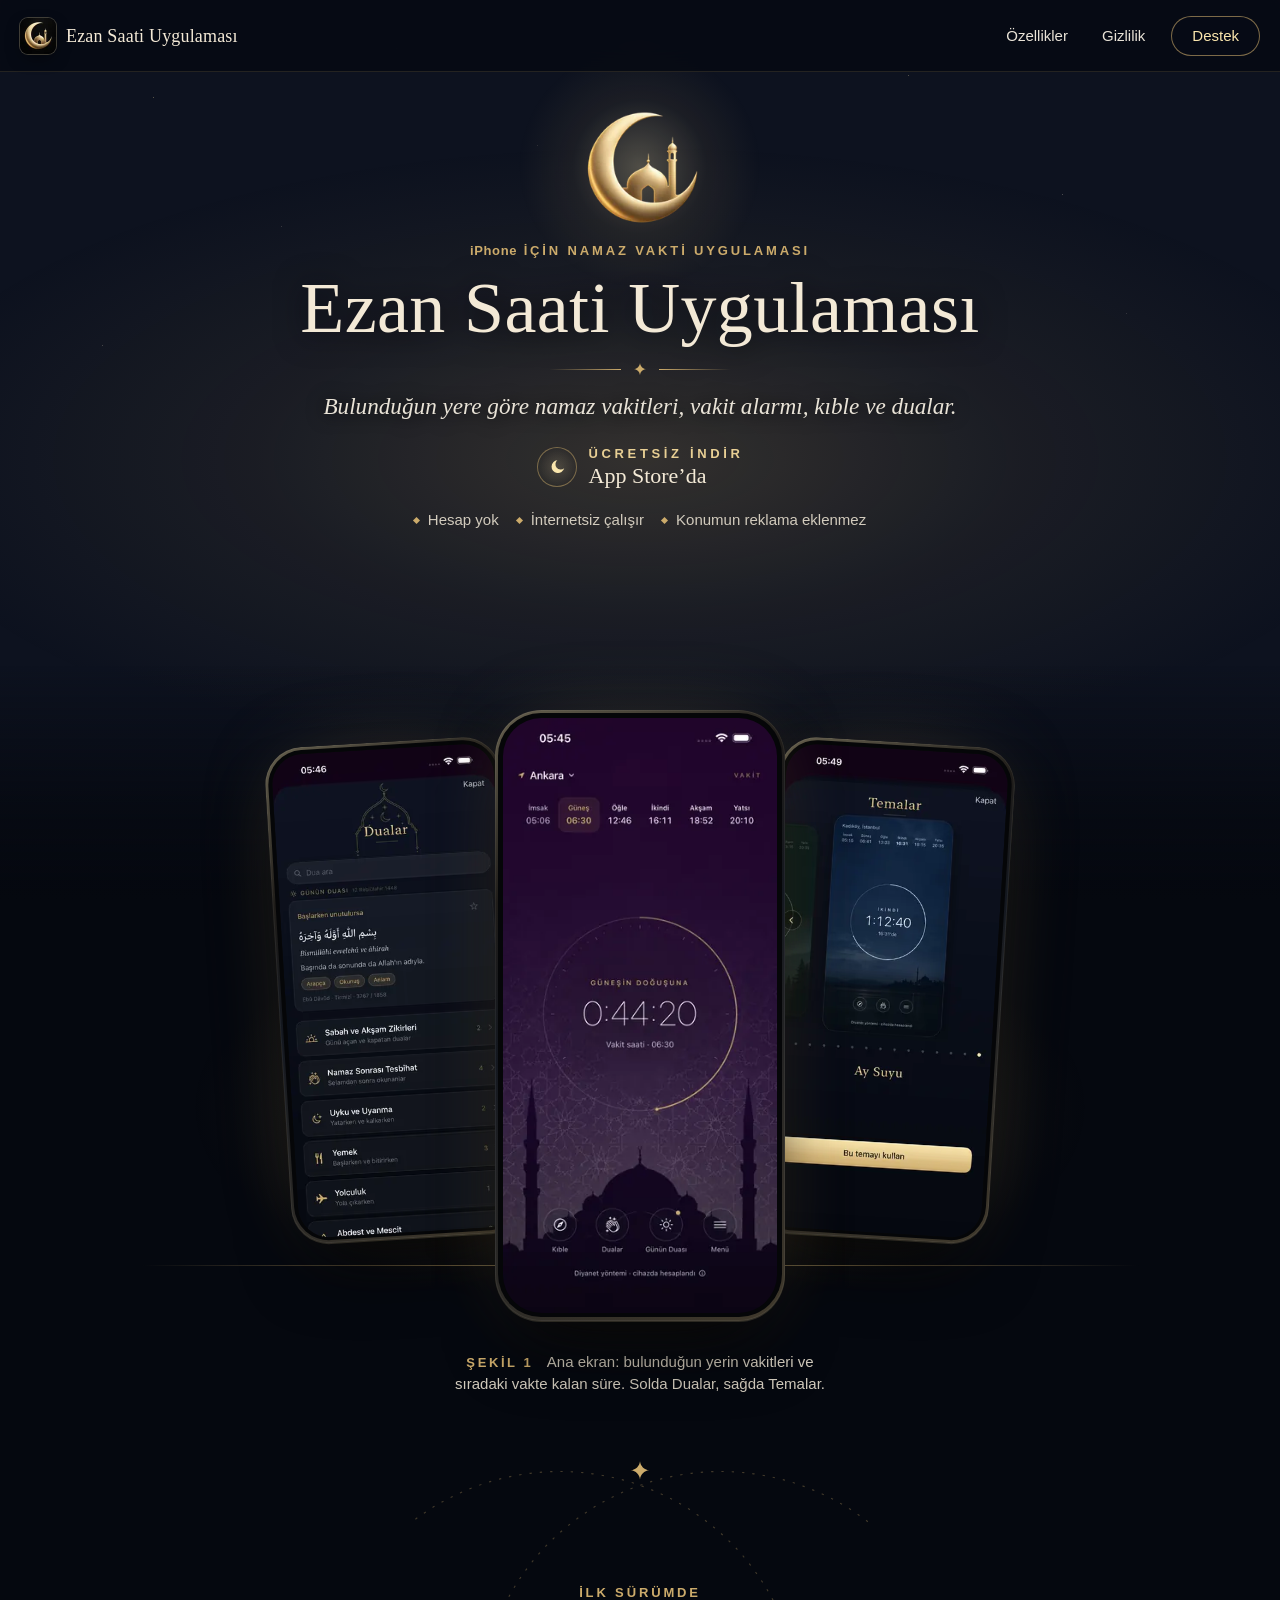
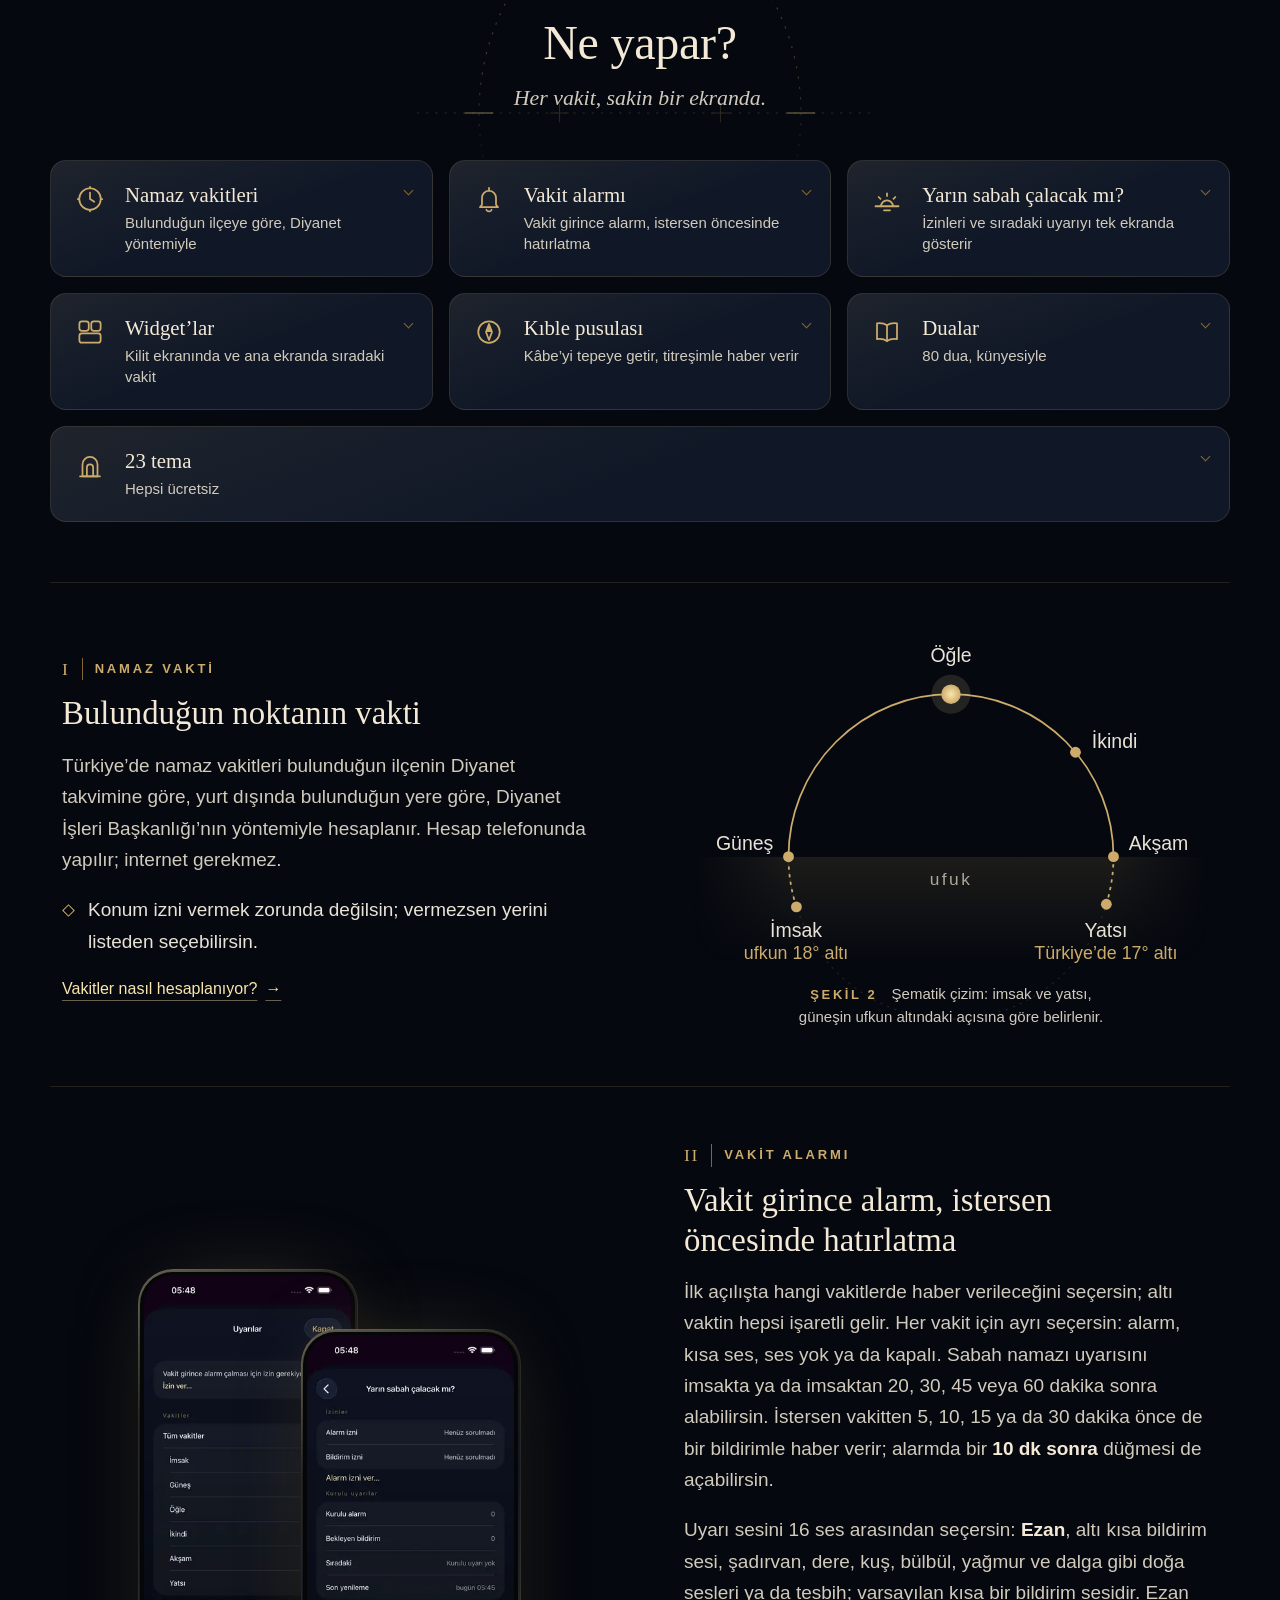
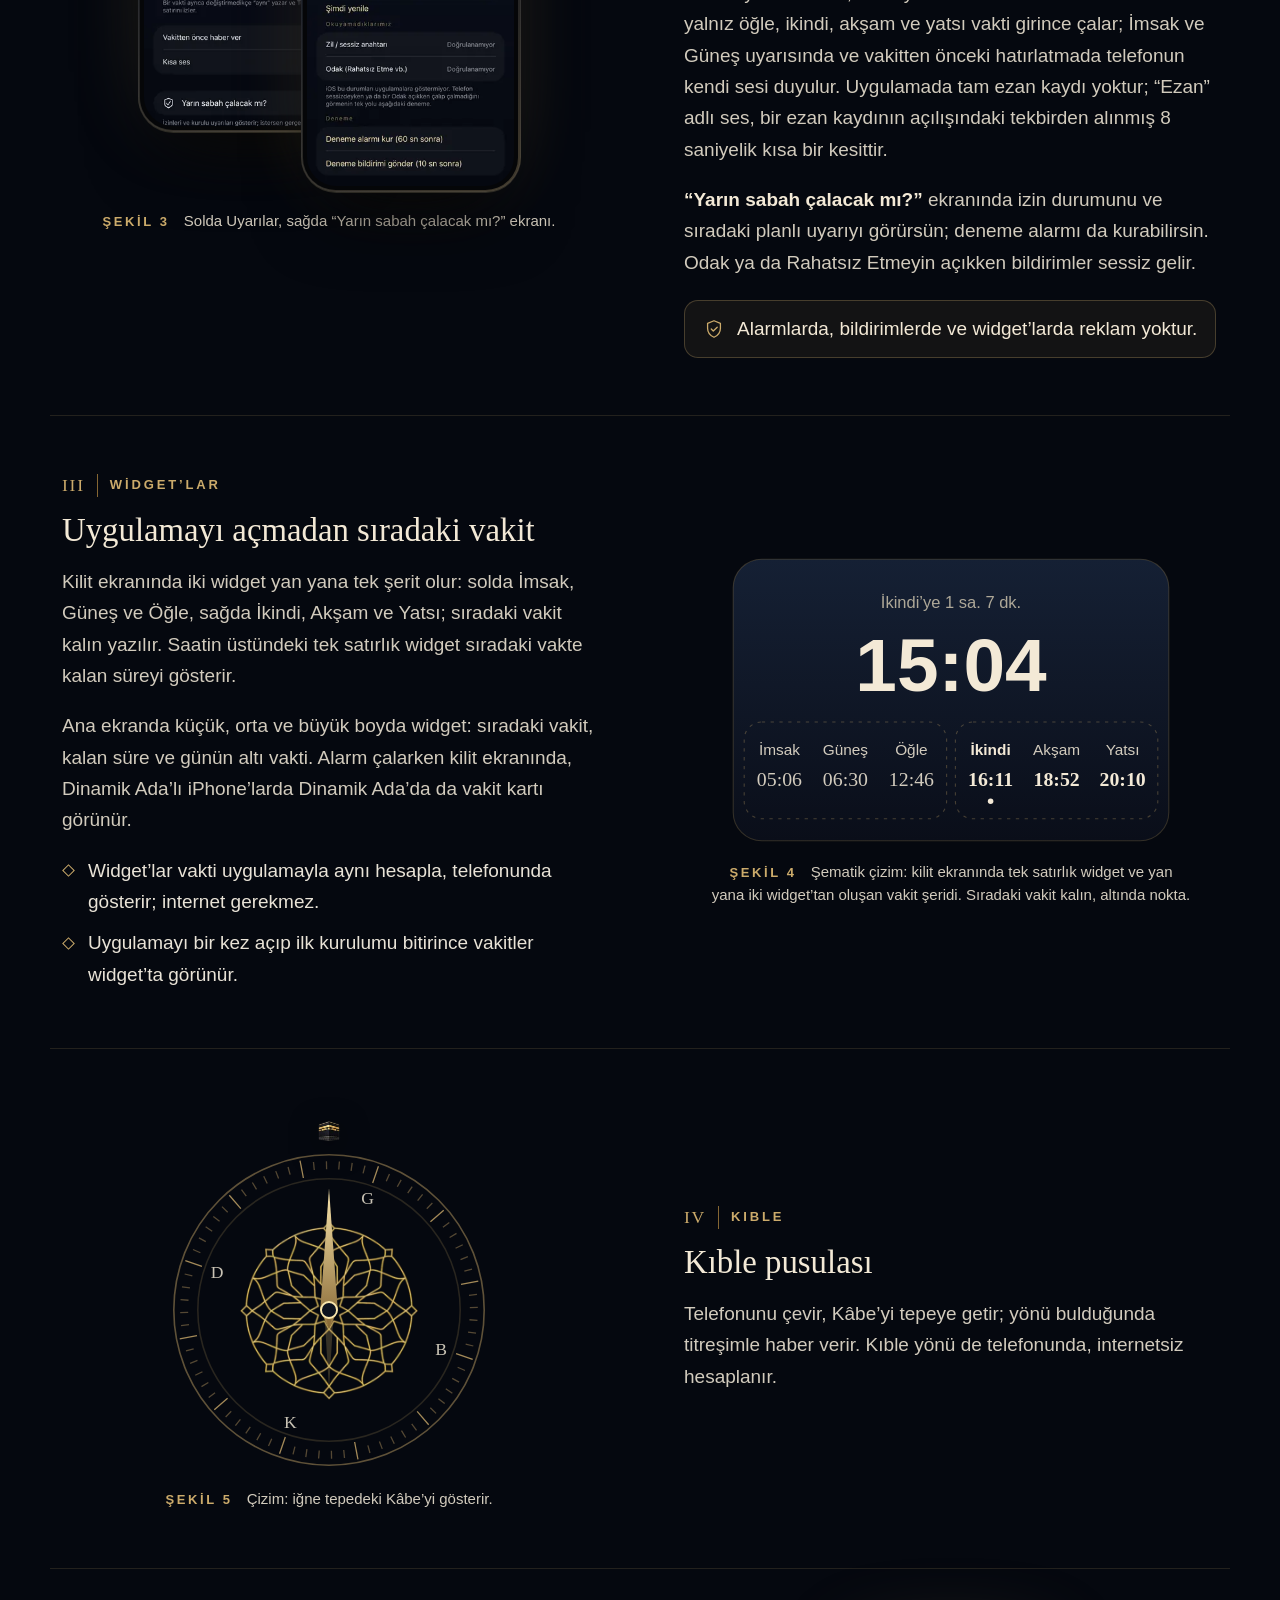
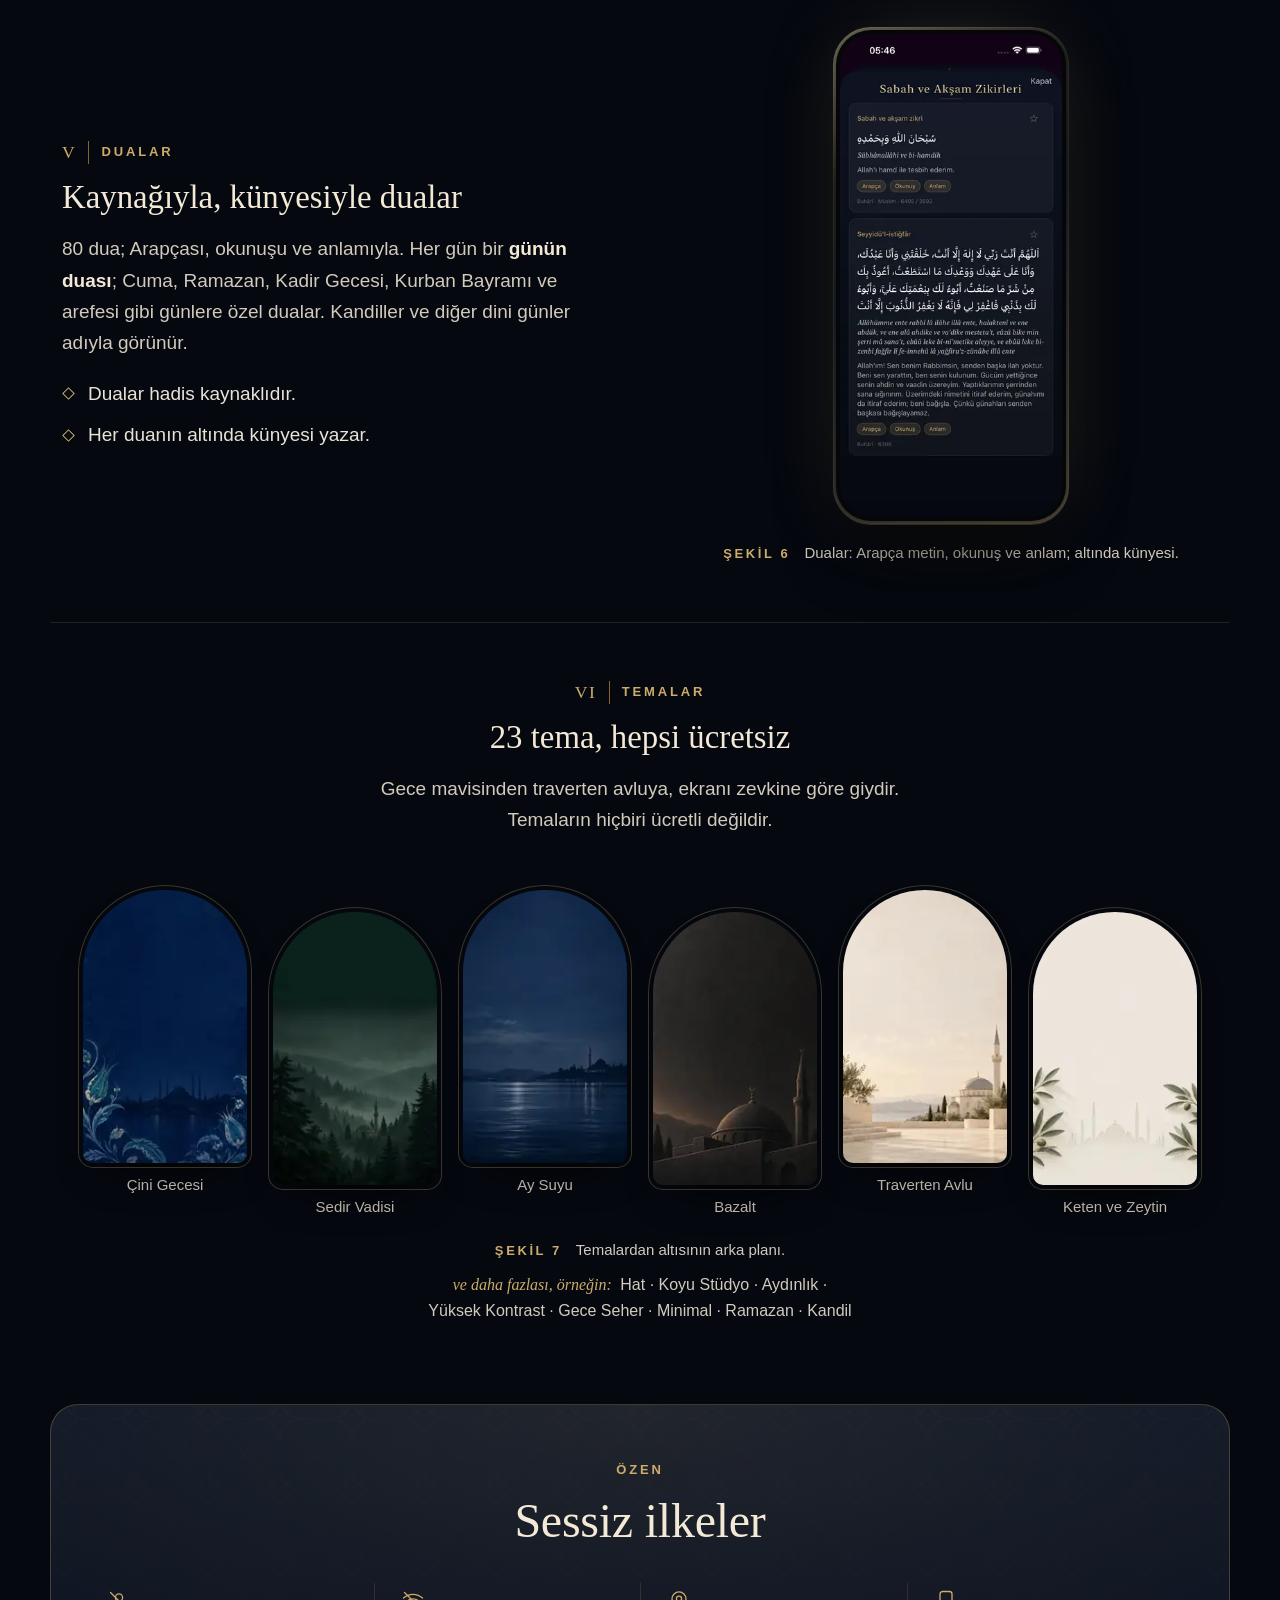
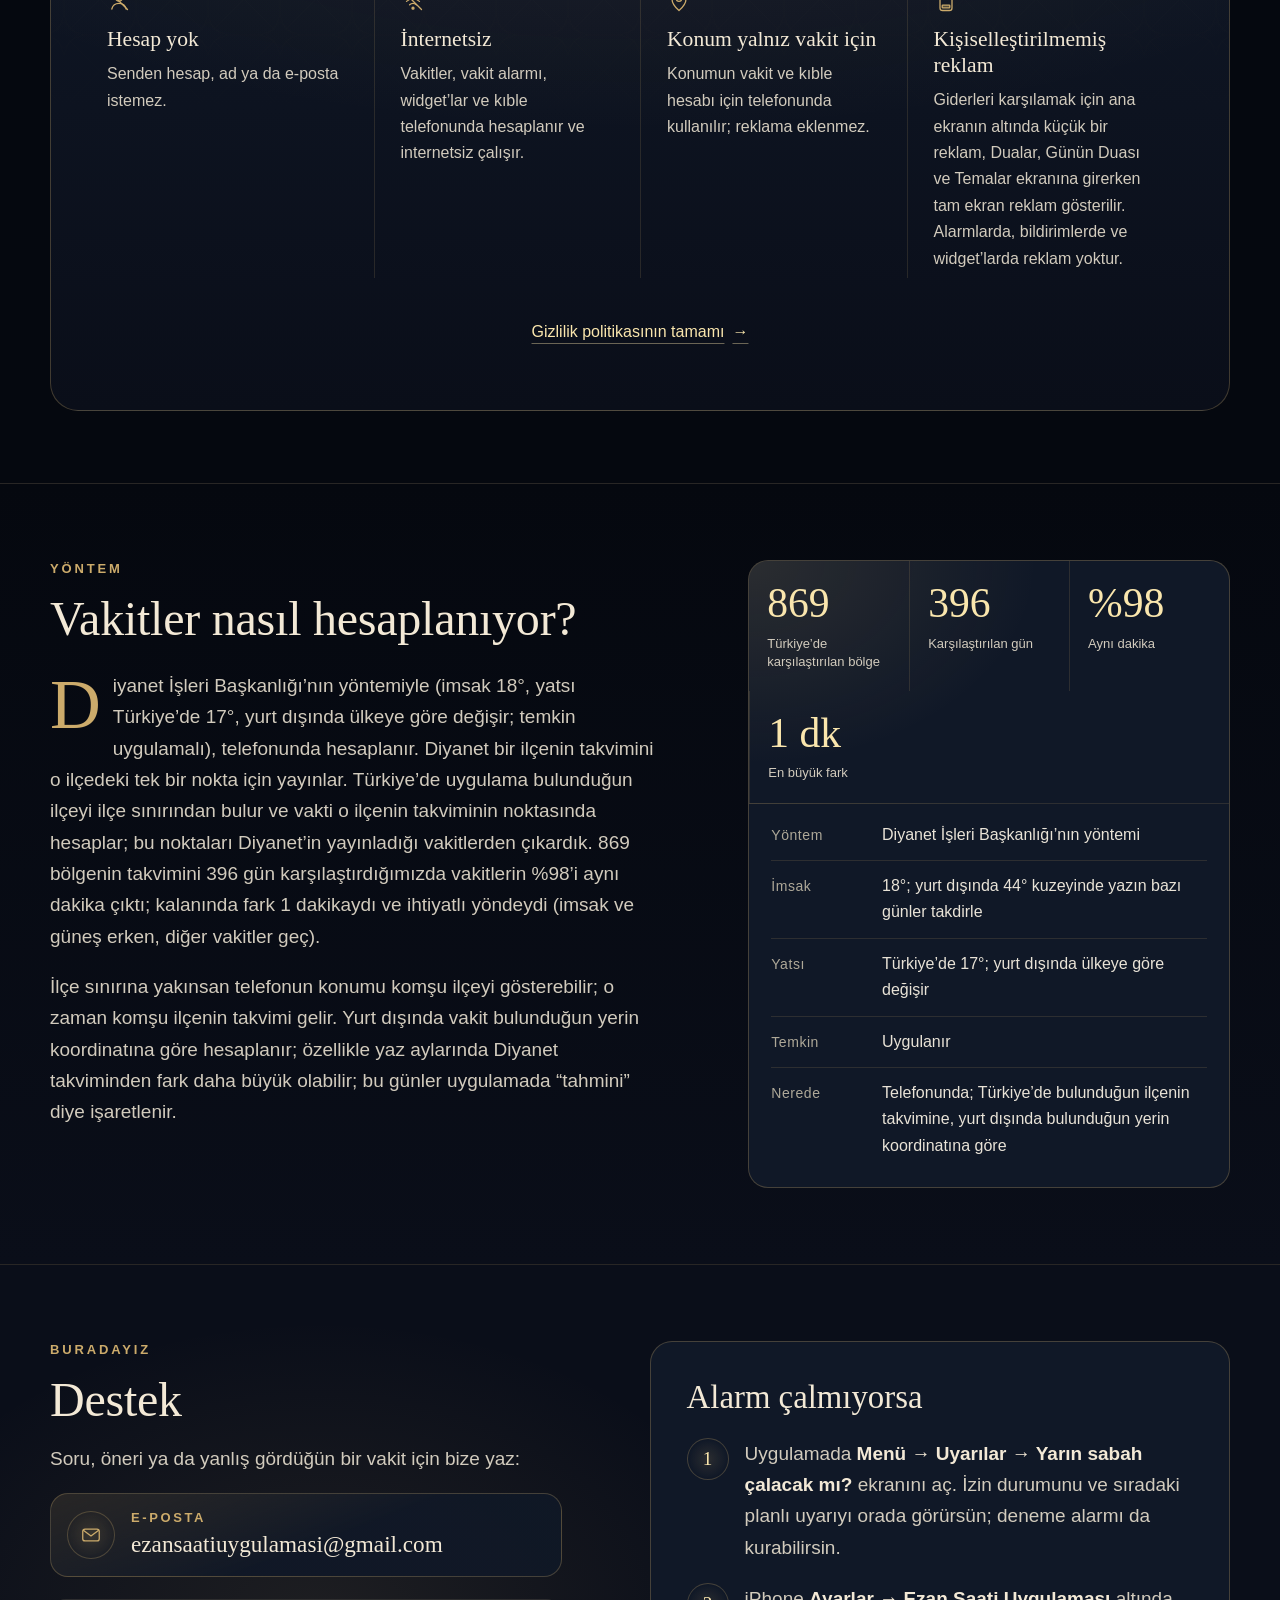
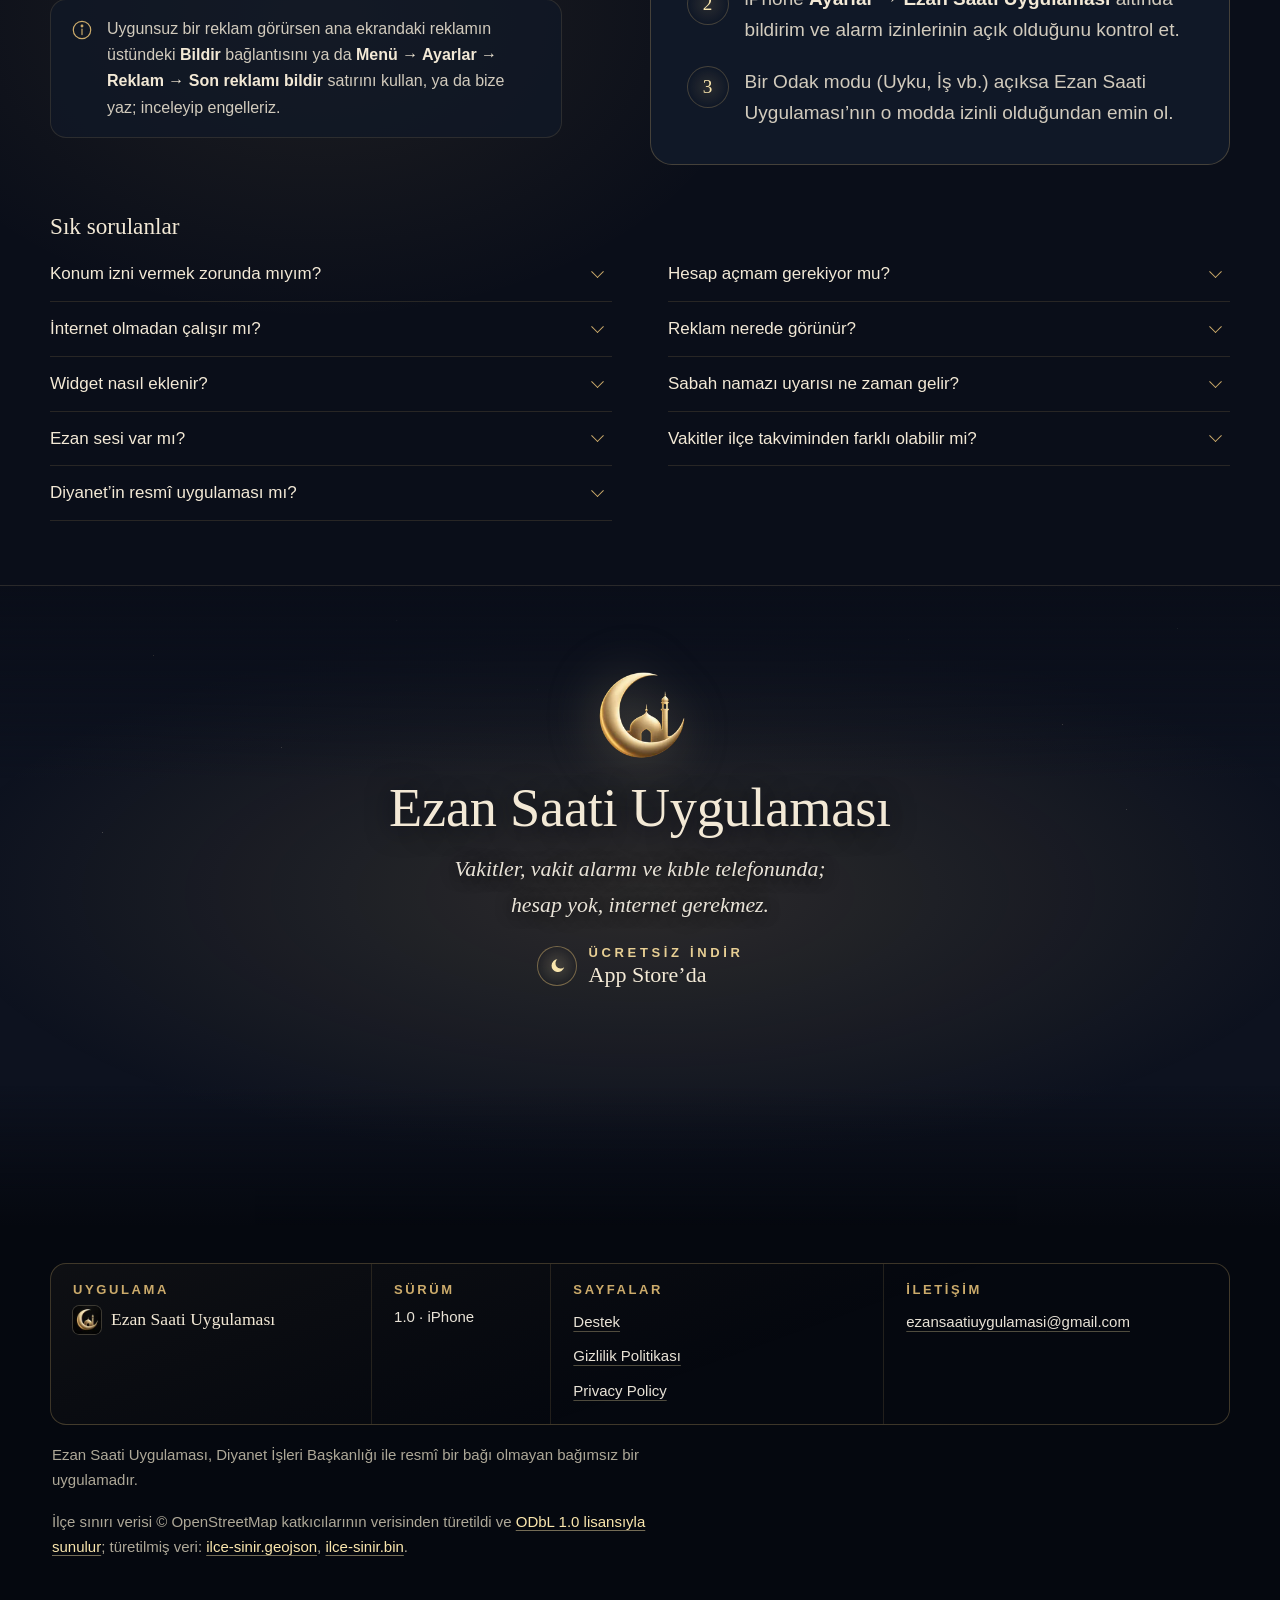
<file: index.html>
<!doctype html>
<html lang="tr">
<head>
<meta charset="utf-8">
<meta name="viewport" content="width=device-width,initial-scale=1,viewport-fit=cover">
<title>Ezan Saati Uygulaması — Namaz vakitleri, vakit alarmı, kıble ve dualar</title>
<meta name="description" content="Ezan Saati Uygulaması — bulunduğun yere göre namaz vakitleri, vakit alarmı, kilit ekranı ve ana ekran widget’ları, kıble ve dualar. Hesap gerektirmez; vakitler, alarm ve kıble internetsiz çalışır.">
<meta name="theme-color" content="#0D121F">
<meta name="color-scheme" content="dark">
<link rel="canonical" href="https://ezansaatiuygulamasi.github.io/">
<link rel="icon" href="favicon.ico" sizes="48x48">
<link rel="icon" type="image/png" sizes="96x96" href="favicon.png">
<link rel="apple-touch-icon" href="apple-touch-icon.png">
<meta property="og:type" content="website">
<meta property="og:locale" content="tr_TR">
<meta property="og:site_name" content="Ezan Saati Uygulaması">
<meta property="og:title" content="Ezan Saati Uygulaması">
<meta property="og:description" content="Bulunduğun yere göre namaz vakitleri, vakit alarmı, widget’lar, kıble ve dualar. Hesap yok; vakitler, alarm ve kıble internetsiz çalışır.">
<meta property="og:url" content="https://ezansaatiuygulamasi.github.io/">
<meta property="og:image" content="https://ezansaatiuygulamasi.github.io/og-gorsel.jpg">
<meta property="og:image:type" content="image/jpeg">
<meta property="og:image:width" content="1200">
<meta property="og:image:height" content="630">
<meta property="og:image:alt" content="Altın hilal ve cami logosu, altında Ezan Saati Uygulaması yazısı">
<meta name="twitter:card" content="summary_large_image">
<link rel="preload" as="image" href="varliklar/sahne/cami-dikey.webp" media="(max-width: 759px)">
<link rel="preload" as="image" href="varliklar/sahne/cami-genis.webp" media="(min-width: 760px)">
<link rel="stylesheet" href="css/site.css">
</head>
<body>
<a class="atla" href="#icerik">İçeriğe geç</a>

<svg width="0" height="0" style="position:absolute" aria-hidden="true" focusable="false">
  <symbol id="yildiz" viewBox="0 0 24 24"><path fill="currentColor" d="M12 1.5c.6 5.6 4.9 9.9 10.5 10.5-5.6.6-9.9 4.9-10.5 10.5C11.4 16.9 7.1 12.6 1.5 12 7.1 11.4 11.4 7.1 12 1.5z"/></symbol>
  <symbol id="i-hilal" viewBox="0 0 24 24"><path fill="currentColor" d="M15.6 3.6a8.6 8.6 0 1 0 4.8 13.4A7 7 0 0 1 15.6 3.6z"/></symbol>
  <symbol id="i-vakit" viewBox="0 0 24 24"><g fill="none" stroke="currentColor" stroke-width="1.4" stroke-linecap="round" stroke-linejoin="round"><circle cx="12" cy="12" r="8.6"/><path d="M12 6.8V12l3.4 2.2"/><path d="M12 2.2v1.2M12 20.6v1.2M2.2 12h1.2M20.6 12h1.2"/></g></symbol>
  <symbol id="i-alarm" viewBox="0 0 24 24"><g fill="none" stroke="currentColor" stroke-width="1.4" stroke-linecap="round" stroke-linejoin="round"><path d="M6.4 16.6V11a5.6 5.6 0 0 1 11.2 0v5.6l1.6 1.9H4.8z"/><path d="M9.9 20.6a2.3 2.3 0 0 0 4.2 0"/><path d="M12 3v2.4"/></g></symbol>
  <symbol id="i-widget" viewBox="0 0 24 24"><g fill="none" stroke="currentColor" stroke-width="1.4" stroke-linejoin="round"><rect x="3.5" y="3.5" width="7.5" height="7.5" rx="2"/><rect x="13" y="3.5" width="7.5" height="7.5" rx="2"/><rect x="3.5" y="13" width="17" height="7.5" rx="2"/></g></symbol>
  <symbol id="i-yarin" viewBox="0 0 24 24"><g fill="none" stroke="currentColor" stroke-width="1.4" stroke-linecap="round" stroke-linejoin="round"><path d="M2.8 17.8h18.4"/><path d="M7.2 17.8a4.8 4.8 0 0 1 9.6 0"/><path d="M12 7.4v2.2M5.3 10.4l1.5 1.5M18.7 10.4l-1.5 1.5"/><path d="M9.6 21h4.8"/></g></symbol>
  <symbol id="i-kible" viewBox="0 0 24 24"><g fill="none" stroke="currentColor" stroke-width="1.4" stroke-linecap="round" stroke-linejoin="round"><circle cx="12" cy="12" r="8.6"/><path d="M12 5.6l2.4 6.4-2.4 6.4-2.4-6.4z"/><path d="M12 5.6l2.4 6.4H9.6z" fill="currentColor" stroke="none"/></g></symbol>
  <symbol id="i-dua" viewBox="0 0 24 24"><g fill="none" stroke="currentColor" stroke-width="1.4" stroke-linecap="round" stroke-linejoin="round"><path d="M12 6.6C10 5.2 7.2 4.7 4 5.1v12.6c3.2-.4 6 .1 8 1.5 2-1.4 4.8-1.9 8-1.5V5.1c-3.2-.4-6 .1-8 1.5z"/><path d="M12 6.6v12.6"/></g></symbol>
  <symbol id="i-tema" viewBox="0 0 24 24"><g fill="none" stroke="currentColor" stroke-width="1.4" stroke-linejoin="round"><path d="M6 21V11.5a6 6 0 0 1 12 0V21z"/><path d="M9.5 21v-7a2.5 2.5 0 0 1 5 0v7"/><path d="M4 21h16" stroke-linecap="round"/></g></symbol>
  <symbol id="i-hesap" viewBox="0 0 24 24"><g fill="none" stroke="currentColor" stroke-width="1.3" stroke-linecap="round"><circle cx="12" cy="8.5" r="3.6"/><path d="M4.8 20c.9-3.6 3.8-5.6 7.2-5.6s6.3 2 7.2 5.6"/><path d="M3.5 3.5l17 17"/></g></symbol>
  <symbol id="i-cevrimdisi" viewBox="0 0 24 24"><g fill="none" stroke="currentColor" stroke-width="1.3" stroke-linecap="round"><path d="M2.5 9a14 14 0 0 1 19 0M5.5 12.4a9.5 9.5 0 0 1 13 0M8.6 15.8a5 5 0 0 1 6.8 0"/><circle cx="12" cy="19.2" r="1" fill="currentColor"/><path d="M3.5 3.5l17 17"/></g></symbol>
  <symbol id="i-konum" viewBox="0 0 24 24"><g fill="none" stroke="currentColor" stroke-width="1.3" stroke-linejoin="round"><path d="M12 21.5s-7-6.1-7-11.6a7 7 0 0 1 14 0c0 5.5-7 11.6-7 11.6z"/><circle cx="12" cy="9.8" r="2.6"/></g></symbol>
  <symbol id="i-reklam" viewBox="0 0 24 24"><g fill="none" stroke="currentColor" stroke-width="1.3" stroke-linejoin="round"><rect x="6" y="2.5" width="12" height="19" rx="2.6"/><rect x="8.2" y="16.2" width="7.6" height="2.6" rx=".6" fill="currentColor" fill-opacity=".35"/></g></symbol>
  <symbol id="i-bilgi" viewBox="0 0 24 24"><g fill="none" stroke="currentColor" stroke-width="1.3" stroke-linecap="round"><circle cx="12" cy="12" r="9.5"/><path d="M12 11v6"/><circle cx="12" cy="7.6" r=".9" fill="currentColor"/></g></symbol>
  <symbol id="i-zarf" viewBox="0 0 24 24"><g fill="none" stroke="currentColor" stroke-width="1.4" stroke-linecap="round" stroke-linejoin="round"><rect x="3" y="5.5" width="18" height="13" rx="2.5"/><path d="m4 7 8 6 8-6"/></g></symbol>
  <symbol id="i-kalkan" viewBox="0 0 24 24"><g fill="none" stroke="currentColor" stroke-width="1.4" stroke-linecap="round" stroke-linejoin="round"><path d="M12 3 5 5.8v5.4c0 4.6 3 8.1 7 9.8 4-1.7 7-5.2 7-9.8V5.8z"/><path d="m9 12 2.2 2.2L15.5 10"/></g></symbol>
</svg>

<header class="ust">
  <div class="ust__ic">
    <a class="marka" href="./" aria-label="Ezan Saati Uygulaması, ana sayfa">
      <img class="marka__simge" src="varliklar/marka/simge-72.webp" srcset="varliklar/marka/simge-72.webp 2x, varliklar/marka/simge-108.webp 3x" width="36" height="36" alt="">
      <span class="marka__ad">Ezan Saati <span>Uygulaması</span></span>
    </a>
    <nav class="ust__nav" aria-label="Site">
      <a href="#ozellikler">Özellikler</a>
      <a href="gizlilik.html">Gizlilik</a>
      <a class="ust__destek" href="#destek">Destek</a>
    </nav>
  </div>
</header>

<main id="icerik">

  <!-- ============ KAHRAMAN ============ -->
  <section class="kahraman" aria-labelledby="baslik">
    <div class="kahraman__sahne" aria-hidden="true">
      <picture>
        <source media="(min-width: 760px)" srcset="varliklar/sahne/cami-genis.webp" width="1400" height="1630">
        <img src="varliklar/sahne/cami-dikey.webp" alt="" width="900" height="1609" fetchpriority="high" decoding="async">
      </picture>
    </div>
    <div class="kahraman__icerik">
      <div class="amblem">
        <img src="varliklar/marka/amblem-160.webp" srcset="varliklar/marka/amblem-160.webp 1x, varliklar/marka/amblem-320.webp 2x, varliklar/marka/amblem-480.webp 3x" alt="Ezan Saati Uygulaması logosu: altın hilalin içinde kubbeli, minareli bir cami" width="160" height="160" fetchpriority="high">
      </div>
      <p class="ust-yazi"><span class="ust-yazi__marka">iPhone</span> için namaz vakti uygulaması</p>
      <h1 id="baslik">Ezan Saati Uygulaması</h1>
      <div class="sus" aria-hidden="true"><svg><use href="#yildiz"/></svg></div>
      <p class="vaat">Bulunduğun yere göre namaz vakitleri, vakit alarmı, kıble ve dualar.</p>
      <a class="yakinda" href="https://apps.apple.com/app/id6815903553" rel="noopener">
        <span class="yakinda__muhur" aria-hidden="true"><svg><use href="#i-hilal"/></svg></span>
        <span class="yakinda__metin"><span class="yakinda__ust">Ücretsiz indir</span> <span class="yakinda__alt">App Store’da</span></span>
      </a>
      <ul class="guven">
        <li>Hesap yok</li>
        <li>İnternetsiz çalışır</li>
        <li>Konumun reklama eklenmez</li>
      </ul>
    </div>
  </section>

  <!-- ============ VİTRİN: ilk ekranda yükselen üç ekran ============ -->
  <figure class="vitrin">
    <div class="telefonlar">
      <div class="telefon telefon--yan telefon--sol">
        <img src="varliklar/ekranlar/dualar-320.webp" srcset="varliklar/ekranlar/dualar-320.webp 320w, varliklar/ekranlar/dualar-640.webp 640w" sizes="(min-width: 760px) 224px, 118px" alt="Dualar ekranı: en üstte arama kutusu ve günün duası kartı, altında Sabah ve Akşam Zikirleri, Namaz Sonrası Tesbihat, Uyku ve Uyanma, Yemek gibi dua bölümleri" width="320" height="695" decoding="async">
      </div>
      <div class="telefon telefon--orta">
        <img src="varliklar/ekranlar/ana-ekran-320.webp" srcset="varliklar/ekranlar/ana-ekran-320.webp 320w, varliklar/ekranlar/ana-ekran-640.webp 640w" sizes="(min-width: 760px) 274px, 186px" alt="Ana ekran: üstte Ankara için İmsak 05.06, Güneş 06.30, Öğle 12.46, İkindi 16.11, Akşam 18.52, Yatsı 20.10; ortada güneşin doğuşuna kalan süre 0.44.20; altta cami silüeti ile Kıble, Dualar, Günün Duası ve Menü düğmeleri" width="320" height="695" decoding="async" fetchpriority="high">
      </div>
      <div class="telefon telefon--yan telefon--sag">
        <img src="varliklar/ekranlar/temalar-320.webp" srcset="varliklar/ekranlar/temalar-320.webp 320w, varliklar/ekranlar/temalar-640.webp 640w" sizes="(min-width: 760px) 224px, 118px" alt="Temalar ekranı: Ay Suyu temasının önizlemesi, gece denizi ve kıyıda cami silüeti; altında Bu temayı kullan düğmesi" width="320" height="695" decoding="async">
      </div>
    </div>
    <figcaption class="sekil"><span class="sekil__no">Şekil 1</span> Ana ekran: bulunduğun yerin vakitleri ve sıradaki vakte kalan süre. Solda Dualar, sağda Temalar.</figcaption>
  </figure>

  <!-- ============ NE YAPAR? dizin + bölümler ============ -->
  <section class="ozellikler" id="ozellikler" aria-labelledby="ozellik-baslik">
    <div class="kap">
      <header class="bolum-bas bolum-bas--kemer">
        <svg class="kemer-cizim" viewBox="0 0 400 300" aria-hidden="true" focusable="false">
          <g class="kemer-cizim__insa" fill="none" stroke="currentColor" stroke-width="1">
            <path d="M-10 220H410" stroke-dasharray="2 6"/>
            <circle cx="270" cy="220" r="210" stroke-dasharray="2 7"/>
            <circle cx="130" cy="220" r="210" stroke-dasharray="2 7"/>
            <path d="M262 220h16M270 212v16M122 220h16M130 212v16"/>
          </g>
          <g fill="none" stroke="currentColor" stroke-linecap="round">
            <path class="ciz" pathLength="1" stroke-width="1.6" d="M60 300V220A210 210 0 0 1 200 22 210 210 0 0 1 340 220V300"/>
            <path class="ciz ciz--gec" pathLength="1" stroke-width="1" d="M72 300V220A198 198 0 0 1 200 34.8 198 198 0 0 1 328 220V300"/>
            <path d="M48 220h24M328 220h24" stroke-width="1"/>
          </g>
          <use href="#yildiz" x="191" y="0" width="18" height="18" fill="currentColor" class="kemer-cizim__yildiz"/>
        </svg>
        <p class="ust-yazi">İlk sürümde</p>
        <h2 id="ozellik-baslik">Ne yapar?</h2>
        <p class="bolum-bas__alt">Her vakit, sakin bir ekranda.</p>
      </header>

      <ol class="dizin" role="list">
        <li><a href="#vakit"><svg aria-hidden="true"><use href="#i-vakit"/></svg><span class="dizin__ad">Namaz vakitleri</span><span class="dizin__alt">Bulunduğun ilçeye göre, Diyanet yöntemiyle</span></a></li>
        <li><a href="#alarm"><svg aria-hidden="true"><use href="#i-alarm"/></svg><span class="dizin__ad">Vakit alarmı</span><span class="dizin__alt">Vakit girince alarm, istersen öncesinde hatırlatma</span></a></li>
        <li><a href="#yarin-sabah"><svg aria-hidden="true"><use href="#i-yarin"/></svg><span class="dizin__ad">Yarın sabah çalacak mı?</span><span class="dizin__alt">İzinleri ve sıradaki uyarıyı tek ekranda gösterir</span></a></li>
        <li><a href="#widgetlar"><svg aria-hidden="true"><use href="#i-widget"/></svg><span class="dizin__ad">Widget’lar</span><span class="dizin__alt">Kilit ekranında ve ana ekranda sıradaki vakit</span></a></li>
        <li><a href="#kible"><svg aria-hidden="true"><use href="#i-kible"/></svg><span class="dizin__ad">Kıble pusulası</span><span class="dizin__alt">Kâbe’yi tepeye getir, titreşimle haber verir</span></a></li>
        <li><a href="#dualar"><svg aria-hidden="true"><use href="#i-dua"/></svg><span class="dizin__ad">Dualar</span><span class="dizin__alt">80 dua, künyesiyle</span></a></li>
        <li><a href="#temalar"><svg aria-hidden="true"><use href="#i-tema"/></svg><span class="dizin__ad">23 tema</span><span class="dizin__alt">Hepsi ücretsiz</span></a></li>
      </ol>

      <!-- I · Vakit -->
      <article class="bolum" id="vakit" aria-labelledby="b1">
        <div class="bolum__metin belir">
          <p class="bolum__no"><span aria-hidden="true">I</span>Namaz vakti</p>
          <h3 id="b1">Bulunduğun noktanın vakti</h3>
          <p>Türkiye’de namaz vakitleri bulunduğun ilçenin Diyanet takvimine göre, yurt dışında bulunduğun yere göre, Diyanet İşleri Başkanlığı’nın yöntemiyle hesaplanır. Hesap telefonunda yapılır; internet gerekmez.</p>
          <ul class="imler">
            <li>Konum izni vermek zorunda değilsin; vermezsen yerini listeden seçebilirsin.</li>
          </ul>
          <a class="bag" href="#hesap">Vakitler nasıl hesaplanıyor? <span aria-hidden="true">→</span></a>
        </div>
        <figure class="bolum__gorsel yay-kap belir">
          <svg class="yay" viewBox="0 0 480 300" role="img" aria-labelledby="yay-t">
            <title id="yay-t">Güneşin gün içindeki yolu: imsakta ufkun 18° altında, güneş vaktinde ufukta, öğlede en yüksekte, akşamda yine ufukta, yatsıda Türkiye’de ufkun 17° altında.</title>
            <defs>
              <linearGradient id="yay-gece" x1="0" y1="0" x2="0" y2="1"><stop offset="0" stop-color="#ccab6b" stop-opacity=".12"/><stop offset="1" stop-color="#ccab6b" stop-opacity="0"/></linearGradient>
              <linearGradient id="yay-yatay"><stop offset="0" stop-color="#fff" stop-opacity="0"/><stop offset=".2" stop-color="#fff"/><stop offset=".8" stop-color="#fff"/><stop offset="1" stop-color="#fff" stop-opacity="0"/></linearGradient>
              <linearGradient id="yay-ufuk"><stop offset="0" stop-color="#ccab6b" stop-opacity="0"/><stop offset=".15" stop-color="#ccab6b" stop-opacity=".7"/><stop offset=".85" stop-color="#ccab6b" stop-opacity=".7"/><stop offset="1" stop-color="#ccab6b" stop-opacity="0"/></linearGradient>
              <mask id="yay-maske"><rect x="0" y="200" width="480" height="100" fill="url(#yay-yatay)"/></mask>
              <radialGradient id="yay-gunes"><stop offset="0" stop-color="#fae6ad"/><stop offset="1" stop-color="#ccab6b"/></radialGradient>
            </defs>
            <rect x="0" y="200" width="480" height="100" fill="url(#yay-gece)" mask="url(#yay-maske)"/>
            <circle cx="240" cy="200" r="150" fill="none" stroke="#ccab6b" stroke-opacity=".16" stroke-dasharray="2 5"/>
            <path d="M90 200A150 150 0 0 1 390 200" fill="none" stroke="#ccab6b" stroke-width="1.6"/>
            <path d="M97.3 246.4A150 150 0 0 1 90 200" fill="none" stroke="#ccab6b" stroke-width="1.6" stroke-dasharray="3 4"/>
            <path d="M390 200A150 150 0 0 1 383.4 243.9" fill="none" stroke="#ccab6b" stroke-width="1.6" stroke-dasharray="3 4"/>
            <line x1="10" y1="200" x2="470" y2="200" stroke="url(#yay-ufuk)"/>
            <text class="yay__soluk" x="240" y="226" text-anchor="middle">ufuk</text>
            <g fill="#ccab6b">
              <circle cx="97.3" cy="246.4" r="5"/><circle cx="90" cy="200" r="5"/>
              <circle cx="354.9" cy="103.6" r="5"/><circle cx="390" cy="200" r="5"/><circle cx="383.4" cy="243.9" r="5"/>
            </g>
            <circle cx="240" cy="50" r="18" fill="#fae6ad" fill-opacity=".12"/>
            <circle cx="240" cy="50" r="9" fill="url(#yay-gunes)"/>
            <text x="240" y="20" text-anchor="middle">Öğle</text>
            <text x="370" y="100">İkindi</text>
            <text x="76" y="194" text-anchor="end">Güneş</text>
            <text x="404" y="194">Akşam</text>
            <text x="97" y="274" text-anchor="middle">İmsak</text><text class="yay__derece" x="97" y="294" text-anchor="middle">ufkun 18° altı</text>
            <text x="383" y="274" text-anchor="middle">Yatsı</text><text class="yay__derece" x="383" y="294" text-anchor="middle">Türkiye’de 17° altı</text>
          </svg>
          <figcaption class="sekil"><span class="sekil__no">Şekil 2</span> Şematik çizim: imsak ve yatsı, güneşin ufkun altındaki açısına göre belirlenir.</figcaption>
        </figure>
      </article>

      <!-- II · Alarm -->
      <article class="bolum bolum--ters" id="alarm" aria-labelledby="b2">
        <div class="bolum__metin belir">
          <p class="bolum__no"><span aria-hidden="true">II</span>Vakit alarmı</p>
          <h3 id="b2">Vakit girince alarm, istersen öncesinde hatırlatma</h3>
          <p>İlk açılışta hangi vakitlerde haber verileceğini seçersin; altı vaktin hepsi işaretli gelir. Her vakit için ayrı seçersin: alarm, kısa ses, ses yok ya da kapalı. Sabah namazı uyarısını imsakta ya da imsaktan 20, 30, 45 veya 60 dakika sonra alabilirsin. İstersen vakitten 5, 10, 15 ya da 30 dakika önce de bir bildirimle haber verir; alarmda bir <strong>10 dk sonra</strong> düğmesi de açabilirsin.</p>
          <p>Uyarı sesini 16 ses arasından seçersin: <strong>Ezan</strong>, altı kısa bildirim sesi, şadırvan, dere, kuş, bülbül, yağmur ve dalga gibi doğa sesleri ya da tesbih; varsayılan kısa bir bildirim sesidir. Ezan yalnız öğle, ikindi, akşam ve yatsı vakti girince çalar; İmsak ve Güneş uyarısında ve vakitten önceki hatırlatmada telefonun kendi sesi duyulur. Uygulamada tam ezan kaydı yoktur; “Ezan” adlı ses, bir ezan kaydının açılışındaki tekbirden alınmış 8 saniyelik kısa bir kesittir.</p>
          <p id="yarin-sabah"><strong>“Yarın sabah çalacak mı?”</strong> ekranında izin durumunu ve sıradaki planlı uyarıyı görürsün; deneme alarmı da kurabilirsin. Odak ya da Rahatsız Etmeyin açıkken bildirimler sessiz gelir.</p>
          <p class="guvence"><svg aria-hidden="true"><use href="#i-kalkan"/></svg>Alarmlarda, bildirimlerde ve widget’larda reklam yoktur.</p>
        </div>
        <figure class="bolum__gorsel belir">
          <div class="ikili">
            <div class="telefon">
              <img src="varliklar/ekranlar/uyarilar-320.webp" srcset="varliklar/ekranlar/uyarilar-320.webp 320w, varliklar/ekranlar/uyarilar-640.webp 640w" sizes="(min-width: 900px) 219px, 159px" alt="Uyarılar ekranı: Tüm vakitler Alarm; altında her vakit için ayrı satır (Güneş kapalı, diğerleri tüm vakitlerle aynı) ve Vakitten önce haber ver satırı" width="320" height="695" loading="lazy" decoding="async">
            </div>
            <div class="telefon">
              <img src="varliklar/ekranlar/yarin-sabah-320.webp" srcset="varliklar/ekranlar/yarin-sabah-320.webp 320w, varliklar/ekranlar/yarin-sabah-640.webp 640w" sizes="(min-width: 900px) 219px, 159px" alt="Yarın sabah çalacak mı ekranı: alarm ve bildirim izninin durumu, kurulu alarm ve bekleyen bildirim sayısı, sıradaki uyarı ve Deneme alarmı kur düğmesi" width="320" height="695" loading="lazy" decoding="async">
            </div>
          </div>
          <figcaption class="sekil"><span class="sekil__no">Şekil 3</span> Solda Uyarılar, sağda “Yarın sabah çalacak mı?” ekranı.</figcaption>
        </figure>
      </article>

      <!-- III · Widget'lar -->
      <article class="bolum" id="widgetlar" aria-labelledby="bw">
        <div class="bolum__metin belir">
          <p class="bolum__no"><span aria-hidden="true">III</span>Widget’lar</p>
          <h3 id="bw">Uygulamayı açmadan sıradaki vakit</h3>
          <p>Kilit ekranında iki widget yan yana tek şerit olur: solda İmsak, Güneş ve Öğle, sağda İkindi, Akşam ve Yatsı; sıradaki vakit kalın yazılır. Saatin üstündeki tek satırlık widget sıradaki vakte kalan süreyi gösterir.</p>
          <p>Ana ekranda küçük, orta ve büyük boyda widget: sıradaki vakit, kalan süre ve günün altı vakti. Alarm çalarken kilit ekranında, Dinamik Ada’lı iPhone’larda Dinamik Ada’da da vakit kartı görünür.</p>
          <ul class="imler">
            <li>Widget’lar vakti uygulamayla aynı hesapla, telefonunda gösterir; internet gerekmez.</li>
            <li>Uygulamayı bir kez açıp ilk kurulumu bitirince vakitler widget’ta görünür.</li>
          </ul>
        </div>
        <figure class="bolum__gorsel kilit-kap belir">
          <svg class="kilit" viewBox="0 0 400 260" role="img" aria-labelledby="kilit-t">
            <title id="kilit-t">Kilit ekranı çizimi: saatin üstünde “İkindi’ye 1 sa. 7 dk.” yazan tek satırlık widget; saatin altında yan yana iki widget, solda İmsak 05:06, Güneş 06:30, Öğle 12:46, sağda İkindi 16:11 (sıradaki vakit, kalın ve altında nokta), Akşam 18:52, Yatsı 20:10.</title>
            <defs>
              <linearGradient id="kilit-zemin" x1="0" y1="0" x2="0" y2="1"><stop offset="0" stop-color="#152034"/><stop offset="1" stop-color="#0a0e19"/></linearGradient>
            </defs>
            <rect x="2" y="2" width="396" height="256" rx="26" fill="url(#kilit-zemin)" stroke="#ccab6b" stroke-opacity=".22"/>
            <text class="kilit__satir" x="200" y="46" text-anchor="middle">İkindi’ye 1 sa. 7 dk.</text>
            <text class="kilit__saat" x="200" y="122" text-anchor="middle">15:04</text>
            <g fill="none" stroke="#ccab6b" stroke-opacity=".3" stroke-dasharray="3 5">
              <rect x="12" y="150" width="184" height="88" rx="16"/>
              <rect x="204" y="150" width="184" height="88" rx="16"/>
            </g>
            <g text-anchor="middle">
              <text class="kilit__ad" x="44" y="180">İmsak</text><text class="kilit__vakit kilit__gecmis" x="44" y="208">05:06</text>
              <text class="kilit__ad" x="104" y="180">Güneş</text><text class="kilit__vakit kilit__gecmis" x="104" y="208">06:30</text>
              <text class="kilit__ad" x="164" y="180">Öğle</text><text class="kilit__vakit kilit__gecmis" x="164" y="208">12:46</text>
              <text class="kilit__ad kilit__siradaki" x="236" y="180">İkindi</text><text class="kilit__vakit kilit__siradaki" x="236" y="208">16:11</text>
              <text class="kilit__ad" x="296" y="180">Akşam</text><text class="kilit__vakit kilit__gelecek" x="296" y="208">18:52</text>
              <text class="kilit__ad" x="356" y="180">Yatsı</text><text class="kilit__vakit kilit__gelecek" x="356" y="208">20:10</text>
            </g>
            <circle cx="236" cy="222" r="2.5" fill="#f3e9d6"/>
          </svg>
          <figcaption class="sekil"><span class="sekil__no">Şekil 4</span> Şematik çizim: kilit ekranında tek satırlık widget ve yan yana iki widget’tan oluşan vakit şeridi. Sıradaki vakit kalın, altında nokta.</figcaption>
        </figure>
      </article>

      <!-- IV · Kıble -->
      <article class="bolum bolum--ters" id="kible" aria-labelledby="b3">
        <div class="bolum__metin belir">
          <p class="bolum__no"><span aria-hidden="true">IV</span>Kıble</p>
          <h3 id="b3">Kıble pusulası</h3>
          <p>Telefonunu çevir, Kâbe’yi tepeye getir; yönü bulduğunda titreşimle haber verir. Kıble yönü de telefonunda, internetsiz hesaplanır.</p>
        </div>
        <figure class="bolum__gorsel pusula-kap belir">
          <div class="pusula" role="img" aria-label="Kıble pusulası çizimi: ortada altın bir gül motifi, iğne tepedeki Kâbe’yi gösteriyor">
            <svg class="pusula__halka" viewBox="0 0 200 200" aria-hidden="true">
              <circle cx="100" cy="100" r="97" fill="none" stroke="currentColor" stroke-opacity=".45"/>
              <circle cx="100" cy="100" r="82" fill="none" stroke="currentColor" stroke-opacity=".18"/>
              <g stroke="currentColor" stroke-width=".8"><line x1="72.7" y1="179.4" x2="69.1" y2="189.8" stroke-opacity="0.8"/><line x1="64.2" y1="180.4" x2="62.2" y2="185.0" stroke-opacity="0.4"/><line x1="57.3" y1="177.0" x2="54.9" y2="181.3" stroke-opacity="0.4"/><line x1="50.8" y1="173.0" x2="48.0" y2="177.1" stroke-opacity="0.4"/><line x1="44.6" y1="168.4" x2="41.5" y2="172.3" stroke-opacity="0.4"/><line x1="38.9" y1="163.3" x2="35.4" y2="166.9" stroke-opacity="0.4"/><line x1="36.6" y1="155.1" x2="28.3" y2="162.3" stroke-opacity="0.8"/><line x1="28.8" y1="151.7" x2="24.8" y2="154.7" stroke-opacity="0.4"/><line x1="24.6" y1="145.3" x2="20.3" y2="147.9" stroke-opacity="0.4"/><line x1="20.9" y1="138.6" x2="16.4" y2="140.8" stroke-opacity="0.4"/><line x1="17.8" y1="131.5" x2="13.2" y2="133.3" stroke-opacity="0.4"/><line x1="15.4" y1="124.3" x2="10.6" y2="125.6" stroke-opacity="0.4"/><line x1="17.5" y1="116.0" x2="6.7" y2="118.1" stroke-opacity="0.8"/><line x1="12.5" y1="109.2" x2="7.5" y2="109.7" stroke-opacity="0.4"/><line x1="12.0" y1="101.5" x2="7.0" y2="101.6" stroke-opacity="0.4"/><line x1="12.2" y1="93.9" x2="7.2" y2="93.5" stroke-opacity="0.4"/><line x1="13.1" y1="86.2" x2="8.1" y2="85.5" stroke-opacity="0.4"/><line x1="14.6" y1="78.7" x2="9.8" y2="77.5" stroke-opacity="0.4"/><line x1="20.6" y1="72.7" x2="10.2" y2="69.1" stroke-opacity="0.8"/><line x1="19.6" y1="64.2" x2="15.0" y2="62.2" stroke-opacity="0.4"/><line x1="23.0" y1="57.3" x2="18.7" y2="54.9" stroke-opacity="0.4"/><line x1="27.0" y1="50.8" x2="22.9" y2="48.0" stroke-opacity="0.4"/><line x1="31.6" y1="44.6" x2="27.7" y2="41.5" stroke-opacity="0.4"/><line x1="36.7" y1="38.9" x2="33.1" y2="35.4" stroke-opacity="0.4"/><line x1="44.9" y1="36.6" x2="37.7" y2="28.3" stroke-opacity="0.8"/><line x1="48.3" y1="28.8" x2="45.3" y2="24.8" stroke-opacity="0.4"/><line x1="54.7" y1="24.6" x2="52.1" y2="20.3" stroke-opacity="0.4"/><line x1="61.4" y1="20.9" x2="59.2" y2="16.4" stroke-opacity="0.4"/><line x1="68.5" y1="17.8" x2="66.7" y2="13.2" stroke-opacity="0.4"/><line x1="75.7" y1="15.4" x2="74.4" y2="10.6" stroke-opacity="0.4"/><line x1="84.0" y1="17.5" x2="81.9" y2="6.7" stroke-opacity="0.8"/><line x1="90.8" y1="12.5" x2="90.3" y2="7.5" stroke-opacity="0.4"/><line x1="98.5" y1="12.0" x2="98.4" y2="7.0" stroke-opacity="0.4"/><line x1="106.1" y1="12.2" x2="106.5" y2="7.2" stroke-opacity="0.4"/><line x1="113.8" y1="13.1" x2="114.5" y2="8.1" stroke-opacity="0.4"/><line x1="121.3" y1="14.6" x2="122.5" y2="9.8" stroke-opacity="0.4"/><line x1="127.3" y1="20.6" x2="130.9" y2="10.2" stroke-opacity="0.8"/><line x1="135.8" y1="19.6" x2="137.8" y2="15.0" stroke-opacity="0.4"/><line x1="142.7" y1="23.0" x2="145.1" y2="18.7" stroke-opacity="0.4"/><line x1="149.2" y1="27.0" x2="152.0" y2="22.9" stroke-opacity="0.4"/><line x1="155.4" y1="31.6" x2="158.5" y2="27.7" stroke-opacity="0.4"/><line x1="161.1" y1="36.7" x2="164.6" y2="33.1" stroke-opacity="0.4"/><line x1="163.4" y1="44.9" x2="171.7" y2="37.7" stroke-opacity="0.8"/><line x1="171.2" y1="48.3" x2="175.2" y2="45.3" stroke-opacity="0.4"/><line x1="175.4" y1="54.7" x2="179.7" y2="52.1" stroke-opacity="0.4"/><line x1="179.1" y1="61.4" x2="183.6" y2="59.2" stroke-opacity="0.4"/><line x1="182.2" y1="68.5" x2="186.8" y2="66.7" stroke-opacity="0.4"/><line x1="184.6" y1="75.7" x2="189.4" y2="74.4" stroke-opacity="0.4"/><line x1="182.5" y1="84.0" x2="193.3" y2="81.9" stroke-opacity="0.8"/><line x1="187.5" y1="90.8" x2="192.5" y2="90.3" stroke-opacity="0.4"/><line x1="188.0" y1="98.5" x2="193.0" y2="98.4" stroke-opacity="0.4"/><line x1="187.8" y1="106.1" x2="192.8" y2="106.5" stroke-opacity="0.4"/><line x1="186.9" y1="113.8" x2="191.9" y2="114.5" stroke-opacity="0.4"/><line x1="185.4" y1="121.3" x2="190.2" y2="122.5" stroke-opacity="0.4"/><line x1="179.4" y1="127.3" x2="189.8" y2="130.9" stroke-opacity="0.8"/><line x1="180.4" y1="135.8" x2="185.0" y2="137.8" stroke-opacity="0.4"/><line x1="177.0" y1="142.7" x2="181.3" y2="145.1" stroke-opacity="0.4"/><line x1="173.0" y1="149.2" x2="177.1" y2="152.0" stroke-opacity="0.4"/><line x1="168.4" y1="155.4" x2="172.3" y2="158.5" stroke-opacity="0.4"/><line x1="163.3" y1="161.1" x2="166.9" y2="164.6" stroke-opacity="0.4"/><line x1="155.1" y1="163.4" x2="162.3" y2="171.7" stroke-opacity="0.8"/><line x1="151.7" y1="171.2" x2="154.7" y2="175.2" stroke-opacity="0.4"/><line x1="145.3" y1="175.4" x2="147.9" y2="179.7" stroke-opacity="0.4"/><line x1="138.6" y1="179.1" x2="140.8" y2="183.6" stroke-opacity="0.4"/><line x1="131.5" y1="182.2" x2="133.3" y2="186.8" stroke-opacity="0.4"/><line x1="124.3" y1="184.6" x2="125.6" y2="189.4" stroke-opacity="0.4"/><line x1="116.0" y1="182.5" x2="118.1" y2="193.3" stroke-opacity="0.8"/><line x1="109.2" y1="187.5" x2="109.7" y2="192.5" stroke-opacity="0.4"/><line x1="101.5" y1="188.0" x2="101.6" y2="193.0" stroke-opacity="0.4"/><line x1="93.9" y1="187.8" x2="93.5" y2="192.8" stroke-opacity="0.4"/><line x1="86.2" y1="186.9" x2="85.5" y2="191.9" stroke-opacity="0.4"/><line x1="78.7" y1="185.4" x2="77.5" y2="190.2" stroke-opacity="0.4"/></g>
              <g fill="#c9c3b5" font-family="Georgia, serif" font-size="11"><text x="75.9" y="174.0" text-anchor="middle">K</text><text x="30.0" y="79.9" text-anchor="middle">D</text><text x="124.1" y="34.0" text-anchor="middle">G</text><text x="170.0" y="128.1" text-anchor="middle">B</text></g>
            </svg>
            <img class="pusula__gul" src="varliklar/sahne/kible-gul.webp" alt="" width="400" height="402" loading="lazy" decoding="async">
            <svg class="pusula__halka" viewBox="0 0 200 200" aria-hidden="true">
              <defs><linearGradient id="igne" x1="0" y1="0" x2="0" y2="1"><stop offset="0" stop-color="#fae6ad"/><stop offset="1" stop-color="#856633"/></linearGradient></defs>
              <path d="M100 24 L105.5 100 L100 112 L94.5 100 Z" fill="url(#igne)"/>
              <path d="M100 112 L103 100 L100 150 L97 100 Z" fill="#ccab6b" fill-opacity=".25"/>
              <circle cx="100" cy="100" r="5" fill="#0d121f" stroke="#fae6ad" stroke-width="1.2"/>
            </svg>
            <img class="pusula__kabe" src="varliklar/sahne/kabe.webp" alt="" width="96" height="103" loading="lazy" decoding="async">
          </div>
          <figcaption class="sekil"><span class="sekil__no">Şekil 5</span> Çizim: iğne tepedeki Kâbe’yi gösterir.</figcaption>
        </figure>
      </article>

      <!-- V · Dualar -->
      <article class="bolum" id="dualar" aria-labelledby="b4">
        <div class="bolum__metin belir">
          <p class="bolum__no"><span aria-hidden="true">V</span>Dualar</p>
          <h3 id="b4">Kaynağıyla, künyesiyle dualar</h3>
          <p>80 dua; Arapçası, okunuşu ve anlamıyla. Her gün bir <strong>günün duası</strong>; Cuma, Ramazan, Kadir Gecesi, Kurban Bayramı ve arefesi gibi günlere özel dualar. Kandiller ve diğer dini günler adıyla görünür.</p>
          <ul class="imler">
            <li>Dualar hadis kaynaklıdır.</li>
            <li>Her duanın altında künyesi yazar.</li>
          </ul>
        </div>
        <figure class="bolum__gorsel telefon-sekil belir">
          <div class="telefon telefon--tek">
            <img src="varliklar/ekranlar/dua-detay-320.webp" srcset="varliklar/ekranlar/dua-detay-320.webp 320w, varliklar/ekranlar/dua-detay-640.webp 640w" sizes="(min-width: 900px) 236px, 206px" alt="Sabah ve Akşam Zikirleri ekranı: Sübhânallâhi ve bi-hamdih ile Seyyidü’l-istiğfâr dualarının Arapçası, okunuşu ve Türkçe anlamı; altlarında Buhârî ve Müslim künyeleri" width="320" height="695" loading="lazy" decoding="async">
          </div>
          <figcaption class="sekil"><span class="sekil__no">Şekil 6</span> Dualar: Arapça metin, okunuş ve anlam; altında künyesi.</figcaption>
        </figure>
      </article>

    </div>

    <!-- VI · Temalar: ritmi kıran tam genişlik şerit -->
    <article class="bolum-serit" id="temalar" aria-labelledby="b5">
      <div class="kap">
        <div class="bolum__metin bolum__metin--orta belir">
          <p class="bolum__no"><span aria-hidden="true">VI</span>Temalar</p>
          <h3 id="b5">23 tema, hepsi ücretsiz</h3>
          <p>Gece mavisinden traverten avluya, ekranı zevkine göre giydir. Temaların hiçbiri ücretli değildir.</p>
        </div>
      </div>
      <figure class="temalar" aria-labelledby="temalar-t">
        <div class="serit" role="region" aria-label="Tema örnekleri, yana kaydırılabilir" tabindex="0">
          <ul class="serit__ray">
            <li><span class="kemerli"><img src="varliklar/temalar/cini-gecesi-180.webp" srcset="varliklar/temalar/cini-gecesi-180.webp 180w, varliklar/temalar/cini-gecesi-360.webp 360w" sizes="(min-width: 900px) 164px, 136px" alt="" width="180" height="391" loading="lazy" decoding="async"></span><span class="serit__ad">Çini Gecesi</span></li>
            <li><span class="kemerli"><img src="varliklar/temalar/sedir-vadisi-180.webp" srcset="varliklar/temalar/sedir-vadisi-180.webp 180w, varliklar/temalar/sedir-vadisi-360.webp 360w" sizes="(min-width: 900px) 164px, 136px" alt="" width="180" height="391" loading="lazy" decoding="async"></span><span class="serit__ad">Sedir Vadisi</span></li>
            <li><span class="kemerli"><img src="varliklar/temalar/ay-suyu-180.webp" srcset="varliklar/temalar/ay-suyu-180.webp 180w, varliklar/temalar/ay-suyu-360.webp 360w" sizes="(min-width: 900px) 164px, 136px" alt="" width="180" height="390" loading="lazy" decoding="async"></span><span class="serit__ad">Ay Suyu</span></li>
            <li><span class="kemerli"><img src="varliklar/temalar/bazalt-180.webp" srcset="varliklar/temalar/bazalt-180.webp 180w, varliklar/temalar/bazalt-360.webp 360w" sizes="(min-width: 900px) 164px, 136px" alt="" width="180" height="390" loading="lazy" decoding="async"></span><span class="serit__ad">Bazalt</span></li>
            <li><span class="kemerli"><img src="varliklar/temalar/traverten-avlu-180.webp" srcset="varliklar/temalar/traverten-avlu-180.webp 180w, varliklar/temalar/traverten-avlu-360.webp 360w" sizes="(min-width: 900px) 164px, 136px" alt="" width="180" height="391" loading="lazy" decoding="async"></span><span class="serit__ad">Traverten Avlu</span></li>
            <li><span class="kemerli"><img src="varliklar/temalar/keten-zeytin-180.webp" srcset="varliklar/temalar/keten-zeytin-180.webp 180w, varliklar/temalar/keten-zeytin-360.webp 360w" sizes="(min-width: 900px) 164px, 136px" alt="" width="180" height="389" loading="lazy" decoding="async"></span><span class="serit__ad">Keten ve Zeytin</span></li>
          </ul>
        </div>
        <figcaption class="kap temalar__alt">
          <span class="sekil" id="temalar-t"><span class="sekil__no">Şekil 7</span> Temalardan altısının arka planı.</span>
          <span class="temalar__diger"><span>ve daha fazlası, örneğin:</span> Hat&nbsp;· Koyu&nbsp;Stüdyo&nbsp;· Aydınlık&nbsp;· Yüksek&nbsp;Kontrast&nbsp;· Gece&nbsp;Seher&nbsp;· Minimal&nbsp;· Ramazan&nbsp;· Kandil</span>
        </figcaption>
      </figure>
    </article>
  </section>

  <!-- ============ İLKELER ============ -->
  <section class="ilkeler" aria-labelledby="ilke-baslik">
    <div class="kap">
      <div class="ilke-cerceve belir">
        <header class="bolum-bas">
          <p class="ust-yazi">Özen</p>
          <h2 id="ilke-baslik">Sessiz ilkeler</h2>
        </header>
        <ul class="ilke-listesi">
          <li>
            <h3><svg aria-hidden="true"><use href="#i-hesap"/></svg>Hesap yok</h3>
            <p>Senden hesap, ad ya da e-posta istemez.</p>
          </li>
          <li>
            <h3><svg aria-hidden="true"><use href="#i-cevrimdisi"/></svg>İnternetsiz</h3>
            <p>Vakitler, vakit alarmı, widget’lar ve kıble telefonunda hesaplanır ve internetsiz çalışır.</p>
          </li>
          <li>
            <h3><svg aria-hidden="true"><use href="#i-konum"/></svg>Konum yalnız vakit için</h3>
            <p>Konumun vakit ve kıble hesabı için telefonunda kullanılır; reklama eklenmez.</p>
          </li>
          <li>
            <h3><svg aria-hidden="true"><use href="#i-reklam"/></svg>Kişiselleştirilmemiş reklam</h3>
            <p>Giderleri karşılamak için ana ekranın altında küçük bir reklam, Dualar, Günün Duası ve Temalar ekranına girerken tam ekran reklam gösterilir. Alarmlarda, bildirimlerde ve widget’larda reklam yoktur.</p>
          </li>
        </ul>
        <p class="ilke-alt"><a class="bag" href="gizlilik.html">Gizlilik politikasının tamamı <span aria-hidden="true">→</span></a></p>
      </div>
    </div>
  </section>

  <!-- ============ HESAP ============ -->
  <section class="hesap" id="hesap" aria-labelledby="hesap-baslik">
    <div class="kap hesap__izgara">
      <div class="hesap__metin belir">
        <p class="ust-yazi">Yöntem</p>
        <h2 id="hesap-baslik">Vakitler nasıl hesaplanıyor?</h2>
        <p class="bas-harf">Diyanet İşleri Başkanlığı’nın yöntemiyle (imsak 18°, yatsı Türkiye’de 17°, yurt dışında ülkeye göre değişir; temkin uygulamalı), telefonunda hesaplanır. Diyanet bir ilçenin takvimini o ilçedeki tek bir nokta için yayınlar. Türkiye’de uygulama bulunduğun ilçeyi ilçe sınırından bulur ve vakti o ilçenin takviminin noktasında hesaplar; bu noktaları Diyanet’in yayınladığı vakitlerden çıkardık. 869 bölgenin takvimini 396 gün karşılaştırdığımızda vakitlerin %98’i aynı dakika çıktı; kalanında fark 1 dakikaydı ve ihtiyatlı yöndeydi (imsak ve güneş erken, diğer vakitler geç).</p>
        <p>İlçe sınırına yakınsan telefonun konumu komşu ilçeyi gösterebilir; o zaman komşu ilçenin takvimi gelir. Yurt dışında vakit bulunduğun yerin koordinatına göre hesaplanır; özellikle yaz aylarında Diyanet takviminden fark daha büyük olabilir; bu günler uygulamada “tahmini” diye işaretlenir.</p>
      </div>
      <aside class="defter belir" aria-labelledby="defter-t">
        <h3 class="gorunmez" id="defter-t">Hesap yönteminin özeti</h3>
        <dl class="defter__sayilar">
          <div><dt>Türkiye’de karşılaştırılan bölge</dt><dd>869</dd></div>
          <div><dt>Karşılaştırılan gün</dt><dd>396</dd></div>
          <div><dt>Aynı dakika</dt><dd>%98</dd></div>
          <div><dt>En büyük fark</dt><dd>1 dk</dd></div>
        </dl>
        <dl class="defter__tablo">
          <div><dt>Yöntem</dt><dd>Diyanet İşleri Başkanlığı’nın yöntemi</dd></div>
          <div><dt>İmsak</dt><dd>18°; yurt dışında 44° kuzeyinde yazın bazı günler takdirle</dd></div>
          <div><dt>Yatsı</dt><dd>Türkiye’de 17°; yurt dışında ülkeye göre değişir</dd></div>
          <div><dt>Temkin</dt><dd>Uygulanır</dd></div>
          <div><dt>Nerede</dt><dd>Telefonunda; Türkiye’de bulunduğun ilçenin takvimine, yurt dışında bulunduğun yerin koordinatına göre</dd></div>
        </dl>
      </aside>
    </div>
  </section>

  <!-- ============ DESTEK ============ -->
  <section class="destek" id="destek" aria-labelledby="destek-baslik">
    <div class="kap destek__izgara">
      <div class="destek__giris belir">
        <p class="ust-yazi">Buradayız</p>
        <h2 id="destek-baslik">Destek</h2>
        <p>Soru, öneri ya da yanlış gördüğün bir vakit için bize yaz:</p>
        <a class="eposta" href="mailto:ezansaatiuygulamasi@gmail.com">
          <span class="eposta__simge" aria-hidden="true"><svg><use href="#i-zarf"/></svg></span>
          <span class="eposta__metin"><span class="eposta__etiket">E-posta</span><span class="eposta__adres">ezansaatiuygulamasi<wbr>@gmail.com</span></span>
        </a>
        <div class="not-kart">
          <svg aria-hidden="true"><use href="#i-bilgi"/></svg>
          <p>Uygunsuz bir reklam görürsen ana ekrandaki reklamın üstündeki <strong>Bildir</strong> bağlantısını ya da <strong class="yol">Menü → Ayarlar → Reklam → Son reklamı bildir</strong> satırını kullan, ya da bize yaz; inceleyip engelleriz.</p>
        </div>
      </div>

      <div class="adimlar-kart belir">
        <h3>Alarm çalmıyorsa</h3>
        <ol class="adimlar" role="list">
          <li><span>Uygulamada <strong class="yol">Menü → Uyarılar → Yarın sabah çalacak mı?</strong> ekranını aç. İzin durumunu ve sıradaki planlı uyarıyı orada görürsün; deneme alarmı da kurabilirsin.</span></li>
          <li><span>iPhone <strong class="yol">Ayarlar → Ezan Saati Uygulaması</strong> altında bildirim ve alarm izinlerinin açık olduğunu kontrol et.</span></li>
          <li><span>Bir Odak modu (Uyku, İş vb.) açıksa Ezan Saati Uygulaması’nın o modda izinli olduğundan emin ol.</span></li>
        </ol>
      </div>

      <div class="sss belir">
        <h3>Sık sorulanlar</h3>
        <div class="sss__liste">
          <details>
            <summary>Konum izni vermek zorunda mıyım?</summary>
            <p>Hayır. Konum izni vermek zorunda değilsin; vermezsen yerini listeden seçebilirsin. Vakit ve kıble hesabı telefonunda yapılır; konumun reklama eklenmez.</p>
          </details>
          <details>
            <summary>Hesap açmam gerekiyor mu?</summary>
            <p>Hayır. Ezan Saati Uygulaması senden hesap, ad ya da e-posta istemez.</p>
          </details>
          <details>
            <summary>İnternet olmadan çalışır mı?</summary>
            <p>Evet. Vakitler, vakit alarmı ve kıble telefonunda hesaplanır ve internetsiz çalışır.</p>
          </details>
          <details>
            <summary>Reklam nerede görünür?</summary>
            <p>Giderleri karşılamak için iki yerde kişiselleştirilmemiş reklam gösterilir: ana ekranın altında küçük bir banner ve Dualar, Günün Duası ya da Temalar ekranına girerken tam ekran reklam. Reklam o an hazır değilse ekran beklemeden açılır. Uygulama açılırken, Kıble’de, tema seçip onayladığında ve uygulamayı alarmdan ya da bildirimden açtığında tam ekran reklam çıkmaz. Alarmlarda, bildirimlerde ve widget’larda reklam yoktur. Reklamlar için takip izni istenmez. Uygunsuz bir reklam görürsen ana ekrandaki reklamın üstündeki <strong>Bildir</strong> bağlantısını ya da <strong>Menü → Ayarlar → Reklam → Son reklamı bildir</strong> satırını kullan, ya da bize yaz.</p>
          </details>
          <details>
            <summary>Widget nasıl eklenir?</summary>
            <p>Kilit ekranı için kilit ekranını basılı tut, <strong>Özelleştir</strong>’e dokun, saatin altındaki alana Ezan Saati Uygulaması’nın “Sabah vakitleri” ve “Akşam vakitleri” widget’larını yan yana ekle; saatin üstündeki satıra “Sıradaki vakit”i koyabilirsin. Ana ekran için boş bir yeri basılı tut, <strong>Düzenle → Widget Ekle</strong>’ye dokun ve “Namaz vakitleri”ni seç. Widget’ta “Vakitler için uygulamayı aç” yazıyorsa uygulamayı bir kez açıp ilk kurulumu bitir; telefon yeniden başladıysa kilidi bir kez açınca vakitler gelir.</p>
          </details>
          <details>
            <summary>Sabah namazı uyarısı ne zaman gelir?</summary>
            <p>Sabah namazının vakti imsakla girer; uyarı varsayılan olarak imsakta gelir. <strong>Menü → Uyarılar</strong>’daki İmsak satırından imsaktan 20, 30, 45 ya da 60 dakika sonrasını seçebilirsin. Diyanet ayrı bir “sabah ezanı saati” yayınlamadığı için uygulama böyle bir saat göstermez; dakikayı sen seçersin.</p>
          </details>
          <details>
            <summary>Ezan sesi var mı?</summary>
            <p>Tam ezan kaydı yoktur. Uyarı sesleri arasındaki “Ezan”, bir ezan kaydının açılışındaki tekbirden alınmış 8 saniyelik kısa bir kesittir. Ezan yalnız öğle, ikindi, akşam ve yatsı vakti girince çalar; İmsak ve Güneş uyarısında ve vakitten önceki hatırlatmada telefonun kendi sesi duyulur. Varsayılan uyarı sesi kısa bir bildirim sesidir; istersen Ezan’ı, öteki bildirim seslerinden birini, doğa seslerinden birini ya da tesbih sesini seçebilirsin.</p>
          </details>
          <details>
            <summary>Vakitler ilçe takviminden farklı olabilir mi?</summary>
            <p>Türkiye’de vakit bulunduğun ilçenin Diyanet takvimine göre hesaplanır; karşılaştırdığımız günlerde vakitlerin %98’i aynı dakika çıktı, kalanında fark 1 dakikaydı (imsak ve güneş erken, diğer vakitler geç). İlçe sınırına yakınsan telefonun konumu komşu ilçeyi gösterebilir; o zaman komşu ilçenin takvimi gelir. <a href="#hesap">Yöntemin ayrıntısı</a></p>
          </details>
          <details>
            <summary>Diyanet’in resmî uygulaması mı?</summary>
            <p>Hayır. Ezan Saati Uygulaması, Diyanet İşleri Başkanlığı ile resmî bir bağı olmayan bağımsız bir uygulamadır. Vakitler Diyanet İşleri Başkanlığı’nın yöntemiyle hesaplanır.</p>
          </details>
        </div>
      </div>
    </div>
  </section>

  <!-- ============ KAPANIŞ BANDI: kahramanın yankısı ============ -->
  <section class="kapanis" aria-labelledby="kapanis-baslik">
    <div class="kapanis__sahne" aria-hidden="true">
      <picture>
        <source media="(min-width: 760px)" srcset="varliklar/sahne/cami-genis.webp" width="1400" height="1630">
        <img src="varliklar/sahne/cami-dikey.webp" alt="" width="900" height="1609" loading="lazy" decoding="async">
      </picture>
    </div>
    <div class="kapanis__icerik belir">
      <img class="kapanis__amblem" src="varliklar/marka/amblem-160.webp" srcset="varliklar/marka/amblem-160.webp 1x, varliklar/marka/amblem-320.webp 2x" alt="" width="160" height="160" loading="lazy" decoding="async">
      <h2 id="kapanis-baslik">Ezan Saati Uygulaması</h2>
      <p>Vakitler, vakit alarmı ve kıble telefonunda; hesap yok, internet gerekmez.</p>
      <a class="yakinda yakinda--kucuk" href="https://apps.apple.com/app/id6815903553" rel="noopener">
        <span class="yakinda__muhur" aria-hidden="true"><svg><use href="#i-hilal"/></svg></span>
        <span class="yakinda__metin"><span class="yakinda__ust">Ücretsiz indir</span> <span class="yakinda__alt">App Store’da</span></span>
      </a>
    </div>
  </section>

</main>

<footer class="alt">
  <div class="kap">
    <dl class="antet">
      <div class="antet__uygulama"><dt>Uygulama</dt><dd><img src="varliklar/marka/simge-72.webp" width="28" height="28" alt="" loading="lazy">Ezan Saati Uygulaması</dd></div>
      <div class="antet__surum"><dt>Sürüm</dt><dd>1.0 · iPhone</dd></div>
      <div class="antet__sayfalar"><dt>Sayfalar</dt><dd><a href="#destek">Destek</a><a href="gizlilik.html">Gizlilik Politikası</a><a href="gizlilik.html#en" hreflang="en" lang="en">Privacy Policy</a></dd></div>
      <div class="antet__iletisim"><dt>İletişim</dt><dd><a href="mailto:ezansaatiuygulamasi@gmail.com">ezansaatiuygulamasi<wbr>@gmail.com</a></dd></div>
    </dl>
    <p class="alt__not">Ezan Saati Uygulaması, Diyanet İşleri Başkanlığı ile resmî bir bağı olmayan bağımsız bir uygulamadır.</p>
    <p class="alt__not">İlçe sınırı verisi © OpenStreetMap katkıcılarının verisinden türetildi ve <a href="veri/LISANS.txt">ODbL 1.0 lisansıyla sunulur</a>; türetilmiş veri: <a href="veri/ilce-sinir.geojson">ilce-sinir.geojson</a>, <a href="veri/ilce-sinir.bin">ilce-sinir.bin</a>.</p>
  </div>
</footer>
</body>
</html>
</file>
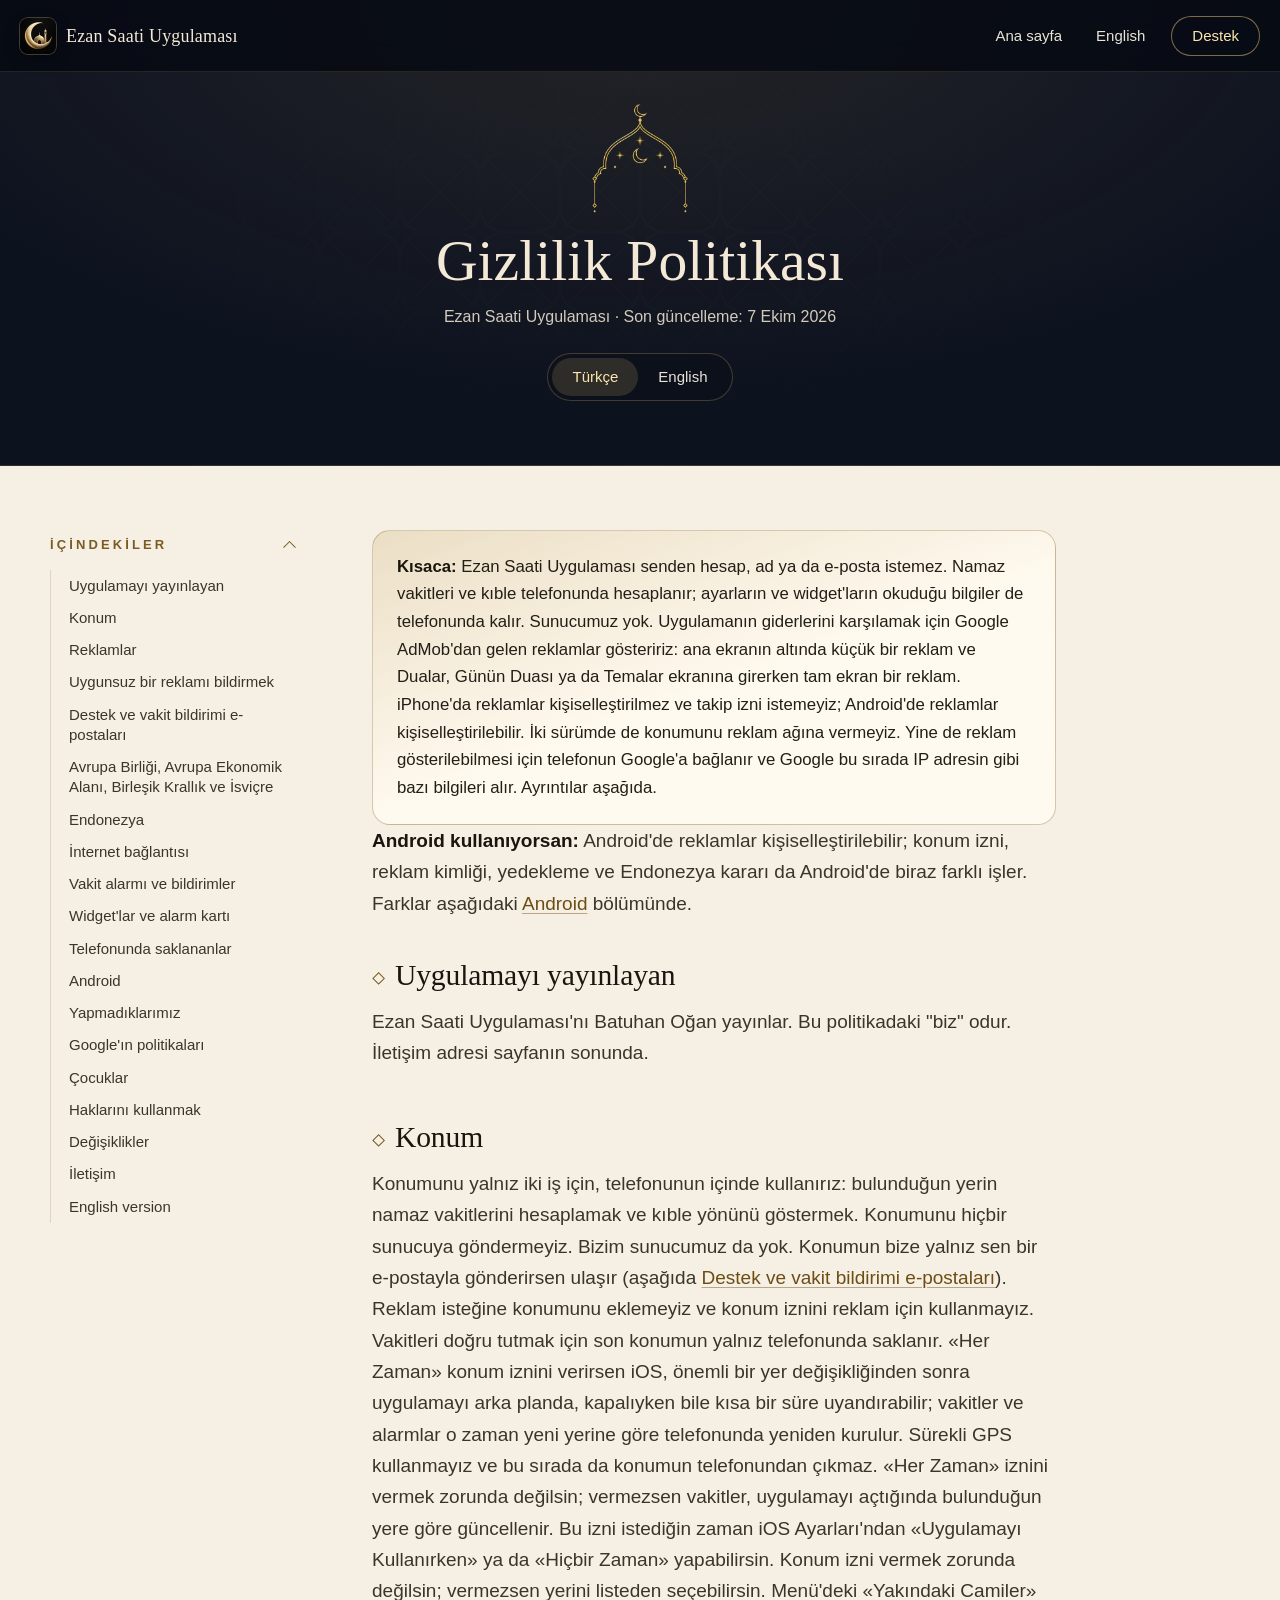
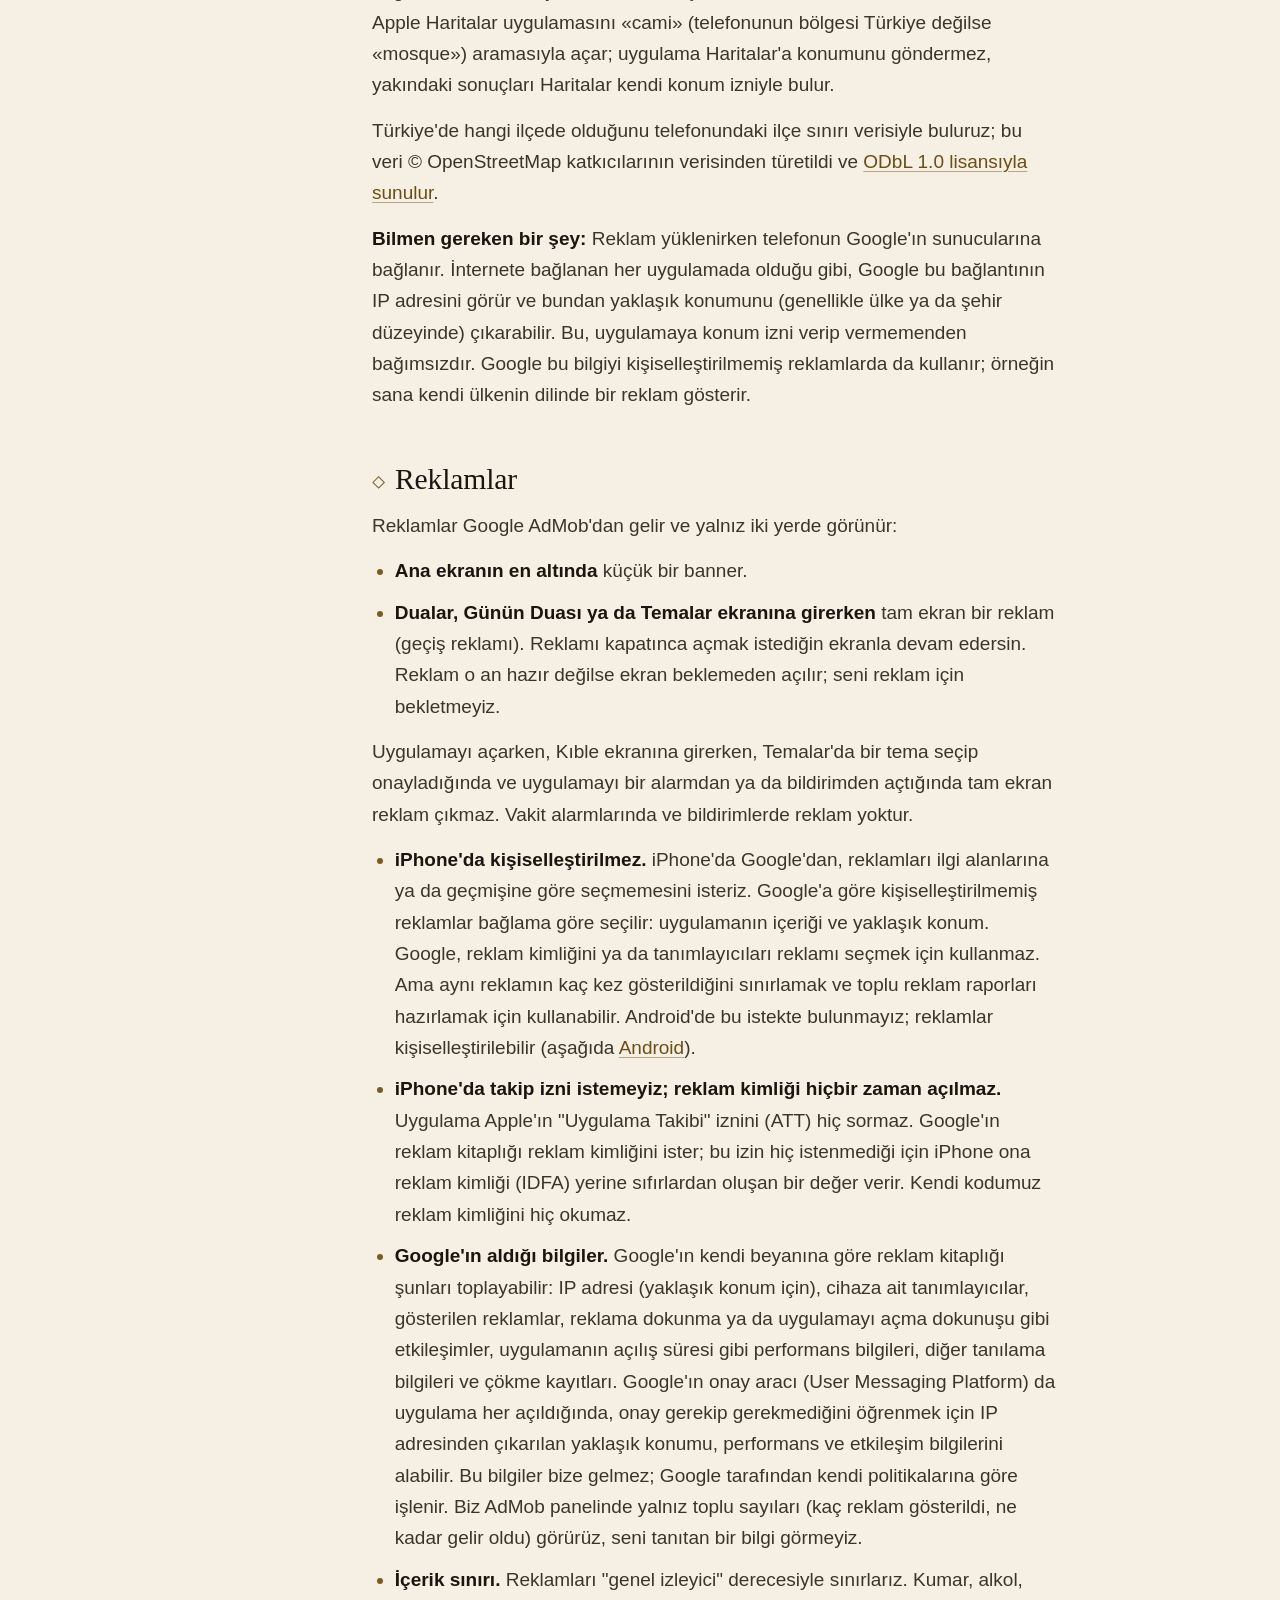
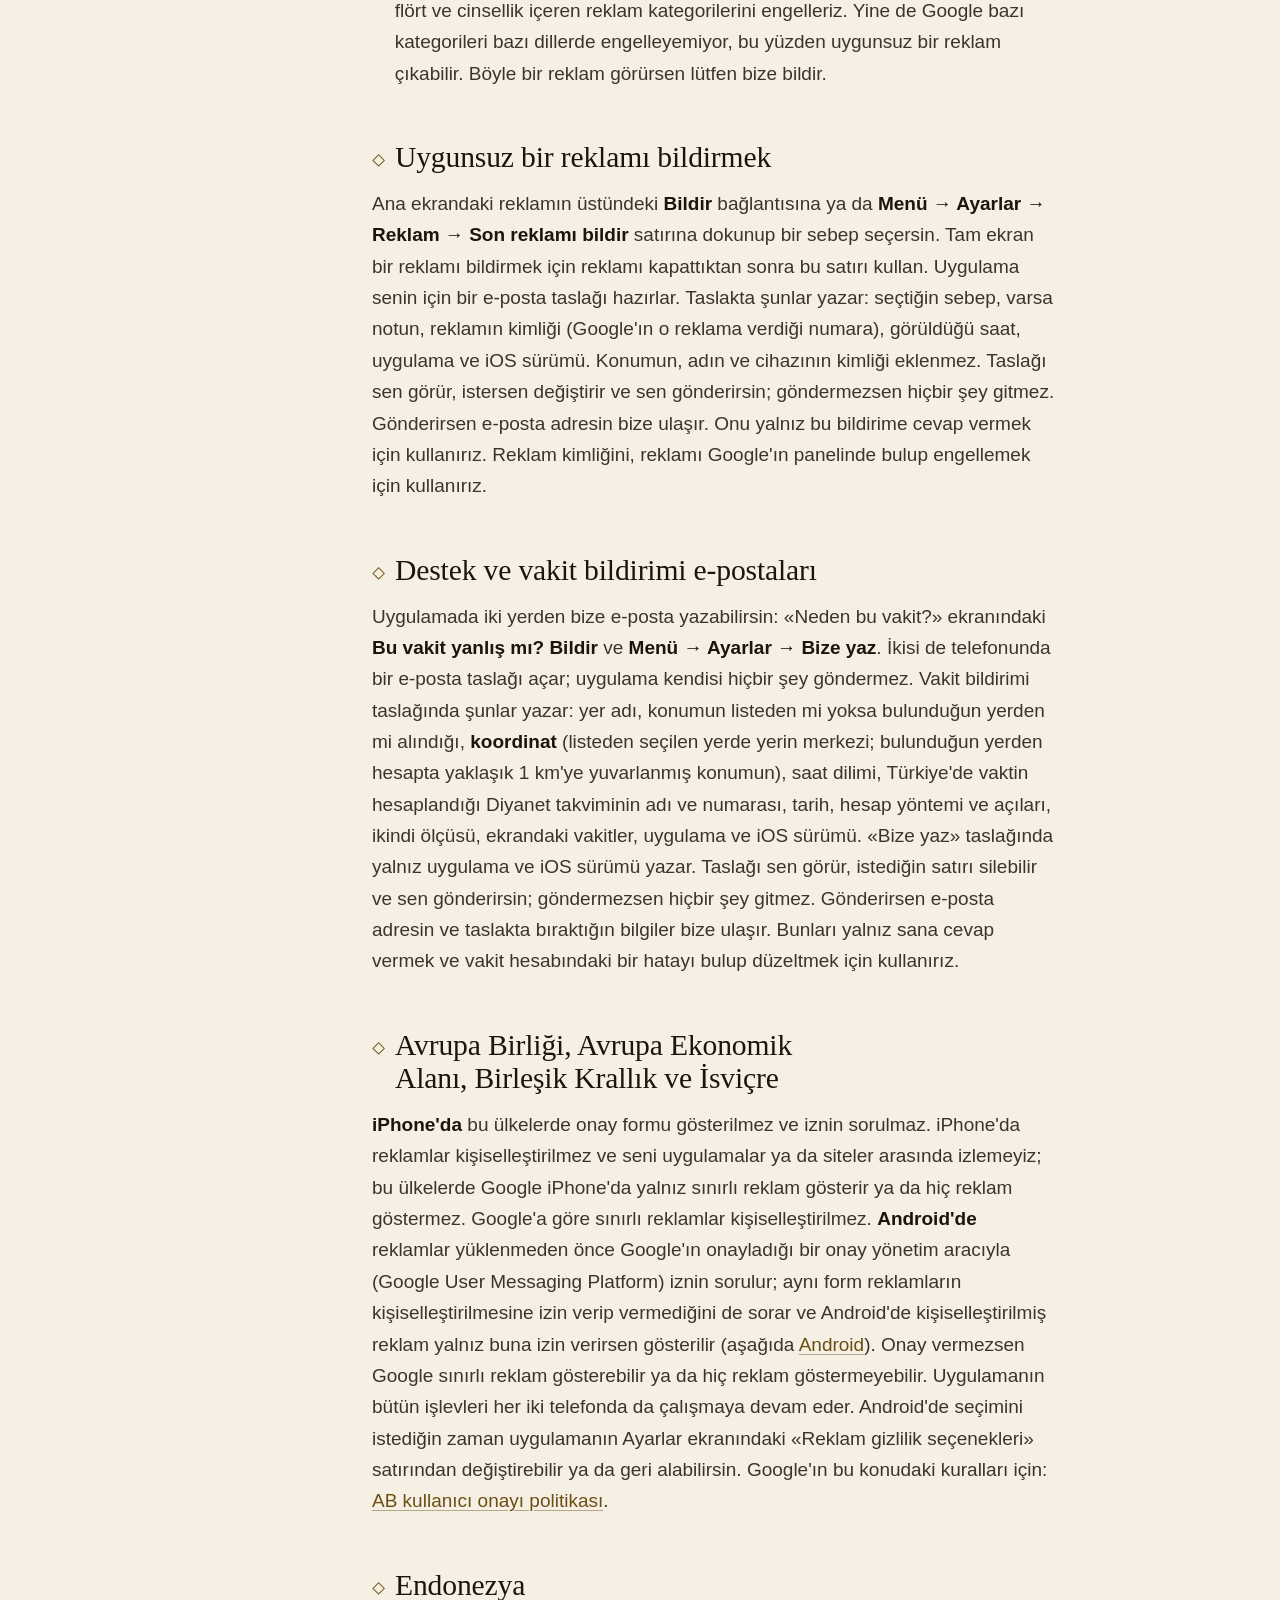
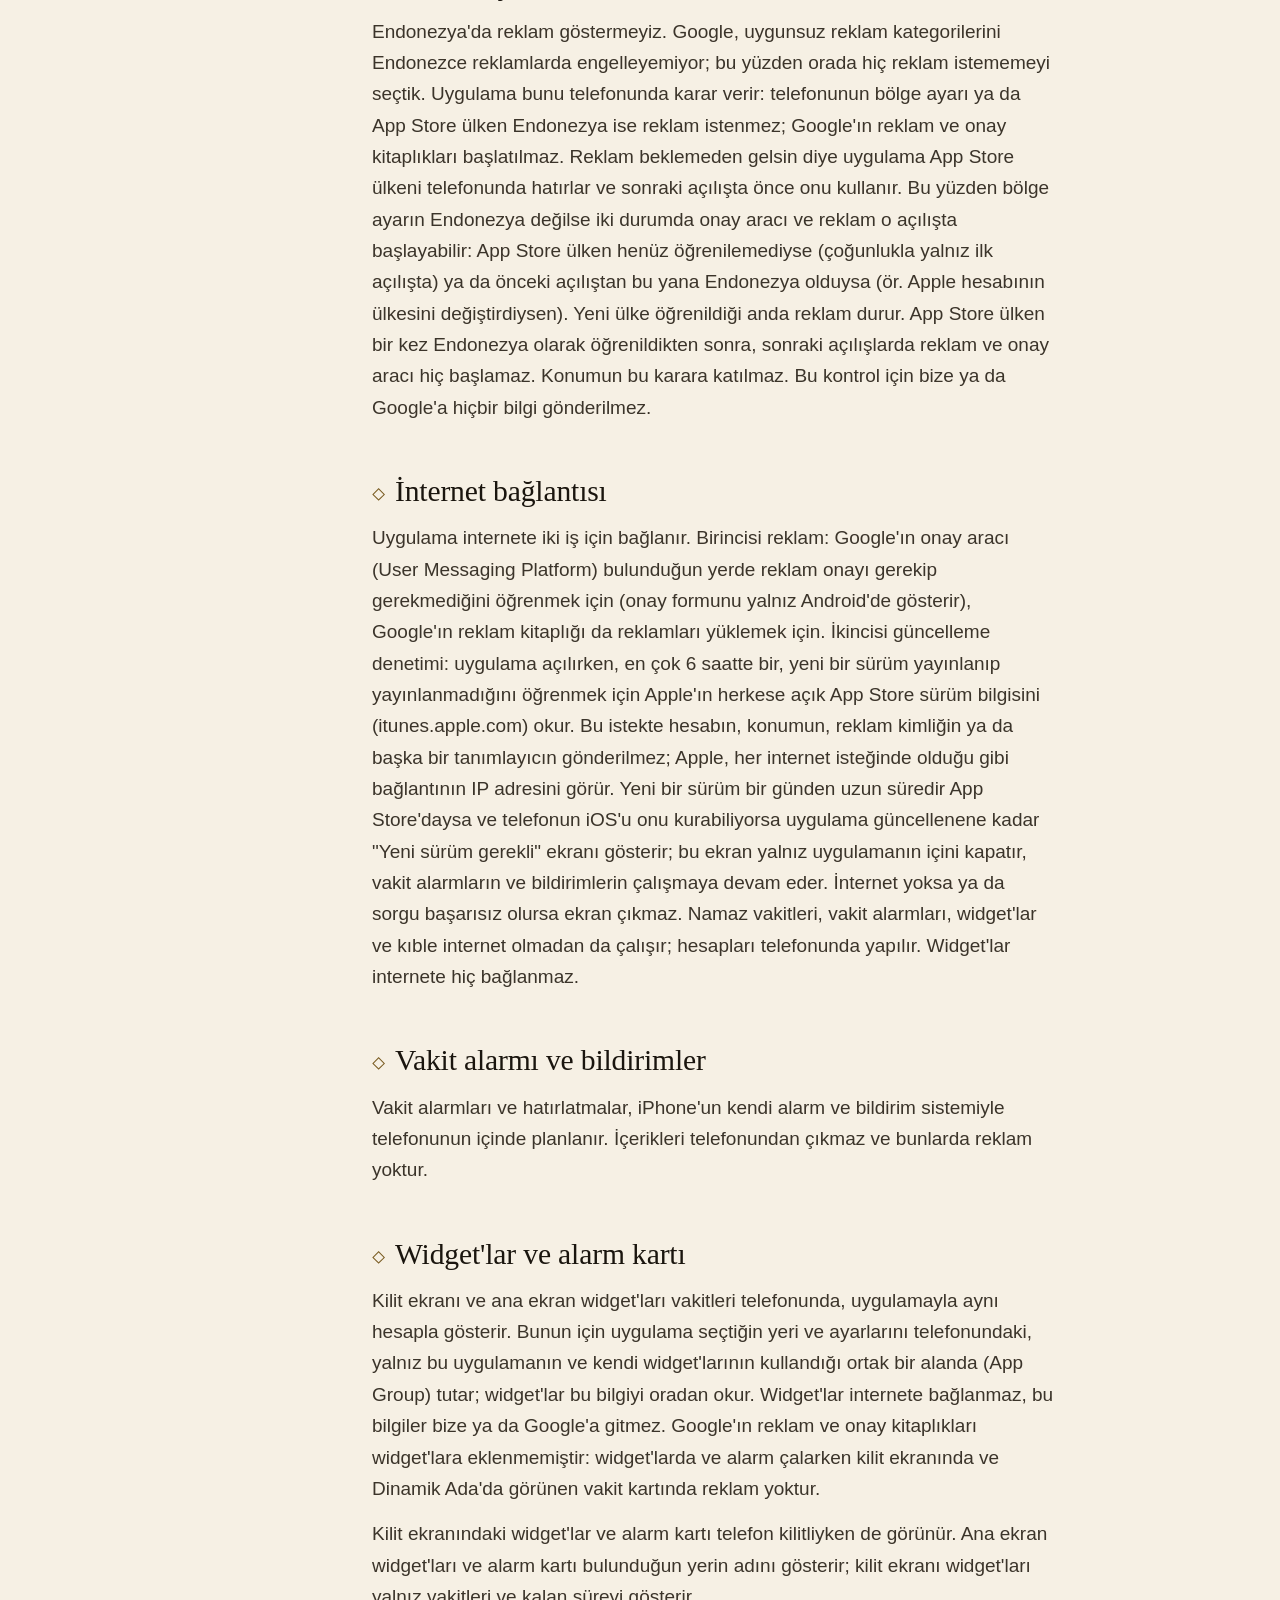
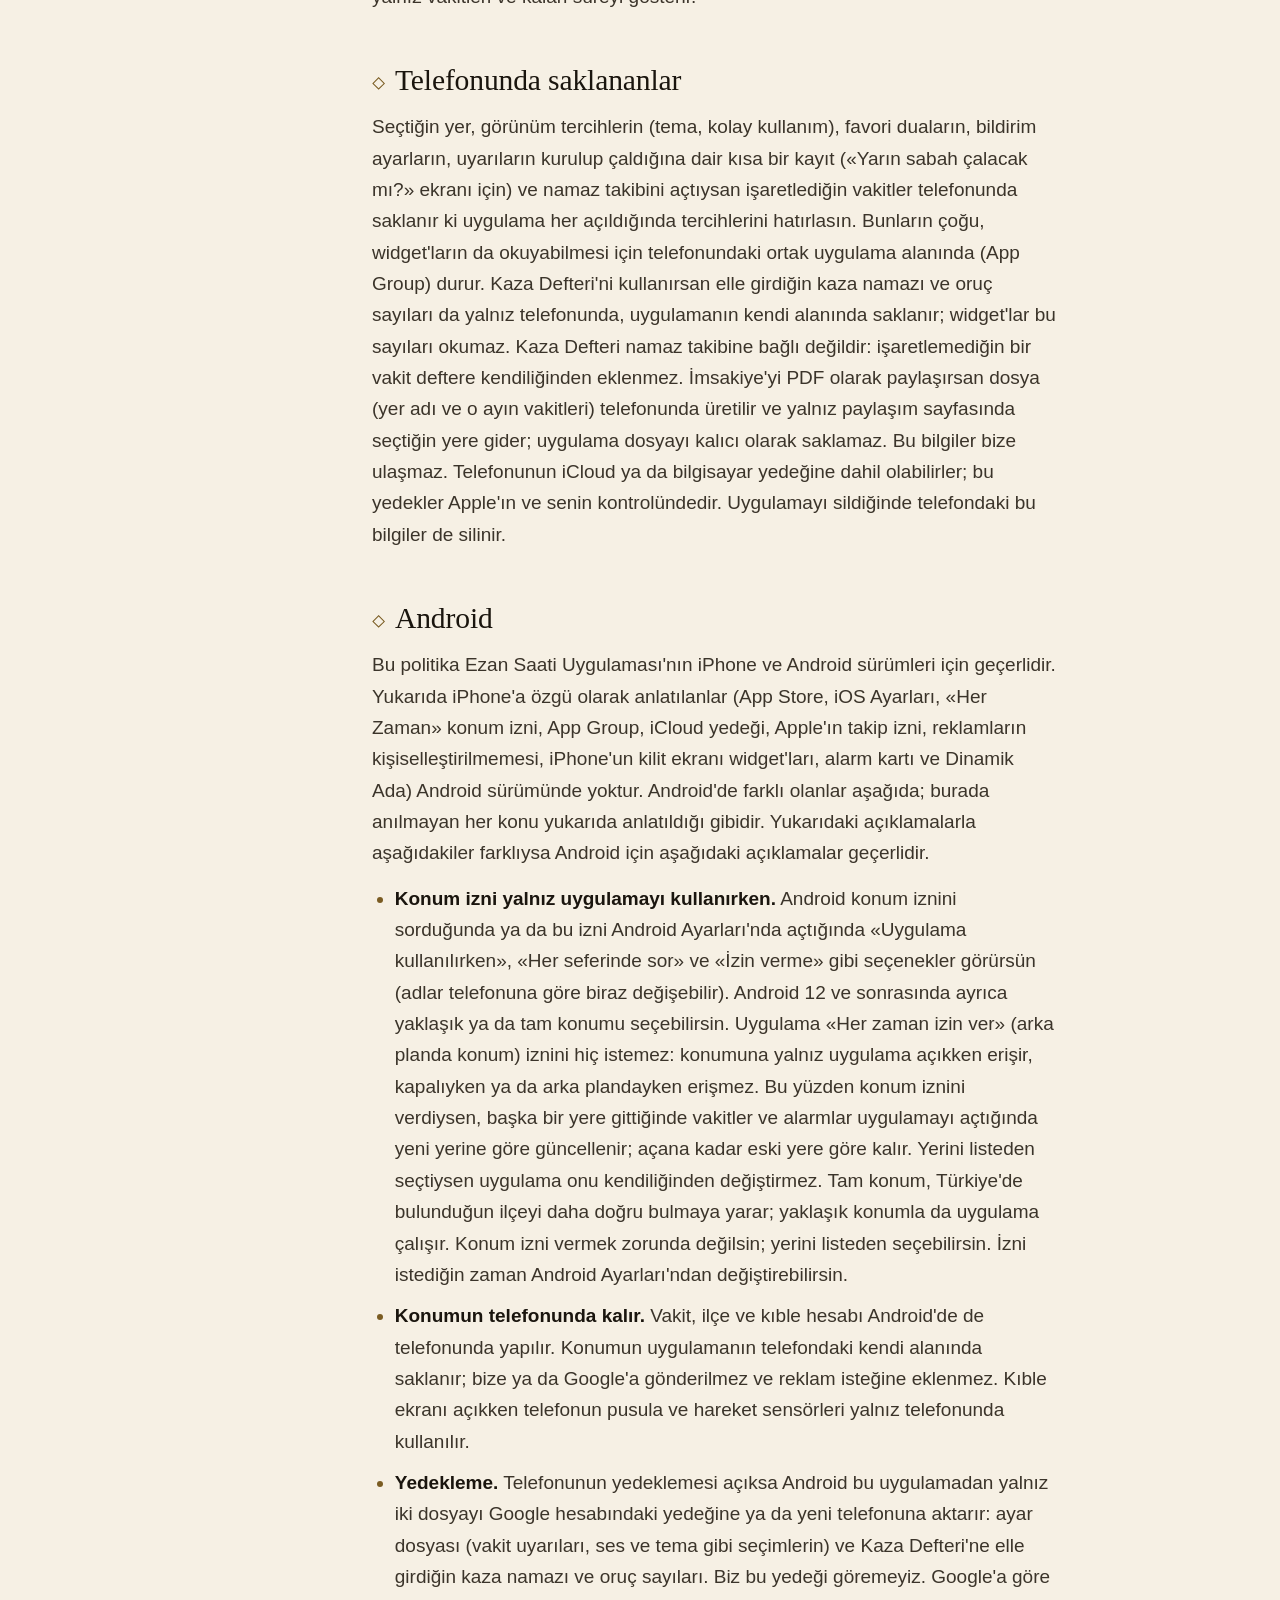
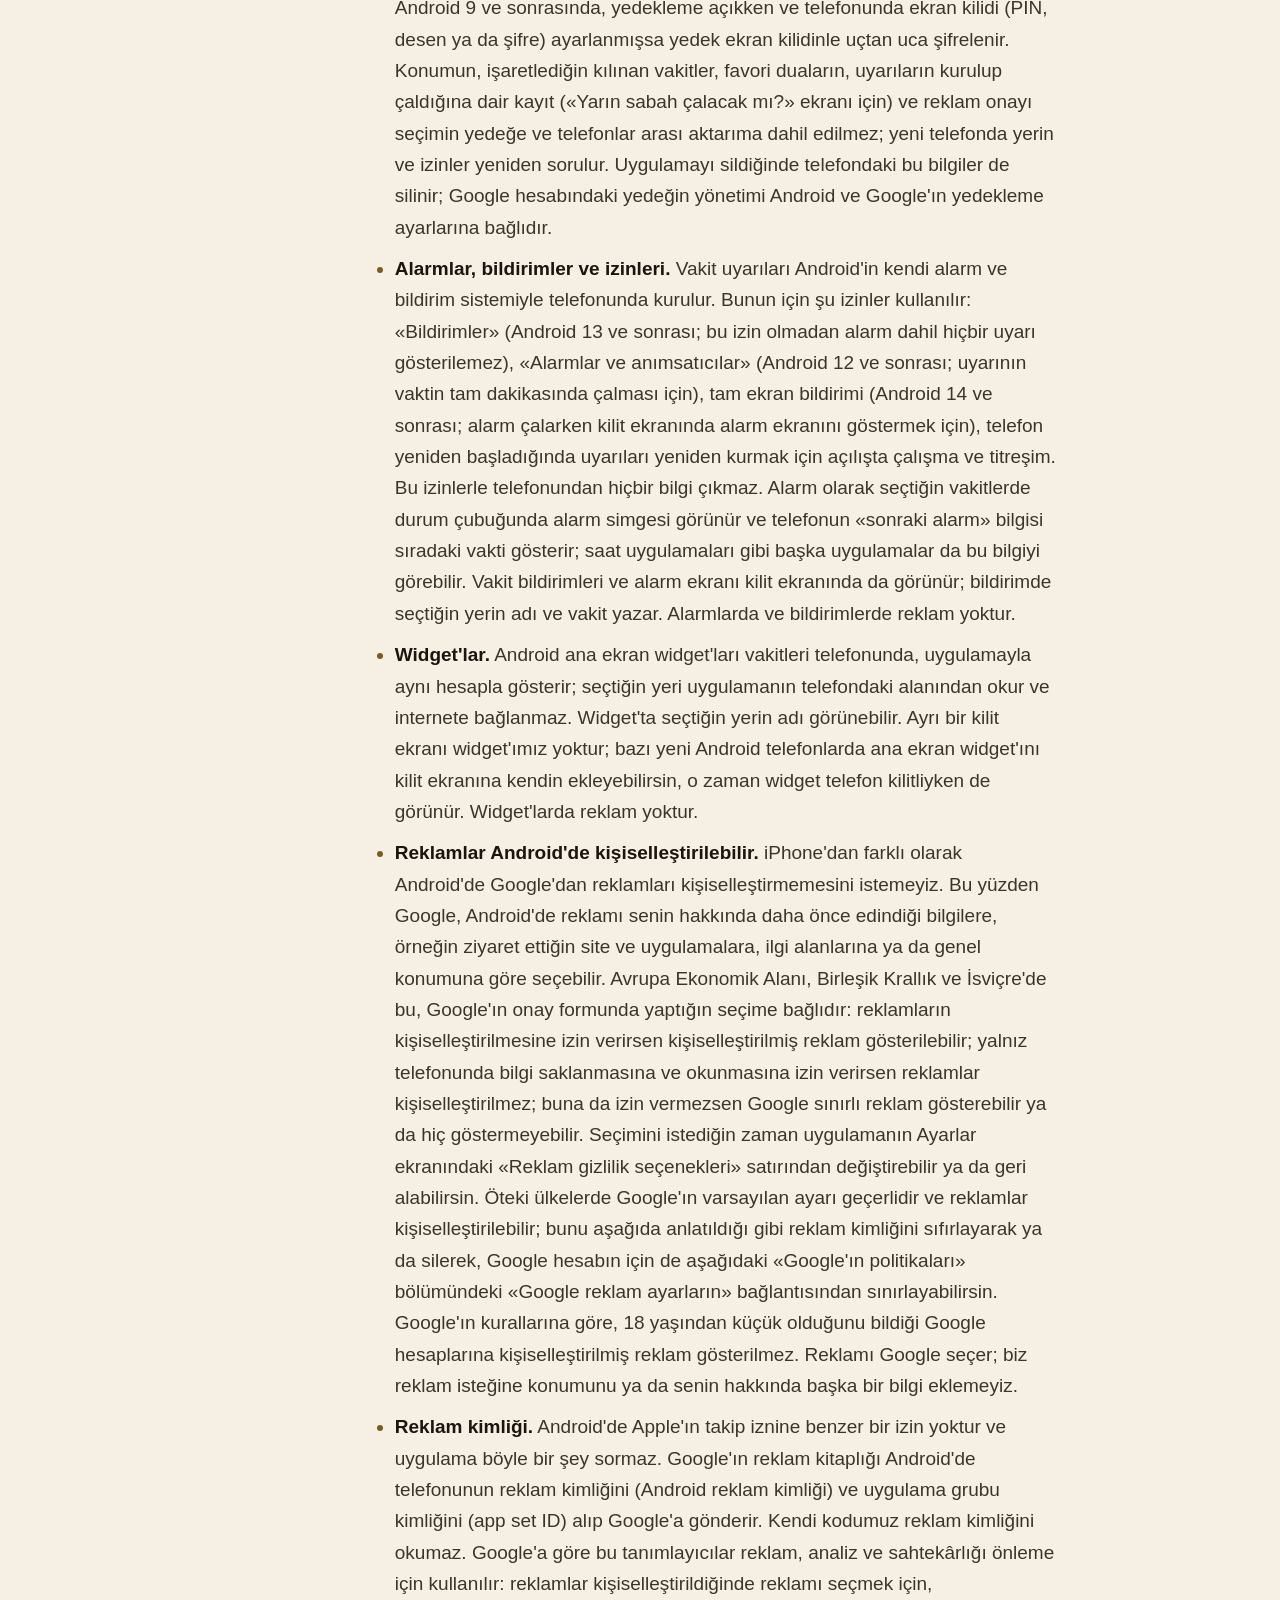
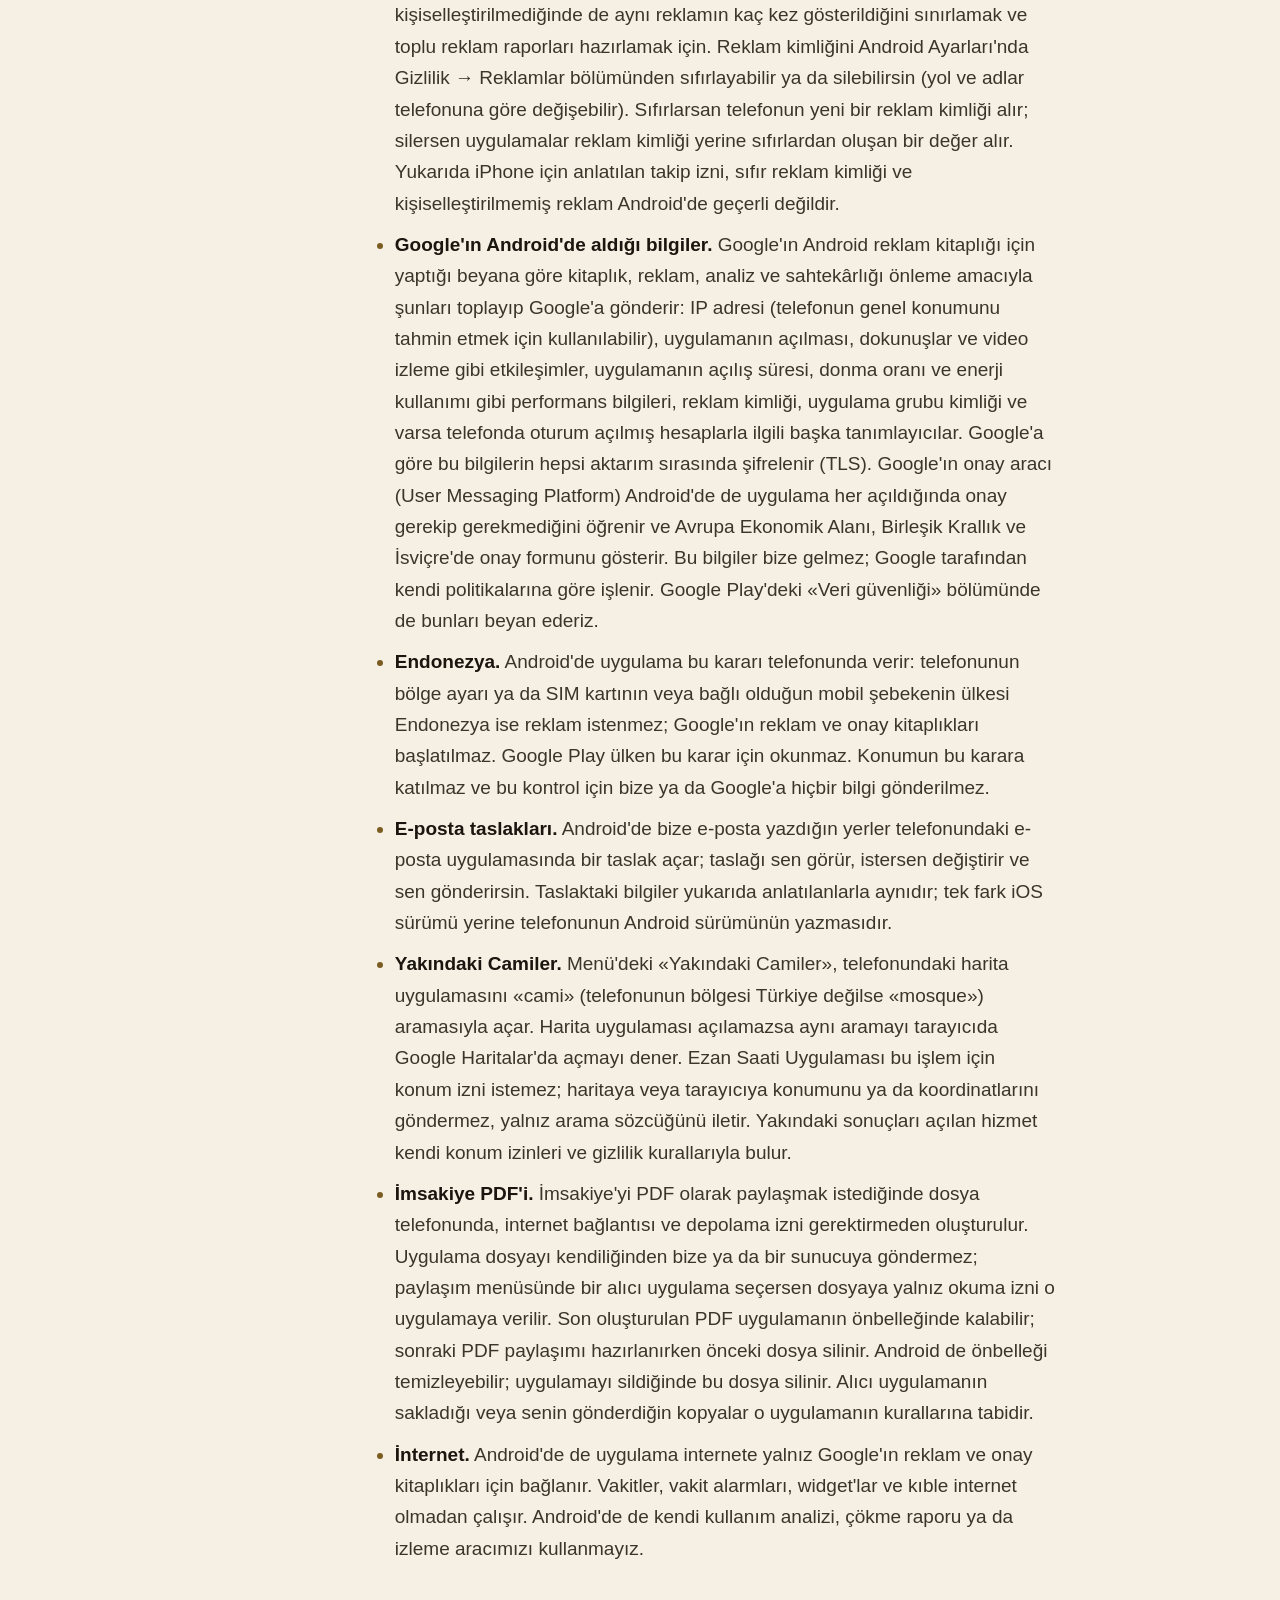
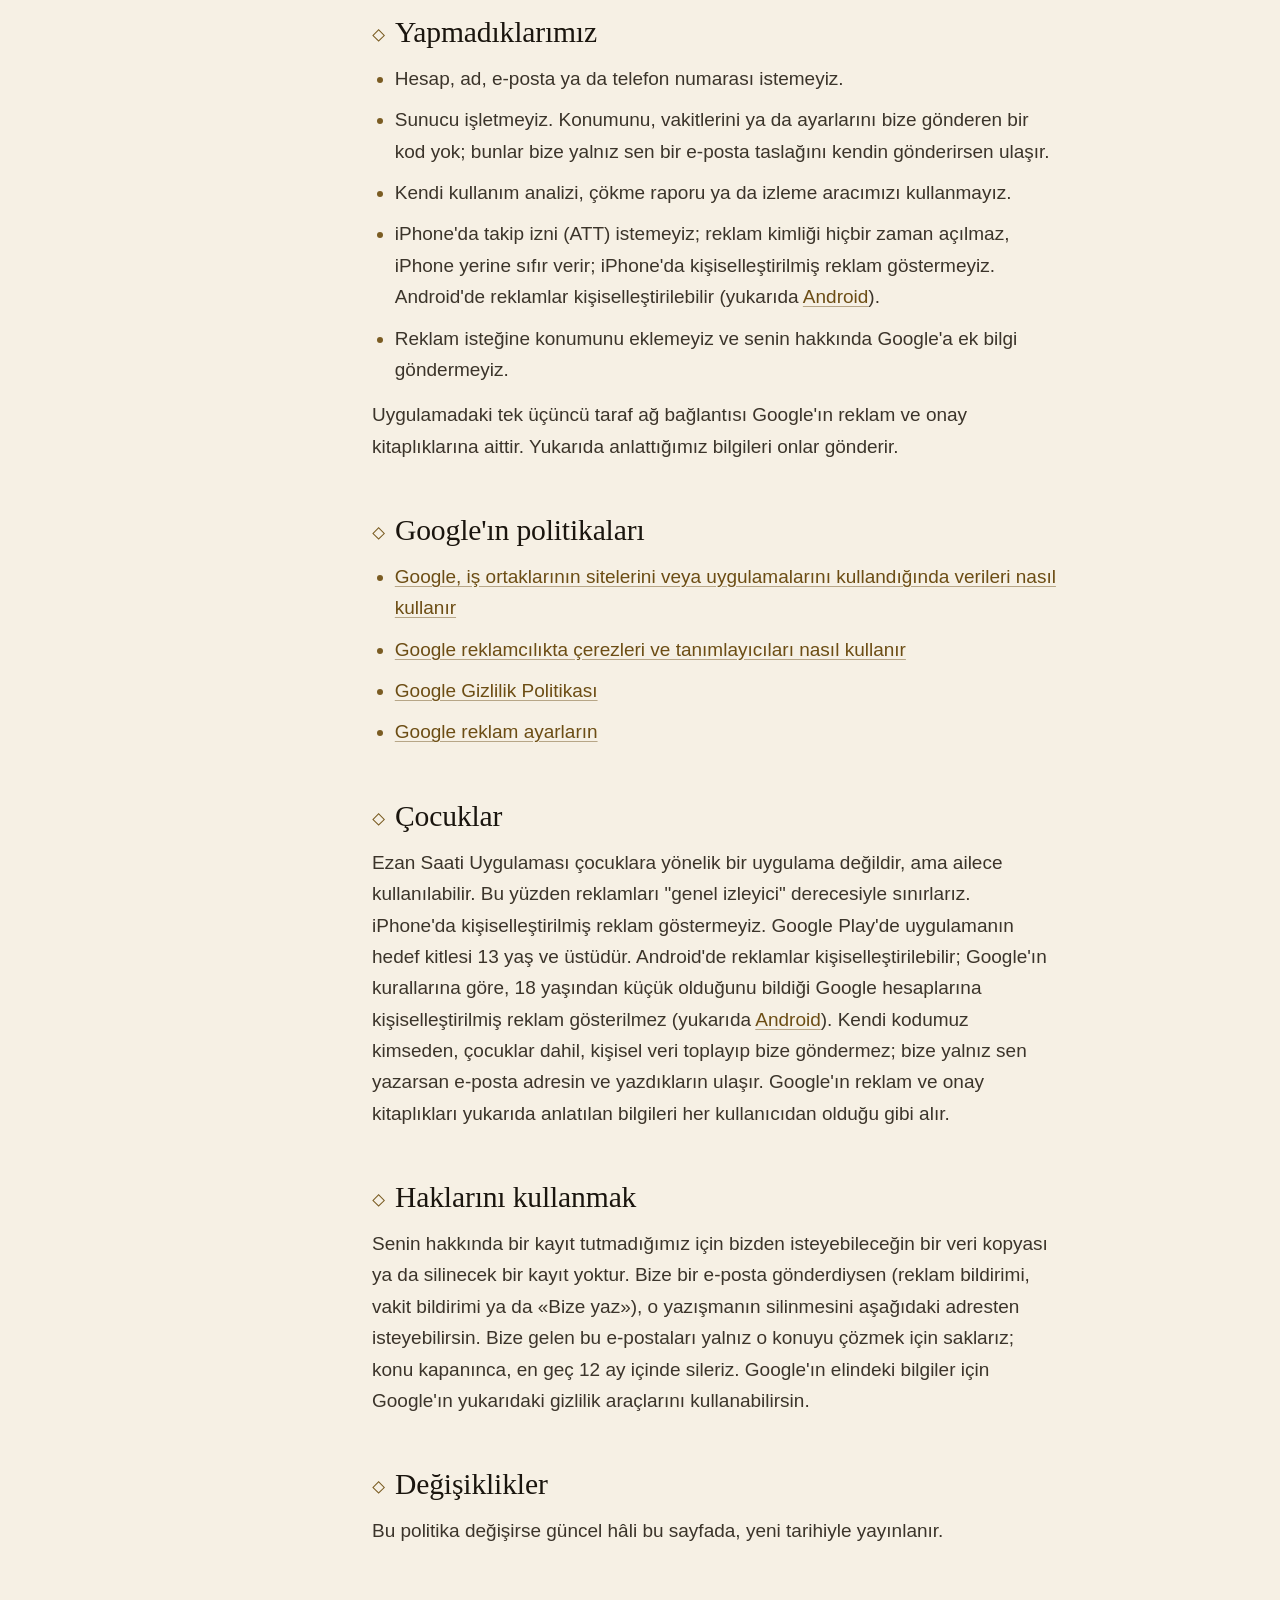
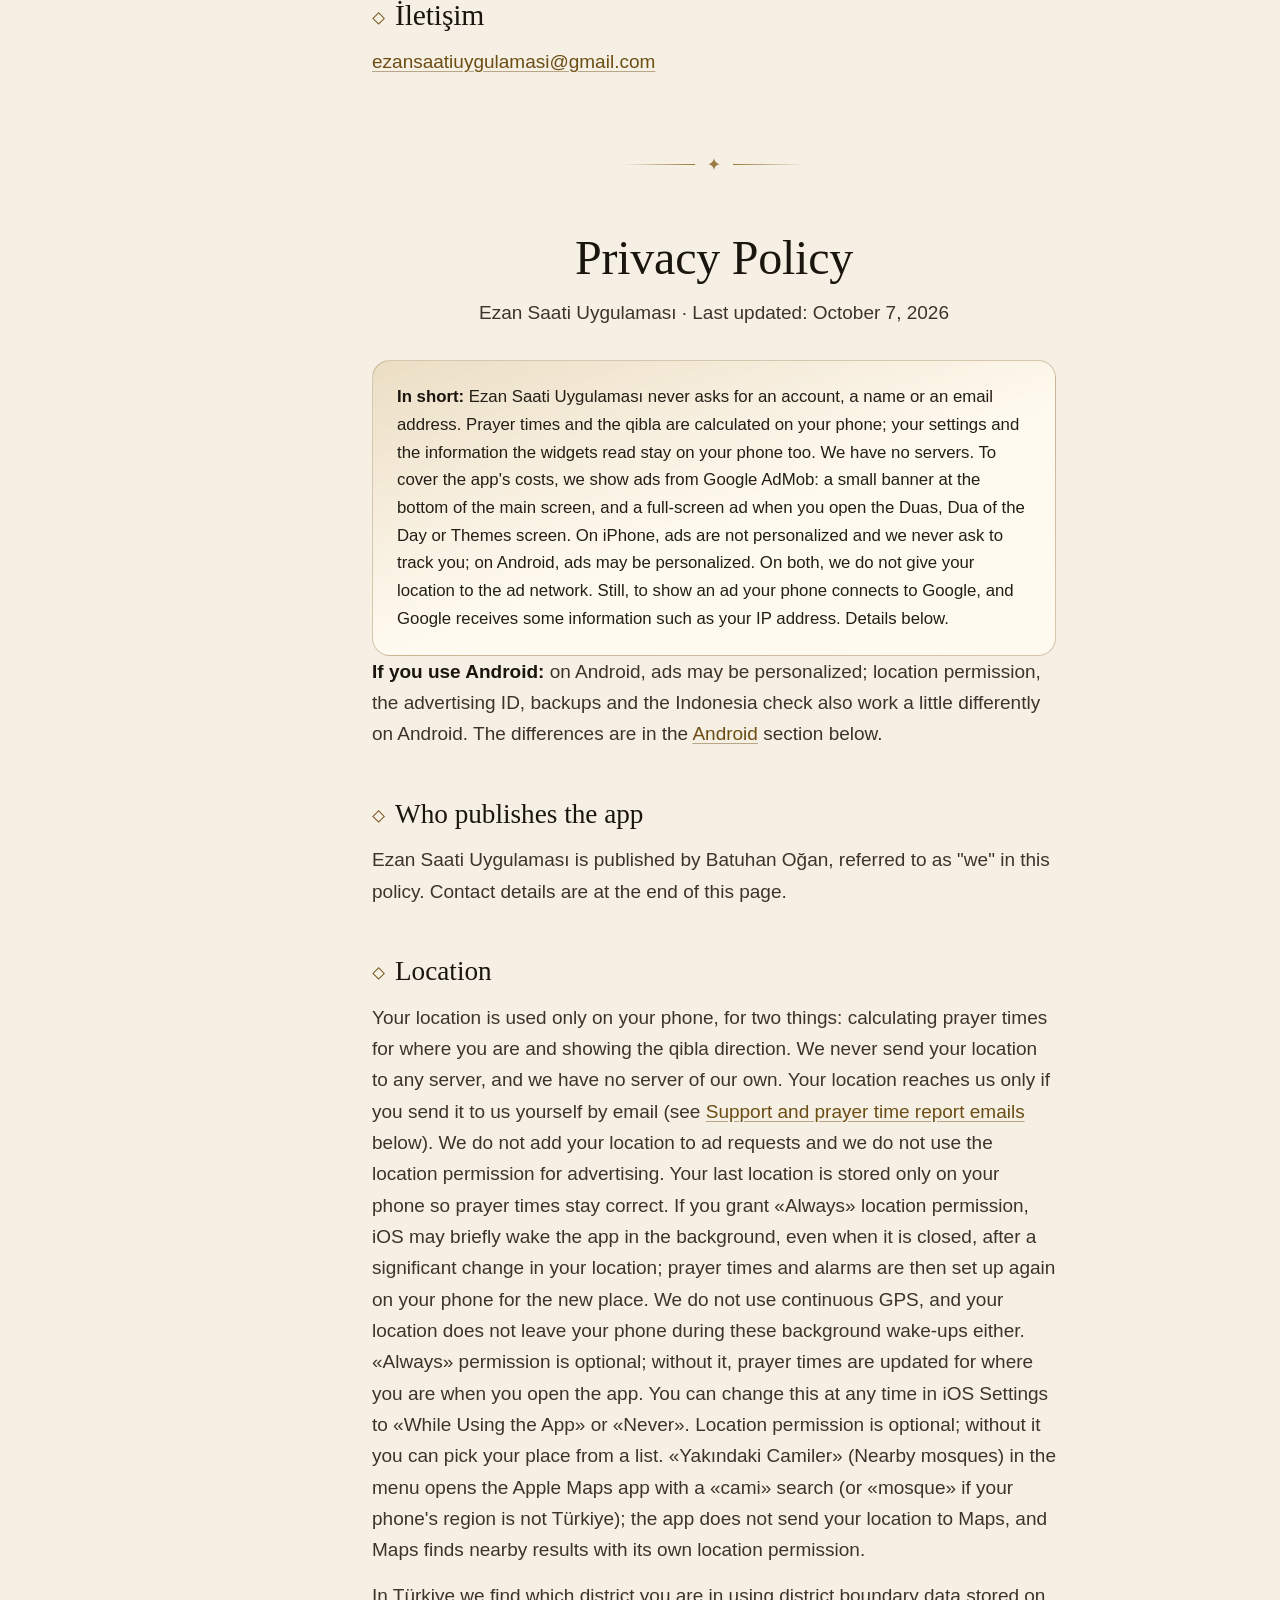
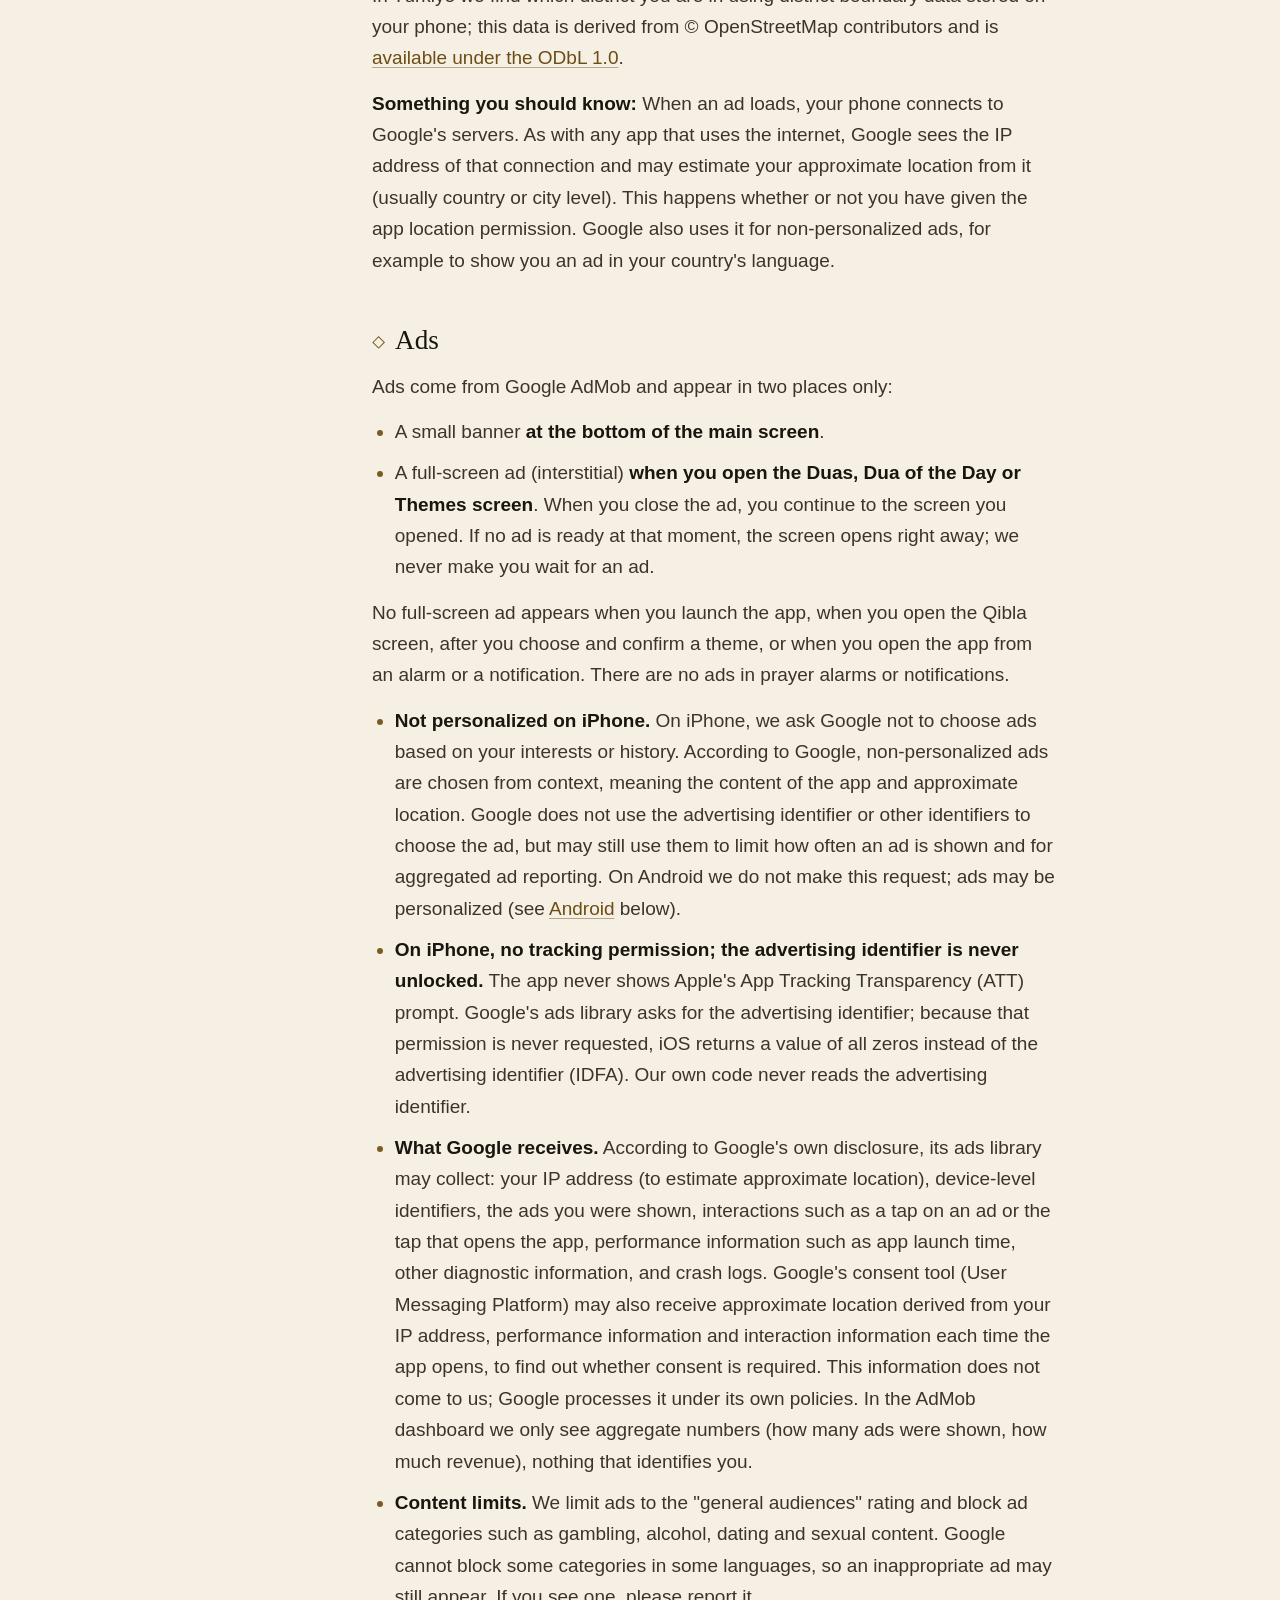
<file: gizlilik.html>
<!doctype html>
<html lang="tr">
<head>
<meta charset="utf-8">
<meta name="viewport" content="width=device-width,initial-scale=1,viewport-fit=cover">
<title>Gizlilik Politikası — Ezan Saati Uygulaması</title>
<meta name="description" content="Ezan Saati Uygulaması gizlilik politikası: hesap yok, sunucu yok; vakitler, kıble ve ayarlar telefonunda kalır. Reklamlar iPhone'da kişiselleştirilmez, Android'de kişiselleştirilebilir. Türkçe ve English.">
<meta name="theme-color" content="#0D121F">
<meta name="color-scheme" content="dark light">
<link rel="canonical" href="https://ezansaatiuygulamasi.github.io/gizlilik.html">
<link rel="icon" href="favicon.ico" sizes="48x48">
<link rel="icon" type="image/png" sizes="96x96" href="favicon.png">
<link rel="apple-touch-icon" href="apple-touch-icon.png">
<meta property="og:type" content="article">
<meta property="og:locale" content="tr_TR">
<meta property="og:site_name" content="Ezan Saati Uygulaması">
<meta property="og:title" content="Gizlilik Politikası — Ezan Saati Uygulaması">
<meta property="og:description" content="Hesap yok, sunucu yok; vakitler, kıble ve ayarlar telefonunda kalır. Reklamlar iPhone'da kişiselleştirilmez, Android'de kişiselleştirilebilir.">
<meta property="og:url" content="https://ezansaatiuygulamasi.github.io/gizlilik.html">
<meta property="og:image" content="https://ezansaatiuygulamasi.github.io/og-gorsel.jpg">
<meta property="og:image:type" content="image/jpeg">
<meta property="og:image:width" content="1200">
<meta property="og:image:height" content="630">
<meta property="og:image:alt" content="Altın hilal ve cami logosu, altında Ezan Saati Uygulaması yazısı">
<meta name="twitter:card" content="summary_large_image">
<link rel="stylesheet" href="css/site.css">

</head>
<body class="sayfa-kagit">
<a class="atla" href="#icerik">İçeriğe geç</a>

<svg width="0" height="0" style="position:absolute" aria-hidden="true" focusable="false">
  <symbol id="yildiz" viewBox="0 0 24 24"><path fill="currentColor" d="M12 1.5c.6 5.6 4.9 9.9 10.5 10.5-5.6.6-9.9 4.9-10.5 10.5C11.4 16.9 7.1 12.6 1.5 12 7.1 11.4 11.4 7.1 12 1.5z"/></symbol>
</svg>

<header class="ust">
  <div class="ust__ic">
    <a class="marka" href="./" aria-label="Ezan Saati Uygulaması, ana sayfa">
      <img class="marka__simge" src="varliklar/marka/simge-72.webp" srcset="varliklar/marka/simge-72.webp 2x, varliklar/marka/simge-108.webp 3x" width="36" height="36" alt="">
      <span class="marka__ad">Ezan Saati <span>Uygulaması</span></span>
    </a>
    <nav class="ust__nav" aria-label="Site">
      <a href="./">Ana sayfa</a>
      <a href="#en" hreflang="en" lang="en">English</a>
      <a class="ust__destek" href="./#destek">Destek</a>
    </nav>
  </div>
</header>

<main id="icerik">
  <header class="belge-bas">
    <img class="belge-bas__kemer" src="varliklar/sahne/kemer.webp" alt="" width="300" height="340">
    <h1>Gizlilik Politikası</h1>
    <p class="meta">Ezan Saati Uygulaması · Son güncelleme: 7 Ekim 2026</p>
    <nav class="dil-sec" aria-label="Dil">
      <a href="#tr" aria-current="true">Türkçe</a>
      <a href="#en" hreflang="en" lang="en">English</a>
    </nav>
  </header>

  <div class="belge">
    <div class="kap belge__izgara">
      <nav class="icindekiler" aria-label="İçindekiler">
        <details open>
          <summary>İçindekiler</summary>
          <ol>
            <li><a href="#uygulamayi-yayinlayan">Uygulamayı yayınlayan</a></li>
            <li><a href="#konum">Konum</a></li>
            <li><a href="#reklamlar">Reklamlar</a></li>
            <li><a href="#uygunsuz-bir-reklami-bildirmek">Uygunsuz bir reklamı bildirmek</a></li>
            <li><a href="#destek-ve-vakit-bildirimi-e-postalari">Destek ve vakit bildirimi e-postaları</a></li>
            <li><a href="#avrupa-birligi-avrupa-ekonomik-alani-bir">Avrupa Birliği, Avrupa Ekonomik Alanı, Birleşik Krallık ve İsviçre</a></li>
            <li><a href="#endonezya">Endonezya</a></li>
            <li><a href="#internet-baglantisi">İnternet bağlantısı</a></li>
            <li><a href="#ezan-alarmi-ve-bildirimler">Vakit alarmı ve bildirimler</a></li>
            <li><a href="#widgetlar">Widget'lar ve alarm kartı</a></li>
            <li><a href="#telefonunda-saklananlar">Telefonunda saklananlar</a></li>
            <li><a href="#android">Android</a></li>
            <li><a href="#yapmadiklarimiz">Yapmadıklarımız</a></li>
            <li><a href="#google-in-politikalari">Google'ın politikaları</a></li>
            <li><a href="#cocuklar">Çocuklar</a></li>
            <li><a href="#haklarini-kullanmak">Haklarını kullanmak</a></li>
            <li><a href="#degisiklikler">Değişiklikler</a></li>
            <li><a href="#iletisim">İletişim</a></li>
            <li lang="en"><a href="#en" hreflang="en">English version</a></li>
          </ol>
        </details>
      </nav>

      <article class="metin" id="tr">

  

  <div class="kisaca"><p><strong>Kısaca:</strong> Ezan Saati Uygulaması senden hesap, ad ya da e-posta istemez. Namaz vakitleri ve kıble telefonunda hesaplanır; ayarların ve widget'ların okuduğu bilgiler de telefonunda kalır. Sunucumuz yok. Uygulamanın giderlerini karşılamak için Google AdMob'dan gelen reklamlar gösteririz: ana ekranın altında küçük bir reklam ve Dualar, Günün Duası ya da Temalar ekranına girerken tam ekran bir reklam. iPhone'da reklamlar kişiselleştirilmez ve takip izni istemeyiz; Android'de reklamlar kişiselleştirilebilir. İki sürümde de konumunu reklam ağına vermeyiz. Yine de reklam gösterilebilmesi için telefonun Google'a bağlanır ve Google bu sırada IP adresin gibi bazı bilgileri alır. Ayrıntılar aşağıda.</p></div>
  <p><strong>Android kullanıyorsan:</strong> Android'de reklamlar kişiselleştirilebilir; konum izni, reklam kimliği, yedekleme ve Endonezya kararı da Android'de biraz farklı işler. Farklar aşağıdaki <a href="#android">Android</a> bölümünde.</p>

  <h2 id="uygulamayi-yayinlayan">Uygulamayı yayınlayan</h2>
  <p>Ezan Saati Uygulaması'nı Batuhan Oğan yayınlar. Bu politikadaki "biz" odur. İletişim adresi sayfanın sonunda.</p>

  <h2 id="konum">Konum</h2>
  <p>Konumunu yalnız iki iş için, telefonunun içinde kullanırız: bulunduğun yerin namaz vakitlerini hesaplamak ve kıble yönünü göstermek. Konumunu hiçbir sunucuya göndermeyiz. Bizim sunucumuz da yok. Konumun bize yalnız sen bir e-postayla gönderirsen ulaşır (aşağıda <a href="#destek-ve-vakit-bildirimi-e-postalari">Destek ve vakit bildirimi e-postaları</a>). Reklam isteğine konumunu eklemeyiz ve konum iznini reklam için kullanmayız. Vakitleri doğru tutmak için son konumun yalnız telefonunda saklanır. «Her Zaman» konum iznini verirsen iOS, önemli bir yer değişikliğinden sonra uygulamayı arka planda, kapalıyken bile kısa bir süre uyandırabilir; vakitler ve alarmlar o zaman yeni yerine göre telefonunda yeniden kurulur. Sürekli GPS kullanmayız ve bu sırada da konumun telefonundan çıkmaz. «Her Zaman» iznini vermek zorunda değilsin; vermezsen vakitler, uygulamayı açtığında bulunduğun yere göre güncellenir. Bu izni istediğin zaman iOS Ayarları'ndan «Uygulamayı Kullanırken» ya da «Hiçbir Zaman» yapabilirsin. Konum izni vermek zorunda değilsin; vermezsen yerini listeden seçebilirsin. Menü'deki «Yakındaki Camiler» Apple Haritalar uygulamasını «cami» (telefonunun bölgesi Türkiye değilse «mosque») aramasıyla açar; uygulama Haritalar'a konumunu göndermez, yakındaki sonuçları Haritalar kendi konum izniyle bulur.</p>
  <p>Türkiye'de hangi ilçede olduğunu telefonundaki ilçe sınırı verisiyle buluruz; bu veri © OpenStreetMap katkıcılarının verisinden türetildi ve <a href="veri/LISANS.txt">ODbL 1.0 lisansıyla sunulur</a>.</p>
  <p><strong>Bilmen gereken bir şey:</strong> Reklam yüklenirken telefonun Google'ın sunucularına bağlanır. İnternete bağlanan her uygulamada olduğu gibi, Google bu bağlantının IP adresini görür ve bundan yaklaşık konumunu (genellikle ülke ya da şehir düzeyinde) çıkarabilir. Bu, uygulamaya konum izni verip vermemenden bağımsızdır. Google bu bilgiyi kişiselleştirilmemiş reklamlarda da kullanır; örneğin sana kendi ülkenin dilinde bir reklam gösterir.</p>

  <h2 id="reklamlar">Reklamlar</h2>
  <p>Reklamlar Google AdMob'dan gelir ve yalnız iki yerde görünür:</p>
  <ul>
    <li><strong>Ana ekranın en altında</strong> küçük bir banner.</li>
    <li><strong>Dualar, Günün Duası ya da Temalar ekranına girerken</strong> tam ekran bir reklam (geçiş reklamı). Reklamı kapatınca açmak istediğin ekranla devam edersin. Reklam o an hazır değilse ekran beklemeden açılır; seni reklam için bekletmeyiz.</li>
  </ul>
  <p>Uygulamayı açarken, Kıble ekranına girerken, Temalar'da bir tema seçip onayladığında ve uygulamayı bir alarmdan ya da bildirimden açtığında tam ekran reklam çıkmaz. Vakit alarmlarında ve bildirimlerde reklam yoktur.</p>
  <ul>
    <li><strong>iPhone'da kişiselleştirilmez.</strong> iPhone'da Google'dan, reklamları ilgi alanlarına ya da geçmişine göre seçmemesini isteriz. Google'a göre kişiselleştirilmemiş reklamlar bağlama göre seçilir: uygulamanın içeriği ve yaklaşık konum. Google, reklam kimliğini ya da tanımlayıcıları reklamı seçmek için kullanmaz. Ama aynı reklamın kaç kez gösterildiğini sınırlamak ve toplu reklam raporları hazırlamak için kullanabilir. Android'de bu istekte bulunmayız; reklamlar kişiselleştirilebilir (aşağıda <a href="#android">Android</a>).</li>
    <li><strong>iPhone'da takip izni istemeyiz; reklam kimliği hiçbir zaman açılmaz.</strong> Uygulama Apple'ın "Uygulama Takibi" iznini (ATT) hiç sormaz. Google'ın reklam kitaplığı reklam kimliğini ister; bu izin hiç istenmediği için iPhone ona reklam kimliği (IDFA) yerine sıfırlardan oluşan bir değer verir. Kendi kodumuz reklam kimliğini hiç okumaz.</li>
    <li><strong>Google'ın aldığı bilgiler.</strong> Google'ın kendi beyanına göre reklam kitaplığı şunları toplayabilir: IP adresi (yaklaşık konum için), cihaza ait tanımlayıcılar, gösterilen reklamlar, reklama dokunma ya da uygulamayı açma dokunuşu gibi etkileşimler, uygulamanın açılış süresi gibi performans bilgileri, diğer tanılama bilgileri ve çökme kayıtları. Google'ın onay aracı (User Messaging Platform) da uygulama her açıldığında, onay gerekip gerekmediğini öğrenmek için IP adresinden çıkarılan yaklaşık konumu, performans ve etkileşim bilgilerini alabilir. Bu bilgiler bize gelmez; Google tarafından kendi politikalarına göre işlenir. Biz AdMob panelinde yalnız toplu sayıları (kaç reklam gösterildi, ne kadar gelir oldu) görürüz, seni tanıtan bir bilgi görmeyiz.</li>
    <li><strong>İçerik sınırı.</strong> Reklamları "genel izleyici" derecesiyle sınırlarız. Kumar, alkol, flört ve cinsellik içeren reklam kategorilerini engelleriz. Yine de Google bazı kategorileri bazı dillerde engelleyemiyor, bu yüzden uygunsuz bir reklam çıkabilir. Böyle bir reklam görürsen lütfen bize bildir.</li>
  </ul>

  <h2 id="uygunsuz-bir-reklami-bildirmek">Uygunsuz bir reklamı bildirmek</h2>
  <p>Ana ekrandaki reklamın üstündeki <strong>Bildir</strong> bağlantısına ya da <strong>Menü → Ayarlar → Reklam → Son reklamı bildir</strong> satırına dokunup bir sebep seçersin. Tam ekran bir reklamı bildirmek için reklamı kapattıktan sonra bu satırı kullan. Uygulama senin için bir e-posta taslağı hazırlar. Taslakta şunlar yazar: seçtiğin sebep, varsa notun, reklamın kimliği (Google'ın o reklama verdiği numara), görüldüğü saat, uygulama ve iOS sürümü. Konumun, adın ve cihazının kimliği eklenmez. Taslağı sen görür, istersen değiştirir ve sen gönderirsin; göndermezsen hiçbir şey gitmez. Gönderirsen e-posta adresin bize ulaşır. Onu yalnız bu bildirime cevap vermek için kullanırız. Reklam kimliğini, reklamı Google'ın panelinde bulup engellemek için kullanırız.</p>

  <h2 id="destek-ve-vakit-bildirimi-e-postalari">Destek ve vakit bildirimi e-postaları</h2>
  <p>Uygulamada iki yerden bize e-posta yazabilirsin: «Neden bu vakit?» ekranındaki <strong>Bu vakit yanlış mı? Bildir</strong> ve <strong>Menü → Ayarlar → Bize yaz</strong>. İkisi de telefonunda bir e-posta taslağı açar; uygulama kendisi hiçbir şey göndermez. Vakit bildirimi taslağında şunlar yazar: yer adı, konumun listeden mi yoksa bulunduğun yerden mi alındığı, <strong>koordinat</strong> (listeden seçilen yerde yerin merkezi; bulunduğun yerden hesapta yaklaşık 1 km'ye yuvarlanmış konumun), saat dilimi, Türkiye'de vaktin hesaplandığı Diyanet takviminin adı ve numarası, tarih, hesap yöntemi ve açıları, ikindi ölçüsü, ekrandaki vakitler, uygulama ve iOS sürümü. «Bize yaz» taslağında yalnız uygulama ve iOS sürümü yazar. Taslağı sen görür, istediğin satırı silebilir ve sen gönderirsin; göndermezsen hiçbir şey gitmez. Gönderirsen e-posta adresin ve taslakta bıraktığın bilgiler bize ulaşır. Bunları yalnız sana cevap vermek ve vakit hesabındaki bir hatayı bulup düzeltmek için kullanırız.</p>

  <h2 id="avrupa-birligi-avrupa-ekonomik-alani-bir">Avrupa Birliği, Avrupa Ekonomik Alanı, Birleşik Krallık ve İsviçre</h2>
  <p><strong>iPhone'da</strong> bu ülkelerde onay formu gösterilmez ve iznin sorulmaz. iPhone'da reklamlar kişiselleştirilmez ve seni uygulamalar ya da siteler arasında izlemeyiz; bu ülkelerde Google iPhone'da yalnız sınırlı reklam gösterir ya da hiç reklam göstermez. Google'a göre sınırlı reklamlar kişiselleştirilmez. <strong>Android'de</strong> reklamlar yüklenmeden önce Google'ın onayladığı bir onay yönetim aracıyla (Google User Messaging Platform) iznin sorulur; aynı form reklamların kişiselleştirilmesine izin verip vermediğini de sorar ve Android'de kişiselleştirilmiş reklam yalnız buna izin verirsen gösterilir (aşağıda <a href="#android">Android</a>). Onay vermezsen Google sınırlı reklam gösterebilir ya da hiç reklam göstermeyebilir. Uygulamanın bütün işlevleri her iki telefonda da çalışmaya devam eder. Android'de seçimini istediğin zaman uygulamanın Ayarlar ekranındaki «Reklam gizlilik seçenekleri» satırından değiştirebilir ya da geri alabilirsin. Google'ın bu konudaki kuralları için: <a href="https://www.google.com/about/company/user-consent-policy/">AB kullanıcı onayı politikası</a>.</p>

  <h2 id="endonezya">Endonezya</h2>
  <p>Endonezya'da reklam göstermeyiz. Google, uygunsuz reklam kategorilerini Endonezce reklamlarda engelleyemiyor; bu yüzden orada hiç reklam istememeyi seçtik. Uygulama bunu telefonunda karar verir: telefonunun bölge ayarı ya da App Store ülken Endonezya ise reklam istenmez; Google'ın reklam ve onay kitaplıkları başlatılmaz. Reklam beklemeden gelsin diye uygulama App Store ülkeni telefonunda hatırlar ve sonraki açılışta önce onu kullanır. Bu yüzden bölge ayarın Endonezya değilse iki durumda onay aracı ve reklam o açılışta başlayabilir: App Store ülken henüz öğrenilemediyse (çoğunlukla yalnız ilk açılışta) ya da önceki açılıştan bu yana Endonezya olduysa (ör. Apple hesabının ülkesini değiştirdiysen). Yeni ülke öğrenildiği anda reklam durur. App Store ülken bir kez Endonezya olarak öğrenildikten sonra, sonraki açılışlarda reklam ve onay aracı hiç başlamaz. Konumun bu karara katılmaz. Bu kontrol için bize ya da Google'a hiçbir bilgi gönderilmez.</p>

  <h2 id="internet-baglantisi">İnternet bağlantısı</h2>
  <p>Uygulama internete iki iş için bağlanır. Birincisi reklam: Google'ın onay aracı (User Messaging Platform) bulunduğun yerde reklam onayı gerekip gerekmediğini öğrenmek için (onay formunu yalnız Android'de gösterir), Google'ın reklam kitaplığı da reklamları yüklemek için. İkincisi güncelleme denetimi: uygulama açılırken, en çok 6 saatte bir, yeni bir sürüm yayınlanıp yayınlanmadığını öğrenmek için Apple'ın herkese açık App Store sürüm bilgisini (itunes.apple.com) okur. Bu istekte hesabın, konumun, reklam kimliğin ya da başka bir tanımlayıcın gönderilmez; Apple, her internet isteğinde olduğu gibi bağlantının IP adresini görür. Yeni bir sürüm bir günden uzun süredir App Store'daysa ve telefonun iOS'u onu kurabiliyorsa uygulama güncellenene kadar "Yeni sürüm gerekli" ekranı gösterir; bu ekran yalnız uygulamanın içini kapatır, vakit alarmların ve bildirimlerin çalışmaya devam eder. İnternet yoksa ya da sorgu başarısız olursa ekran çıkmaz. Namaz vakitleri, vakit alarmları, widget'lar ve kıble internet olmadan da çalışır; hesapları telefonunda yapılır. Widget'lar internete hiç bağlanmaz.</p>

  <h2 id="ezan-alarmi-ve-bildirimler">Vakit alarmı ve bildirimler</h2>
  <p>Vakit alarmları ve hatırlatmalar, iPhone'un kendi alarm ve bildirim sistemiyle telefonunun içinde planlanır. İçerikleri telefonundan çıkmaz ve bunlarda reklam yoktur.</p>

  <h2 id="widgetlar">Widget'lar ve alarm kartı</h2>
  <p>Kilit ekranı ve ana ekran widget'ları vakitleri telefonunda, uygulamayla aynı hesapla gösterir. Bunun için uygulama seçtiğin yeri ve ayarlarını telefonundaki, yalnız bu uygulamanın ve kendi widget'larının kullandığı ortak bir alanda (App Group) tutar; widget'lar bu bilgiyi oradan okur. Widget'lar internete bağlanmaz, bu bilgiler bize ya da Google'a gitmez. Google'ın reklam ve onay kitaplıkları widget'lara eklenmemiştir: widget'larda ve alarm çalarken kilit ekranında ve Dinamik Ada'da görünen vakit kartında reklam yoktur.</p>
  <p>Kilit ekranındaki widget'lar ve alarm kartı telefon kilitliyken de görünür. Ana ekran widget'ları ve alarm kartı bulunduğun yerin adını gösterir; kilit ekranı widget'ları yalnız vakitleri ve kalan süreyi gösterir.</p>

  <h2 id="telefonunda-saklananlar">Telefonunda saklananlar</h2>
  <p>Seçtiğin yer, görünüm tercihlerin (tema, kolay kullanım), favori duaların, bildirim ayarların, uyarıların kurulup çaldığına dair kısa bir kayıt («Yarın sabah çalacak mı?» ekranı için) ve namaz takibini açtıysan işaretlediğin vakitler telefonunda saklanır ki uygulama her açıldığında tercihlerini hatırlasın. Bunların çoğu, widget'ların da okuyabilmesi için telefonundaki ortak uygulama alanında (App Group) durur. Kaza Defteri'ni kullanırsan elle girdiğin kaza namazı ve oruç sayıları da yalnız telefonunda, uygulamanın kendi alanında saklanır; widget'lar bu sayıları okumaz. Kaza Defteri namaz takibine bağlı değildir: işaretlemediğin bir vakit deftere kendiliğinden eklenmez. İmsakiye'yi PDF olarak paylaşırsan dosya (yer adı ve o ayın vakitleri) telefonunda üretilir ve yalnız paylaşım sayfasında seçtiğin yere gider; uygulama dosyayı kalıcı olarak saklamaz. Bu bilgiler bize ulaşmaz. Telefonunun iCloud ya da bilgisayar yedeğine dahil olabilirler; bu yedekler Apple'ın ve senin kontrolündedir. Uygulamayı sildiğinde telefondaki bu bilgiler de silinir.</p>

  <h2 id="android">Android</h2>
  <p>Bu politika Ezan Saati Uygulaması'nın iPhone ve Android sürümleri için geçerlidir. Yukarıda iPhone'a özgü olarak anlatılanlar (App Store, iOS Ayarları, «Her Zaman» konum izni, App Group, iCloud yedeği, Apple'ın takip izni, reklamların kişiselleştirilmemesi, iPhone'un kilit ekranı widget'ları, alarm kartı ve Dinamik Ada) Android sürümünde yoktur. Android'de farklı olanlar aşağıda; burada anılmayan her konu yukarıda anlatıldığı gibidir. Yukarıdaki açıklamalarla aşağıdakiler farklıysa Android için aşağıdaki açıklamalar geçerlidir.</p>
  <ul>
    <li><strong>Konum izni yalnız uygulamayı kullanırken.</strong> Android konum iznini sorduğunda ya da bu izni Android Ayarları'nda açtığında «Uygulama kullanılırken», «Her seferinde sor» ve «İzin verme» gibi seçenekler görürsün (adlar telefonuna göre biraz değişebilir). Android 12 ve sonrasında ayrıca yaklaşık ya da tam konumu seçebilirsin. Uygulama «Her zaman izin ver» (arka planda konum) iznini hiç istemez: konumuna yalnız uygulama açıkken erişir, kapalıyken ya da arka plandayken erişmez. Bu yüzden konum iznini verdiysen, başka bir yere gittiğinde vakitler ve alarmlar uygulamayı açtığında yeni yerine göre güncellenir; açana kadar eski yere göre kalır. Yerini listeden seçtiysen uygulama onu kendiliğinden değiştirmez. Tam konum, Türkiye'de bulunduğun ilçeyi daha doğru bulmaya yarar; yaklaşık konumla da uygulama çalışır. Konum izni vermek zorunda değilsin; yerini listeden seçebilirsin. İzni istediğin zaman Android Ayarları'ndan değiştirebilirsin.</li>
    <li><strong>Konumun telefonunda kalır.</strong> Vakit, ilçe ve kıble hesabı Android'de de telefonunda yapılır. Konumun uygulamanın telefondaki kendi alanında saklanır; bize ya da Google'a gönderilmez ve reklam isteğine eklenmez. Kıble ekranı açıkken telefonun pusula ve hareket sensörleri yalnız telefonunda kullanılır.</li>
    <li><strong>Yedekleme.</strong> Telefonunun yedeklemesi açıksa Android bu uygulamadan yalnız iki dosyayı Google hesabındaki yedeğine ya da yeni telefonuna aktarır: ayar dosyası (vakit uyarıları, ses ve tema gibi seçimlerin) ve Kaza Defteri'ne elle girdiğin kaza namazı ve oruç sayıları. Biz bu yedeği göremeyiz. Google'a göre Android 9 ve sonrasında, yedekleme açıkken ve telefonunda ekran kilidi (PIN, desen ya da şifre) ayarlanmışsa yedek ekran kilidinle uçtan uca şifrelenir. Konumun, işaretlediğin kılınan vakitler, favori duaların, uyarıların kurulup çaldığına dair kayıt («Yarın sabah çalacak mı?» ekranı için) ve reklam onayı seçimin yedeğe ve telefonlar arası aktarıma dahil edilmez; yeni telefonda yerin ve izinler yeniden sorulur. Uygulamayı sildiğinde telefondaki bu bilgiler de silinir; Google hesabındaki yedeğin yönetimi Android ve Google'ın yedekleme ayarlarına bağlıdır.</li>
    <li><strong>Alarmlar, bildirimler ve izinleri.</strong> Vakit uyarıları Android'in kendi alarm ve bildirim sistemiyle telefonunda kurulur. Bunun için şu izinler kullanılır: «Bildirimler» (Android 13 ve sonrası; bu izin olmadan alarm dahil hiçbir uyarı gösterilemez), «Alarmlar ve anımsatıcılar» (Android 12 ve sonrası; uyarının vaktin tam dakikasında çalması için), tam ekran bildirimi (Android 14 ve sonrası; alarm çalarken kilit ekranında alarm ekranını göstermek için), telefon yeniden başladığında uyarıları yeniden kurmak için açılışta çalışma ve titreşim. Bu izinlerle telefonundan hiçbir bilgi çıkmaz. Alarm olarak seçtiğin vakitlerde durum çubuğunda alarm simgesi görünür ve telefonun «sonraki alarm» bilgisi sıradaki vakti gösterir; saat uygulamaları gibi başka uygulamalar da bu bilgiyi görebilir. Vakit bildirimleri ve alarm ekranı kilit ekranında da görünür; bildirimde seçtiğin yerin adı ve vakit yazar. Alarmlarda ve bildirimlerde reklam yoktur.</li>
    <li><strong>Widget'lar.</strong> Android ana ekran widget'ları vakitleri telefonunda, uygulamayla aynı hesapla gösterir; seçtiğin yeri uygulamanın telefondaki alanından okur ve internete bağlanmaz. Widget'ta seçtiğin yerin adı görünebilir. Ayrı bir kilit ekranı widget'ımız yoktur; bazı yeni Android telefonlarda ana ekran widget'ını kilit ekranına kendin ekleyebilirsin, o zaman widget telefon kilitliyken de görünür. Widget'larda reklam yoktur.</li>
    <li><strong>Reklamlar Android'de kişiselleştirilebilir.</strong> iPhone'dan farklı olarak Android'de Google'dan reklamları kişiselleştirmemesini istemeyiz. Bu yüzden Google, Android'de reklamı senin hakkında daha önce edindiği bilgilere, örneğin ziyaret ettiğin site ve uygulamalara, ilgi alanlarına ya da genel konumuna göre seçebilir. Avrupa Ekonomik Alanı, Birleşik Krallık ve İsviçre'de bu, Google'ın onay formunda yaptığın seçime bağlıdır: reklamların kişiselleştirilmesine izin verirsen kişiselleştirilmiş reklam gösterilebilir; yalnız telefonunda bilgi saklanmasına ve okunmasına izin verirsen reklamlar kişiselleştirilmez; buna da izin vermezsen Google sınırlı reklam gösterebilir ya da hiç göstermeyebilir. Seçimini istediğin zaman uygulamanın Ayarlar ekranındaki «Reklam gizlilik seçenekleri» satırından değiştirebilir ya da geri alabilirsin. Öteki ülkelerde Google'ın varsayılan ayarı geçerlidir ve reklamlar kişiselleştirilebilir; bunu aşağıda anlatıldığı gibi reklam kimliğini sıfırlayarak ya da silerek, Google hesabın için de aşağıdaki «Google'ın politikaları» bölümündeki «Google reklam ayarların» bağlantısından sınırlayabilirsin. Google'ın kurallarına göre, 18 yaşından küçük olduğunu bildiği Google hesaplarına kişiselleştirilmiş reklam gösterilmez. Reklamı Google seçer; biz reklam isteğine konumunu ya da senin hakkında başka bir bilgi eklemeyiz.</li>
    <li><strong>Reklam kimliği.</strong> Android'de Apple'ın takip iznine benzer bir izin yoktur ve uygulama böyle bir şey sormaz. Google'ın reklam kitaplığı Android'de telefonunun reklam kimliğini (Android reklam kimliği) ve uygulama grubu kimliğini (app set ID) alıp Google'a gönderir. Kendi kodumuz reklam kimliğini okumaz. Google'a göre bu tanımlayıcılar reklam, analiz ve sahtekârlığı önleme için kullanılır: reklamlar kişiselleştirildiğinde reklamı seçmek için, kişiselleştirilmediğinde de aynı reklamın kaç kez gösterildiğini sınırlamak ve toplu reklam raporları hazırlamak için. Reklam kimliğini Android Ayarları'nda Gizlilik → Reklamlar bölümünden sıfırlayabilir ya da silebilirsin (yol ve adlar telefonuna göre değişebilir). Sıfırlarsan telefonun yeni bir reklam kimliği alır; silersen uygulamalar reklam kimliği yerine sıfırlardan oluşan bir değer alır. Yukarıda iPhone için anlatılan takip izni, sıfır reklam kimliği ve kişiselleştirilmemiş reklam Android'de geçerli değildir.</li>
    <li><strong>Google'ın Android'de aldığı bilgiler.</strong> Google'ın Android reklam kitaplığı için yaptığı beyana göre kitaplık, reklam, analiz ve sahtekârlığı önleme amacıyla şunları toplayıp Google'a gönderir: IP adresi (telefonun genel konumunu tahmin etmek için kullanılabilir), uygulamanın açılması, dokunuşlar ve video izleme gibi etkileşimler, uygulamanın açılış süresi, donma oranı ve enerji kullanımı gibi performans bilgileri, reklam kimliği, uygulama grubu kimliği ve varsa telefonda oturum açılmış hesaplarla ilgili başka tanımlayıcılar. Google'a göre bu bilgilerin hepsi aktarım sırasında şifrelenir (TLS). Google'ın onay aracı (User Messaging Platform) Android'de de uygulama her açıldığında onay gerekip gerekmediğini öğrenir ve Avrupa Ekonomik Alanı, Birleşik Krallık ve İsviçre'de onay formunu gösterir. Bu bilgiler bize gelmez; Google tarafından kendi politikalarına göre işlenir. Google Play'deki «Veri güvenliği» bölümünde de bunları beyan ederiz.</li>
    <li><strong>Endonezya.</strong> Android'de uygulama bu kararı telefonunda verir: telefonunun bölge ayarı ya da SIM kartının veya bağlı olduğun mobil şebekenin ülkesi Endonezya ise reklam istenmez; Google'ın reklam ve onay kitaplıkları başlatılmaz. Google Play ülken bu karar için okunmaz. Konumun bu karara katılmaz ve bu kontrol için bize ya da Google'a hiçbir bilgi gönderilmez.</li>
    <li><strong>E-posta taslakları.</strong> Android'de bize e-posta yazdığın yerler telefonundaki e-posta uygulamasında bir taslak açar; taslağı sen görür, istersen değiştirir ve sen gönderirsin. Taslaktaki bilgiler yukarıda anlatılanlarla aynıdır; tek fark iOS sürümü yerine telefonunun Android sürümünün yazmasıdır.</li>
    <li><strong>Yakındaki Camiler.</strong> Menü'deki «Yakındaki Camiler», telefonundaki harita uygulamasını «cami» (telefonunun bölgesi Türkiye değilse «mosque») aramasıyla açar. Harita uygulaması açılamazsa aynı aramayı tarayıcıda Google Haritalar'da açmayı dener. Ezan Saati Uygulaması bu işlem için konum izni istemez; haritaya veya tarayıcıya konumunu ya da koordinatlarını göndermez, yalnız arama sözcüğünü iletir. Yakındaki sonuçları açılan hizmet kendi konum izinleri ve gizlilik kurallarıyla bulur.</li>
    <li><strong>İmsakiye PDF'i.</strong> İmsakiye'yi PDF olarak paylaşmak istediğinde dosya telefonunda, internet bağlantısı ve depolama izni gerektirmeden oluşturulur. Uygulama dosyayı kendiliğinden bize ya da bir sunucuya göndermez; paylaşım menüsünde bir alıcı uygulama seçersen dosyaya yalnız okuma izni o uygulamaya verilir. Son oluşturulan PDF uygulamanın önbelleğinde kalabilir; sonraki PDF paylaşımı hazırlanırken önceki dosya silinir. Android de önbelleği temizleyebilir; uygulamayı sildiğinde bu dosya silinir. Alıcı uygulamanın sakladığı veya senin gönderdiğin kopyalar o uygulamanın kurallarına tabidir.</li>
    <li><strong>İnternet.</strong> Android'de de uygulama internete yalnız Google'ın reklam ve onay kitaplıkları için bağlanır. Vakitler, vakit alarmları, widget'lar ve kıble internet olmadan çalışır. Android'de de kendi kullanım analizi, çökme raporu ya da izleme aracımızı kullanmayız.</li>
  </ul>

  <h2 id="yapmadiklarimiz">Yapmadıklarımız</h2>
  <ul>
    <li>Hesap, ad, e-posta ya da telefon numarası istemeyiz.</li>
    <li>Sunucu işletmeyiz. Konumunu, vakitlerini ya da ayarlarını bize gönderen bir kod yok; bunlar bize yalnız sen bir e-posta taslağını kendin gönderirsen ulaşır.</li>
    <li>Kendi kullanım analizi, çökme raporu ya da izleme aracımızı kullanmayız.</li>
    <li>iPhone'da takip izni (ATT) istemeyiz; reklam kimliği hiçbir zaman açılmaz, iPhone yerine sıfır verir; iPhone'da kişiselleştirilmiş reklam göstermeyiz. Android'de reklamlar kişiselleştirilebilir (yukarıda <a href="#android">Android</a>).</li>
    <li>Reklam isteğine konumunu eklemeyiz ve senin hakkında Google'a ek bilgi göndermeyiz.</li>
  </ul>
  <p>Uygulamadaki tek üçüncü taraf ağ bağlantısı Google'ın reklam ve onay kitaplıklarına aittir. Yukarıda anlattığımız bilgileri onlar gönderir.</p>

  <h2 id="google-in-politikalari">Google'ın politikaları</h2>
  <ul>
    <li><a href="https://policies.google.com/technologies/partner-sites">Google, iş ortaklarının sitelerini veya uygulamalarını kullandığında verileri nasıl kullanır</a></li>
    <li><a href="https://policies.google.com/technologies/ads">Google reklamcılıkta çerezleri ve tanımlayıcıları nasıl kullanır</a></li>
    <li><a href="https://policies.google.com/privacy">Google Gizlilik Politikası</a></li>
    <li><a href="https://myadcenter.google.com/">Google reklam ayarların</a></li>
  </ul>

  <h2 id="cocuklar">Çocuklar</h2>
  <p>Ezan Saati Uygulaması çocuklara yönelik bir uygulama değildir, ama ailece kullanılabilir. Bu yüzden reklamları "genel izleyici" derecesiyle sınırlarız. iPhone'da kişiselleştirilmiş reklam göstermeyiz. Google Play'de uygulamanın hedef kitlesi 13 yaş ve üstüdür. Android'de reklamlar kişiselleştirilebilir; Google'ın kurallarına göre, 18 yaşından küçük olduğunu bildiği Google hesaplarına kişiselleştirilmiş reklam gösterilmez (yukarıda <a href="#android">Android</a>). Kendi kodumuz kimseden, çocuklar dahil, kişisel veri toplayıp bize göndermez; bize yalnız sen yazarsan e-posta adresin ve yazdıkların ulaşır. Google'ın reklam ve onay kitaplıkları yukarıda anlatılan bilgileri her kullanıcıdan olduğu gibi alır.</p>

  <h2 id="haklarini-kullanmak">Haklarını kullanmak</h2>
  <p>Senin hakkında bir kayıt tutmadığımız için bizden isteyebileceğin bir veri kopyası ya da silinecek bir kayıt yoktur. Bize bir e-posta gönderdiysen (reklam bildirimi, vakit bildirimi ya da «Bize yaz»), o yazışmanın silinmesini aşağıdaki adresten isteyebilirsin. Bize gelen bu e-postaları yalnız o konuyu çözmek için saklarız; konu kapanınca, en geç 12 ay içinde sileriz. Google'ın elindeki bilgiler için Google'ın yukarıdaki gizlilik araçlarını kullanabilirsin.</p>

  <h2 id="degisiklikler">Değişiklikler</h2>
  <p>Bu politika değişirse güncel hâli bu sayfada, yeni tarihiyle yayınlanır.</p>

  <h2 id="iletisim">İletişim</h2>
  <p><a href="mailto:ezansaatiuygulamasi@gmail.com">ezansaatiuygulamasi@gmail.com</a></p>

  <div class="sus ayrac" aria-hidden="true"><svg><use href="#yildiz"/></svg></div>

  <section id="en" lang="en" aria-labelledby="en-baslik">
    <header class="en-bas"><h2 id="en-baslik">Privacy Policy</h2><p class="meta">Ezan Saati Uygulaması · Last updated: October 7, 2026</p></header>
    <div class="kisaca"><p><strong>In short:</strong> Ezan Saati Uygulaması never asks for an account, a name or an email address. Prayer times and the qibla are calculated on your phone; your settings and the information the widgets read stay on your phone too. We have no servers. To cover the app's costs, we show ads from Google AdMob: a small banner at the bottom of the main screen, and a full-screen ad when you open the Duas, Dua of the Day or Themes screen. On iPhone, ads are not personalized and we never ask to track you; on Android, ads may be personalized. On both, we do not give your location to the ad network. Still, to show an ad your phone connects to Google, and Google receives some information such as your IP address. Details below.</p></div>
    <p><strong>If you use Android:</strong> on Android, ads may be personalized; location permission, the advertising ID, backups and the Indonesia check also work a little differently on Android. The differences are in the <a href="#en-android">Android</a> section below.</p>

    <h3 id="en-who-publishes-the-app">Who publishes the app</h3>
    <p>Ezan Saati Uygulaması is published by Batuhan Oğan, referred to as "we" in this policy. Contact details are at the end of this page.</p>

    <h3 id="en-location">Location</h3>
    <p>Your location is used only on your phone, for two things: calculating prayer times for where you are and showing the qibla direction. We never send your location to any server, and we have no server of our own. Your location reaches us only if you send it to us yourself by email (see <a href="#en-support-and-prayer-time-report-emails">Support and prayer time report emails</a> below). We do not add your location to ad requests and we do not use the location permission for advertising. Your last location is stored only on your phone so prayer times stay correct. If you grant «Always» location permission, iOS may briefly wake the app in the background, even when it is closed, after a significant change in your location; prayer times and alarms are then set up again on your phone for the new place. We do not use continuous GPS, and your location does not leave your phone during these background wake-ups either. «Always» permission is optional; without it, prayer times are updated for where you are when you open the app. You can change this at any time in iOS Settings to «While Using the App» or «Never». Location permission is optional; without it you can pick your place from a list. «Yakındaki Camiler» (Nearby mosques) in the menu opens the Apple Maps app with a «cami» search (or «mosque» if your phone's region is not Türkiye); the app does not send your location to Maps, and Maps finds nearby results with its own location permission.</p>
    <p>In Türkiye we find which district you are in using district boundary data stored on your phone; this data is derived from © OpenStreetMap contributors and is <a href="veri/LISANS.txt">available under the ODbL 1.0</a>.</p>
    <p><strong>Something you should know:</strong> When an ad loads, your phone connects to Google's servers. As with any app that uses the internet, Google sees the IP address of that connection and may estimate your approximate location from it (usually country or city level). This happens whether or not you have given the app location permission. Google also uses it for non-personalized ads, for example to show you an ad in your country's language.</p>

    <h3 id="en-ads">Ads</h3>
    <p>Ads come from Google AdMob and appear in two places only:</p>
    <ul>
      <li>A small banner <strong>at the bottom of the main screen</strong>.</li>
      <li>A full-screen ad (interstitial) <strong>when you open the Duas, Dua of the Day or Themes screen</strong>. When you close the ad, you continue to the screen you opened. If no ad is ready at that moment, the screen opens right away; we never make you wait for an ad.</li>
    </ul>
    <p>No full-screen ad appears when you launch the app, when you open the Qibla screen, after you choose and confirm a theme, or when you open the app from an alarm or a notification. There are no ads in prayer alarms or notifications.</p>
    <ul>
      <li><strong>Not personalized on iPhone.</strong> On iPhone, we ask Google not to choose ads based on your interests or history. According to Google, non-personalized ads are chosen from context, meaning the content of the app and approximate location. Google does not use the advertising identifier or other identifiers to choose the ad, but may still use them to limit how often an ad is shown and for aggregated ad reporting. On Android we do not make this request; ads may be personalized (see <a href="#en-android">Android</a> below).</li>
      <li><strong>On iPhone, no tracking permission; the advertising identifier is never unlocked.</strong> The app never shows Apple's App Tracking Transparency (ATT) prompt. Google's ads library asks for the advertising identifier; because that permission is never requested, iOS returns a value of all zeros instead of the advertising identifier (IDFA). Our own code never reads the advertising identifier.</li>
      <li><strong>What Google receives.</strong> According to Google's own disclosure, its ads library may collect: your IP address (to estimate approximate location), device-level identifiers, the ads you were shown, interactions such as a tap on an ad or the tap that opens the app, performance information such as app launch time, other diagnostic information, and crash logs. Google's consent tool (User Messaging Platform) may also receive approximate location derived from your IP address, performance information and interaction information each time the app opens, to find out whether consent is required. This information does not come to us; Google processes it under its own policies. In the AdMob dashboard we only see aggregate numbers (how many ads were shown, how much revenue), nothing that identifies you.</li>
      <li><strong>Content limits.</strong> We limit ads to the "general audiences" rating and block ad categories such as gambling, alcohol, dating and sexual content. Google cannot block some categories in some languages, so an inappropriate ad may still appear. If you see one, please report it.</li>
    </ul>

    <h3 id="en-reporting-an-inappropriate-ad">Reporting an inappropriate ad</h3>
    <p>Tap <strong>Bildir</strong> (Report) above the ad on the main screen, or <strong>Menü → Ayarlar → Reklam → Son reklamı bildir</strong> (Menu → Settings → Ad → Report the last ad), and choose a reason. To report a full-screen ad, close it and then use that Settings row. The app prepares an email draft for you. It contains the reason you chose, your note if you wrote one, the ad's ID (the number Google gives that ad), the time you saw it, and the app and iOS versions. Your location, your name and your device's identifiers are not included. You see the draft, can edit it, and send it yourself; if you don't send it, nothing is sent. If you send it, your email address reaches us. We use it only to reply to that report. We use the ad ID only to find and block the ad in Google's dashboard.</p>

    <h3 id="en-support-and-prayer-time-report-emails">Support and prayer time report emails</h3>
    <p>You can email us from two places in the app: <strong>Bu vakit yanlış mı? Bildir</strong> (Is this time wrong? Report) on the «Neden bu vakit?» (Why this time?) screen, and <strong>Menü → Ayarlar → Bize yaz</strong> (Menu → Settings → Write to us). Both open an email draft on your phone; the app itself never sends anything. The prayer time report draft contains: the place name, whether the place was picked from the list or taken from where you are, <strong>coordinates</strong> (the centre of the place picked from the list, or your location rounded to about 1 km when calculated from where you are), time zone, in Turkey the name and number of the Diyanet timetable the times were calculated for, date, calculation method and angles, the Asr setting, the prayer times on screen, and the app and iOS versions. The «Write to us» draft contains only the app and iOS versions. You see the draft, can delete any line, and send it yourself; if you don't send it, nothing is sent. If you send it, your email address and the information left in the draft reach us. We use them only to reply to you and to find and fix an error in the prayer time calculation.</p>

    <h3 id="en-european-union-european-economic-area-un">European Union, European Economic Area, United Kingdom and Switzerland</h3>
    <p><strong>On iPhone</strong>, no consent form is shown in these countries and you are not asked for consent. On iPhone, ads are not personalized and we do not track you across apps or websites; in these countries Google shows only limited ads, or no ads, on iPhone. According to Google, limited ads are not personalized. <strong>On Android</strong>, your consent is requested through a Google-certified consent management tool (Google User Messaging Platform) before any ad loads; the same form also asks whether you allow ads personalization, and on Android personalized ads are shown only if you allow it (see <a href="#en-android">Android</a> below). If you do not consent, Google may show limited ads or no ads. All of the app's features keep working on both phones. On Android, you can change or withdraw your choice at any time from the «Reklam gizlilik seçenekleri» (Ad privacy options) row in the app's Settings screen. Google's rules: <a href="https://www.google.com/about/company/user-consent-policy/">EU user consent policy</a>.</p>

    <h3 id="en-indonesia">Indonesia</h3>
    <p>We do not show ads in Indonesia. Google cannot block inappropriate ad categories in Indonesian-language ads, so we chose not to request ads there at all. The app decides this on your phone: if your phone's region setting or your App Store country is Indonesia, no ad is requested and Google's ads and consent libraries are not started. So that ads appear without delay, the app remembers your App Store country on your phone and uses it first on the next launch. So if your region setting is not Indonesia, the consent tool and ads may start on a launch in two cases: your App Store country is not known yet (usually only on the first launch), or it has changed to Indonesia since the previous launch (for example, you changed your Apple Account's country). Ads stop as soon as the new country is known. Once your App Store country is known to be Indonesia, the consent tool and ads do not start on later launches. Your location plays no part in this decision. No information is sent to us or to Google for this check.</p>

    <h3 id="en-internet-connection">Internet connection</h3>
    <p>The app connects to the internet for two things. The first is ads: Google's consent tool (User Messaging Platform) connects to find out whether ad consent is required where you are (it shows a consent form only on Android), and Google's ads library connects to load the ads. The second is an update check: when the app opens, at most once every 6 hours, it reads Apple's public App Store version information (itunes.apple.com) to find out whether a new version has been released. That request carries no account, location, advertising ID or other identifier; as with any internet request, Apple sees the IP address of the connection. If a new version has been on the App Store for more than a day and your phone's iOS can install it, the app shows a "New version required" screen until you update; that screen only blocks the inside of the app, and your prayer alarms and notifications keep working. If you are offline or the request fails, the screen does not appear. Prayer times, prayer alarms, widgets and the qibla work without an internet connection; they are calculated on your phone. The widgets never connect to the internet.</p>

    <h3 id="en-prayer-alarms-and-notifications">Prayer alarms and notifications</h3>
    <p>Alarms and reminders are scheduled on your phone using iOS's own alarm and notification systems. Their contents never leave your phone, and they contain no ads.</p>

    <h3 id="en-widgets-and-the-alarm-card">Widgets and the alarm card</h3>
    <p>The Lock Screen and Home Screen widgets show prayer times calculated on your phone, the same way as in the app. To do this, the app keeps your chosen place and settings in a shared area on your phone (an App Group) used only by this app and its own widgets; the widgets read them from there. The widgets never connect to the internet, and this information does not reach us or Google. Google's ads and consent libraries are not included in the widgets: there are no ads in the widgets or in the prayer card shown on the Lock Screen and in the Dynamic Island while an alarm rings.</p>
    <p>Lock Screen widgets and the alarm card are visible while your phone is locked. Home Screen widgets and the alarm card show the name of your place; Lock Screen widgets show only prayer times and the time left.</p>

    <h3 id="en-data-stored-on-your-phone">Data stored on your phone</h3>
    <p>Your chosen place, display preferences (theme, easy mode), favorite duas, notification settings, a short record of when alerts were scheduled and rang (for the «Yarın sabah çalacak mı?» screen) and, if you turned on prayer tracking, the prayers you marked are stored on your phone so the app remembers them. Most of this is kept in the shared app area on your phone (App Group) so the widgets can read it too. If you use the Kaza Defteri (make-up prayer log), the numbers of make-up prayers and fasts you enter are also stored only on your phone, in the app's own area; the widgets do not read them. The log is not linked to prayer tracking: a prayer you did not mark is never added to it automatically. If you share the İmsakiye (monthly timetable) as a PDF, the file (place name and that month's prayer times) is created on your phone and goes only where you choose in the share sheet; the app does not keep the file. We never receive this data. It may be included in your iCloud or computer backup, which is controlled by Apple and you. Deleting the app deletes this data from your phone.</p>

    <h3 id="en-android">Android</h3>
    <p>This policy applies to both the iPhone and Android versions of Ezan Saati Uygulaması. What is described above as specific to iPhone (the App Store, iOS Settings, «Always» location permission, the App Group, iCloud backup, Apple's tracking permission, non-personalized ads, iPhone Lock Screen widgets, the alarm card and the Dynamic Island) does not exist in the Android version. The differences on Android are below; anything not mentioned here works as described above. Where the items below differ from the text above, the items below apply on Android.</p>
    <ul>
      <li><strong>Location only while you use the app.</strong> When Android asks for location permission, or when you open this permission in Android Settings, you see options such as «Allow only while using the app», «Ask every time» and «Don't allow» (the names may vary slightly by phone). On Android 12 and later you can also choose approximate or precise location. The app never asks for «Allow all the time» (background location): it accesses your location only while the app is open, never while it is closed or in the background. So if you allowed location, when you travel, prayer times and alarms are updated for your new place when you open the app; until then they stay set for the previous place. If you picked your place from the list, the app does not change it by itself. Precise location helps find your district in Türkiye more accurately; the app also works with approximate location. Location permission is optional; you can pick your place from a list. You can change the permission at any time in Android Settings.</li>
      <li><strong>Your location stays on your phone.</strong> On Android too, prayer times, your district and the qibla are calculated on your phone. Your location is stored in the app's own storage on your phone; it is never sent to us or to Google and never added to ad requests. While the Qibla screen is open, the phone's compass and motion sensors are used only on your phone.</li>
      <li><strong>Backup.</strong> If backup is turned on for your phone, Android transfers only two files from this app to your backup in your Google Account or to your new phone: the settings file (your choices such as prayer alerts, sound and theme) and the counts of missed prayers and fasts you enter manually in Kaza Defteri. We cannot see this backup. According to Google, on Android 9 and later, when backup is enabled and your phone has a screen lock (PIN, pattern or password), the backup is end-to-end encrypted using that screen lock. Your location, the prayers you marked as prayed, your favorite prayers, the record of when alerts were scheduled and rang (for the «Yarın sabah çalacak mı?» screen) and your ad consent choice are not included in the backup or in phone-to-phone transfers; on a new phone you are asked again for your place and permissions. Deleting the app deletes this data from your phone; the backup in your Google Account is managed through Android and Google's backup settings.</li>
      <li><strong>Alarms, notifications and their permissions.</strong> Prayer alerts are scheduled on your phone using Android's own alarm and notification systems. They use these permissions: «Notifications» (Android 13 and later; without it no alert can be shown, including alarms), «Alarms &amp; reminders» (Android 12 and later; so the alert rings at the exact minute of the prayer time), full-screen notifications (Android 14 and later; to show the alarm screen on the Lock Screen while an alarm rings), running at startup to set alerts up again after the phone restarts, and vibration. No information leaves your phone through these permissions. For prayer times you choose as alarms, the status bar shows an alarm icon and the phone's «next alarm» information shows the next prayer time; other apps, such as clock apps, can also see this information. Prayer notifications and the alarm screen are also visible on the Lock Screen; the notification shows the name of your chosen place and the time. There are no ads in alarms or notifications.</li>
      <li><strong>Widgets.</strong> Android Home Screen widgets show prayer times calculated on your phone, the same way as in the app; they read your chosen place from the app's storage on your phone and never connect to the internet. A widget may show the name of your chosen place. We have no separate Lock Screen widget; on some newer Android phones you can add a Home Screen widget to the Lock Screen yourself, and it is then visible while your phone is locked. There are no ads in the widgets.</li>
      <li><strong>Ads may be personalized on Android.</strong> Unlike on iPhone, on Android we do not ask Google to stop personalizing ads. So on Android, Google may choose ads based on information it has about you, such as sites and apps you visited, your interests or your general location. In the European Economic Area, the United Kingdom and Switzerland this depends on your choice in Google's consent form: if you allow ads personalization, you may see personalized ads; if you only allow information to be stored on and read from your phone, ads are not personalized; if you do not allow that either, Google may show limited ads or no ads. You can change or withdraw your choice at any time from the «Reklam gizlilik seçenekleri» (Ad privacy options) row in the app's Settings screen. In other countries Google's default setting applies and ads may be personalized; you can limit this by resetting or deleting your advertising ID as described below, and for your Google Account through the «Your Google ad settings» link in «Google's policies» below. Under Google's rules, personalized ads are not shown to Google Accounts that Google knows belong to people under 18. Google chooses the ad; we do not add your location or any other information about you to ad requests.</li>
      <li><strong>Advertising ID.</strong> Android has no permission like Apple's tracking permission, and the app does not ask for anything similar. On Android, Google's ads library reads your phone's advertising ID (Android advertising ID) and app set ID and sends them to Google. Our own code never reads the advertising ID. According to Google, these identifiers are used for advertising, analytics and fraud prevention: to choose the ad when ads are personalized, and, when they are not, to limit how often an ad is shown and for aggregated ad reporting. You can reset or delete your advertising ID in Android Settings under Privacy → Ads (the path and names may vary by phone). If you reset it, your phone gets a new advertising ID; if you delete it, apps receive a value of all zeros instead. The tracking permission, the all-zeros advertising identifier and the non-personalized ads described above for iPhone do not apply on Android.</li>
      <li><strong>What Google receives on Android.</strong> According to Google's disclosure for its Android ads library, the library collects the following and sends it to Google for advertising, analytics and fraud prevention: your IP address (which may be used to estimate the general location of your phone), interactions such as app launches, taps and video views, performance information such as app launch time, hang rate and energy usage, the advertising ID, the app set ID and, if applicable, other identifiers related to accounts signed in on the phone. According to Google, all of this data is encrypted in transit (TLS). On Android too, Google's consent tool (User Messaging Platform) checks each time the app opens whether consent is required, and shows the consent form in the European Economic Area, the United Kingdom and Switzerland. This information does not come to us; Google processes it under its own policies. We also declare it in the «Data safety» section on Google Play.</li>
      <li><strong>Indonesia.</strong> On Android the app makes this decision on your phone: if your phone's region setting, or the country of your SIM card or of the mobile network you are connected to, is Indonesia, no ad is requested and Google's ads and consent libraries are not started. Your Google Play country is not read for this. Your location plays no part in this decision, and no information is sent to us or to Google for this check.</li>
      <li><strong>Email drafts.</strong> On Android, the places where you can email us open a draft in the email app on your phone; you see the draft, can edit it and send it yourself. The draft contains the same information described above; the only difference is that it shows your phone's Android version instead of the iOS version.</li>
      <li><strong>Nearby Mosques.</strong> «Yakındaki Camiler» in the menu opens a map app on your phone with a search for «cami» (or «mosque» if your phone's region is not Türkiye). If a map app cannot be opened, it tries to open the same search in Google Maps in your browser. Ezan Saati Uygulaması does not request location permission for this action and does not send your location or coordinates to the map app or browser; it sends only the search term. The service you open finds nearby results using its own location permissions and privacy rules.</li>
      <li><strong>İmsakiye PDF.</strong> When you choose to share the İmsakiye as a PDF, the file is created on your phone without an internet connection or storage permission. The app does not automatically send the file to us or to a server; if you select a recipient app in the sharing menu, that app is given read-only access to the file. The most recently created PDF may remain in the app's cache; the previous file is deleted when the next PDF share is prepared. Android may also clear the cache, and deleting the app deletes this file. Copies saved by the recipient app or sent by you are subject to that app's rules.</li>
      <li><strong>Internet.</strong> On Android too, the app connects to the internet only for Google's ads and consent libraries. Prayer times, prayer alarms, widgets and the qibla work without an internet connection. On Android too, we use no analytics, crash reporting or tracking tools of our own.</li>
    </ul>

    <h3 id="en-what-we-do-not-do">What we do not do</h3>
    <ul>
      <li>No account, name, email or phone number.</li>
      <li>No servers. There is no code that sends your location, prayer times or settings to us; they reach us only if you send an email draft yourself.</li>
      <li>No analytics, crash reporting or tracking tools of our own.</li>
      <li>On iPhone: no tracking permission (ATT); the advertising identifier is never unlocked, iOS returns zeros instead; no personalized ads. On Android, ads may be personalized (see <a href="#en-android">Android</a> above).</li>
      <li>We do not add your location to ad requests or send Google any extra information about you.</li>
    </ul>
    <p>The only third-party network connections in the app belong to Google's ads and consent libraries, which send the information described above.</p>

    <h3 id="en-google-s-policies">Google's policies</h3>
    <ul>
      <li><a href="https://policies.google.com/technologies/partner-sites">How Google uses data when you use our partners' sites or apps</a></li>
      <li><a href="https://policies.google.com/technologies/ads">How Google uses cookies and identifiers in advertising</a></li>
      <li><a href="https://policies.google.com/privacy">Google Privacy Policy</a></li>
      <li><a href="https://myadcenter.google.com/">Your Google ad settings</a></li>
    </ul>

    <h3 id="en-children">Children</h3>
    <p>Ezan Saati Uygulaması is not directed at children, but families may use it together. That is why we limit ads to the "general audiences" rating. On iPhone we do not show personalized ads. On Google Play, the app's target audience is ages 13 and over. On Android, ads may be personalized; under Google's rules, personalized ads are not shown to Google Accounts that Google knows belong to people under 18 (see <a href="#en-android">Android</a> above). Our own code does not collect personal data from anyone, including children, or send it to us; we only receive your email address and what you write if you email us. Google's ads and consent libraries receive the information described above from every user alike.</p>

    <h3 id="en-your-rights">Your rights</h3>
    <p>Because we keep no records about you, there is no copy of your data to request and no record to delete. If you sent us an email (an ad report, a prayer time report or «Write to us»), you can ask us to delete that conversation at the address below. We keep these emails only to resolve that matter and delete them once it is closed, within 12 months at the latest. For information held by Google, use Google's privacy tools linked above.</p>

    <h3 id="en-changes">Changes</h3>
    <p>If this policy changes, the current version will be published on this page with its new date.</p>

    <h3 id="en-contact">Contact</h3>
    <p><a href="mailto:ezansaatiuygulamasi@gmail.com">ezansaatiuygulamasi@gmail.com</a></p>
  </section>

        <a class="bag yukari" href="#icerik">Başa dön <span aria-hidden="true">↑</span></a>
      </article>
    </div>
  </div>
</main>

<footer class="alt">
  <div class="kap">
    <dl class="antet">
      <div class="antet__uygulama"><dt>Uygulama</dt><dd><img src="varliklar/marka/simge-72.webp" width="28" height="28" alt="" loading="lazy">Ezan Saati Uygulaması</dd></div>
      <div class="antet__surum"><dt>Sürüm</dt><dd>1.0 · iPhone</dd></div>
      <div class="antet__sayfalar"><dt>Sayfalar</dt><dd><a href="./">Ana sayfa</a><a href="./#destek">Destek</a><a href="#en" hreflang="en" lang="en">Privacy Policy</a></dd></div>
      <div class="antet__iletisim"><dt>İletişim</dt><dd><a href="mailto:ezansaatiuygulamasi@gmail.com">ezansaatiuygulamasi<wbr>@gmail.com</a></dd></div>
    </dl>
    <p class="alt__not">Ezan Saati Uygulaması, Diyanet İşleri Başkanlığı ile resmî bir bağı olmayan bağımsız bir uygulamadır.</p>
  </div>
</footer>
</body>
</html>
</file>
<file: css/site.css>
/* Ezan Saati Uygulaması — site stili ("Gece Camisi", son sürüm)

   TEMA KARARI
   · Ana sayfa BİLİNÇLİ TEK TEMA (koyu). Uygulama simgesi, açılış ekranı ve arayüz gece camisi
     üzerine kurulu; aydınlık bir kopya bu duyguyu bozar. Bunun yerine gövde yazısı büyütüldü
     (18–19 px) ve fildişi tonlara çekildi; bütün metinler AA'nın çok üstünde.
   · Gizlilik sayfası (uzun hukuki metin) sistem "aydınlık" tercihinde okuma alanını fildişi
     kâğıda çevirir; başlık bandı ve üst çubuk marka için koyu kalır.

   GİZLİLİK TUTARLILIĞI
   · Dış istek YOK: yazı tipleri sistemde (Georgia + sistem sans), süslemeler satır içi SVG.
   · JavaScript YOK: beliren bölümler CSS kaydırma zaman çizelgesiyle (animation-timeline).
     Desteklemeyen tarayıcıda ve "hareketi azalt" açıkken her şey baştan görünür. */

:root {
  color-scheme: dark;
  --gece: #0d121f;          /* marka zemin üst */
  --gece-2: #0a0e19;
  --gece-derin: #05080f;    /* marka zemin alt */
  --yuzey: #101827;
  --yuzey-2: #152034;
  --altin: #ccab6b;
  --altin-parlak: #fae6ad;
  --altin-koyu: #856633;
  --fildisi: #f3e9d6;
  --metin: #e9e3d7;
  --metin-2: #d2cbbd;
  --soluk: #aea898;
  --cizgi: rgba(204, 171, 107, 0.28);
  --cizgi-ince: rgba(204, 171, 107, 0.15);
  --serif: Georgia, "Iowan Old Style", "Times New Roman", serif;
  --sans: -apple-system, BlinkMacSystemFont, "Segoe UI", Roboto, "Helvetica Neue", Arial, sans-serif;
  --kenar: 20px;
  --genis: 1180px;
  --ust-y: 64px;
  --tasma: 150px;           /* vitrin telefonlarının ilk ekrana taşan kısmı */
  --girih: url("data:image/svg+xml,%3Csvg xmlns='http://www.w3.org/2000/svg' width='96' height='96' viewBox='0 0 96 96'%3E%3Cg fill='none' stroke='%23ccab6b' stroke-width='.8'%3E%3Cpath d='M48 22l7.5 18.5L74 48l-18.5 7.5L48 74l-7.5-18.5L22 48l18.5-7.5z'/%3E%3Cpath d='M48 30l18 18-18 18-18-18z'/%3E%3Cpath d='M0 0l40.5 40.5M96 0L55.5 40.5M0 96l40.5-40.5M96 96L55.5 55.5M48 0v22M48 74v22M0 48h22M74 48h22'/%3E%3C/g%3E%3C/svg%3E");
}
@media (min-width: 760px) { :root { --tasma: 190px; --ust-y: 72px; } }

*, *::before, *::after { box-sizing: border-box; }
html {
  -webkit-text-size-adjust: 100%; text-size-adjust: 100%;
  scroll-padding-top: calc(var(--ust-y) + 16px);
  background: var(--gece-derin);
}
body {
  margin: 0;
  background: var(--gece-derin);
  color: var(--metin);
  font: 400 1.125rem/1.65 var(--sans);
  -webkit-font-smoothing: antialiased;
  overflow-x: hidden; overflow-x: clip;
}
@media (min-width: 1100px) { body { font-size: 1.1875rem; } }
img { max-width: 100%; height: auto; display: block; }
a { color: var(--altin-parlak); text-decoration-color: rgba(250, 230, 173, 0.45); text-underline-offset: 3px; }
a:hover { text-decoration-color: currentColor; }
:focus-visible { outline: 2px solid var(--altin-parlak); outline-offset: 3px; border-radius: 4px; }
strong { color: var(--fildisi); font-weight: 600; }
p { margin: 0 0 1em; }

.atla {
  position: absolute; left: 12px; top: -80px; z-index: 60;
  background: var(--altin-parlak); color: #1a1407; padding: 12px 18px; border-radius: 10px;
  font-weight: 600; text-decoration: none;
}
.atla:focus { top: 12px; }
.gorunmez {
  position: absolute !important; width: 1px; height: 1px; overflow: hidden;
  clip: rect(0 0 0 0); clip-path: inset(50%); white-space: nowrap;
}

/* ---------- Ortak parçalar ---------- */
.kap { width: min(100% - 2 * var(--kenar), var(--genis)); margin-inline: auto; }
.ust-yazi {
  font: 600 0.8125rem/1.4 var(--sans);
  letter-spacing: 0.22em; text-transform: uppercase; text-wrap: balance;
  color: var(--altin); margin: 0 0 14px;
}
.ust-yazi__marka { text-transform: none; letter-spacing: 0.05em; }
.sus { display: flex; align-items: center; justify-content: center; gap: 12px; color: var(--altin); }
.sus::before, .sus::after {
  content: ""; height: 1px; width: 72px;
  background: linear-gradient(90deg, transparent, var(--altin));
}
.sus::after { transform: scaleX(-1); }
.sus svg { width: 14px; height: 14px; flex: none; }

h1, h2, h3 { font-family: var(--serif); font-weight: 400; color: var(--fildisi); margin: 0; }
h2 { font-size: clamp(2rem, 1.45rem + 2.2vw, 3rem); line-height: 1.12; letter-spacing: -0.005em; text-wrap: balance; }
h3 { font-size: clamp(1.55rem, 1.25rem + 1vw, 2.05rem); line-height: 1.2; text-wrap: balance; }
.bolum-bas { text-align: center; max-width: 720px; margin: 0 auto clamp(28px, 4vw, 44px); }
.bolum-bas__alt {
  margin: 12px auto 0; color: var(--metin-2);
  font-family: var(--serif); font-style: italic; font-size: 1.15em;
}

/* Şekil altyazısı: "ŞEKİL 1  Ana ekran …" */
.sekil {
  display: block; margin: 0; max-width: 60ch; margin-inline: auto;
  color: var(--metin-2); font-size: 0.9375rem; line-height: 1.5; text-align: center; text-wrap: balance;
}
.sekil__no {
  display: inline-block; margin-right: 10px;
  color: var(--altin); font-size: 0.8125rem; font-weight: 600; letter-spacing: 0.2em; text-transform: uppercase;
}

.bag {
  display: inline-flex; align-items: center; gap: 8px; margin-top: 10px; min-height: 44px;
  font-size: 1rem; color: var(--altin-parlak);
  text-decoration: underline; text-decoration-color: rgba(250, 230, 173, 0.4); text-underline-offset: 6px;
}
.bag:hover { text-decoration-color: var(--altin-parlak); }
.bag span { transition: transform 0.3s; }
.bag:hover span { transform: translateX(3px); }

/* ---------- Üst çubuk (sabit) ---------- */
.ust { position: fixed; inset: 0 0 auto; z-index: 30; }
.ust::before {
  content: ""; position: absolute; inset: 0; z-index: -1;
  background: rgba(7, 10, 18, 0.84);
  -webkit-backdrop-filter: blur(14px) saturate(1.3); backdrop-filter: blur(14px) saturate(1.3);
  border-bottom: 1px solid var(--cizgi-ince);
}
/* Sayfanın tepesinde çubuk şeffaf; kaydırdıkça koyu zemin belirir (JS'siz).
   "Hareketi azalt" açıksa ya da tarayıcı desteklemiyorsa zemin baştan görünür. */
@media (prefers-reduced-motion: no-preference) {
  @supports (animation-timeline: scroll()) {
    .ust::before { animation: ust-zemin linear both; animation-timeline: scroll(root); animation-range: 0 120px; }
  }
}
@keyframes ust-zemin { from { opacity: 0; } to { opacity: 1; } }
.ust__ic {
  display: flex; align-items: center; justify-content: space-between; gap: 8px;
  height: var(--ust-y); width: min(100% - 24px, 1320px); margin-inline: auto;
}
.marka {
  display: inline-flex; align-items: center; gap: 10px; min-height: 44px;
  color: var(--fildisi); text-decoration: none; font-family: var(--serif); line-height: 1.12;
}
.marka__simge {
  width: 34px; height: 34px; flex: none; border-radius: 22.37%;
  box-shadow: 0 0 0 1px rgba(250, 230, 173, 0.24), 0 6px 18px -6px rgba(0, 0, 0, 0.8);
}
.marka__ad { font-size: 0.9375rem; letter-spacing: 0.01em; white-space: nowrap; }
.marka__ad span { display: block; }
.ust__nav { display: flex; align-items: center; gap: 0; }
.ust__nav a {
  color: var(--metin); text-decoration: none; font-size: 0.875rem; line-height: 1.2; white-space: nowrap;
  padding: 11px 7px; border-radius: 999px;
  transition: color 0.25s, background-color 0.25s, border-color 0.25s;
}
.ust__nav a:hover { color: var(--altin-parlak); background: rgba(204, 171, 107, 0.08); }
.ust__nav .ust__destek {
  margin-left: 3px; padding: 10px 13px;
  border: 1px solid rgba(204, 171, 107, 0.6); color: var(--altin-parlak);
  background: rgba(10, 14, 25, 0.35);
}
.ust__nav .ust__destek:hover { background: rgba(204, 171, 107, 0.16); border-color: var(--altin-parlak); }
@media (min-width: 640px) {
  .ust__ic { width: min(100% - 2 * var(--kenar), 1320px); }
  .marka__simge { width: 36px; height: 36px; }
  .marka__ad { font-size: 1.125rem; }
  .marka__ad span { display: inline; }
  .ust__nav { gap: 6px; }
  .ust__nav a { font-size: 0.9375rem; padding: 11px 14px; }
  .ust__nav .ust__destek { padding: 10px 20px; margin-left: 6px; }
}
@media (max-width: 379px) {
  .ust__ic { width: calc(100% - 16px); }
  .marka { gap: 7px; }
  .marka__simge { width: 30px; height: 30px; }
  .marka__ad { font-size: 0.875rem; }
  .ust__nav a { font-size: 0.8125rem; padding-inline: 5px; }
  .ust__nav .ust__destek { padding-inline: 10px; margin-left: 2px; }
}

/* ---------- Kahraman ---------- */
.kahraman {
  position: relative; isolation: isolate; overflow: hidden;
  min-height: 100vh; min-height: 100svh;
  display: flex; flex-direction: column; align-items: center;
  background: var(--gece);
}
.kahraman__sahne { position: absolute; inset: 0; z-index: -1; }
.kahraman__sahne picture { position: absolute; inset: 0; }
.kahraman__sahne img {
  position: absolute; left: 50%; bottom: 0; transform: translateX(-50%);
  height: 100%; width: auto; max-width: none; aspect-ratio: 900 / 1609;
  -webkit-mask-image: linear-gradient(90deg, transparent, #000 14%, #000 86%, transparent);
  mask-image: linear-gradient(90deg, transparent, #000 14%, #000 86%, transparent);
  transform-origin: 50% 78%;
}
/* gökyüzü: birkaç sönük yıldız */
.kahraman::before, .kapanis::before {
  content: ""; position: absolute; inset: 0 0 40%; z-index: -1; pointer-events: none;
  background:
    radial-gradient(1.2px 1.2px at 12% 18%, rgba(250,230,173,.55), transparent 60%),
    radial-gradient(1px 1px at 22% 42%, rgba(241,230,210,.35), transparent 60%),
    radial-gradient(1.4px 1.4px at 31% 9%, rgba(241,230,210,.45), transparent 60%),
    radial-gradient(1px 1px at 8% 64%, rgba(241,230,210,.3), transparent 60%),
    radial-gradient(1.2px 1.2px at 71% 14%, rgba(250,230,173,.5), transparent 60%),
    radial-gradient(1px 1px at 83% 36%, rgba(241,230,210,.35), transparent 60%),
    radial-gradient(1.4px 1.4px at 92% 11%, rgba(241,230,210,.45), transparent 60%),
    radial-gradient(1px 1px at 88% 58%, rgba(241,230,210,.3), transparent 60%),
    radial-gradient(1px 1px at 60% 6%, rgba(241,230,210,.35), transparent 60%),
    radial-gradient(1px 1px at 42% 27%, rgba(241,230,210,.25), transparent 60%);
}
/* ufuk ışığı: kubbenin ardındaki sakin parıltı */
.kahraman__sahne::before {
  content: ""; position: absolute; left: 50%; bottom: 14%;
  width: max(160vmin, 120vw); height: 70vmin; transform: translateX(-50%);
  background: radial-gradient(closest-side, rgba(204, 171, 107, 0.2), rgba(204, 171, 107, 0.07) 50%, transparent);
  mix-blend-mode: screen; pointer-events: none;
}
/* alt uçta sayfa zeminine erime (telefonlar bu bölgeden yükselir) */
.kahraman__sahne::after {
  content: ""; position: absolute; inset: auto 0 0; height: 26%;
  background: linear-gradient(to bottom, transparent, rgba(5, 8, 15, 0.75) 60%, var(--gece-derin));
}
.kahraman__icerik {
  position: relative; width: 100%; max-width: 980px; text-align: center;
  padding: calc(var(--ust-y) + clamp(14px, 3.6svh, 40px)) var(--kenar) calc(var(--tasma) + 28px);
}
.amblem { position: relative; width: 104px; aspect-ratio: 1; margin: 0 auto 14px; }
.amblem img { position: relative; width: 100%; height: 100%; }
.amblem::before {
  content: ""; position: absolute; inset: -48%;
  background: radial-gradient(closest-side, rgba(250, 230, 173, 0.28), rgba(204, 171, 107, 0.08) 55%, transparent);
}
.kahraman .ust-yazi { margin-bottom: 10px; }
.kahraman h1 {
  font-size: clamp(2.5rem, 1.35rem + 4.8vw, 4.5rem);
  line-height: 1.05; letter-spacing: 0.005em;
  text-shadow: 0 2px 30px rgba(5, 8, 15, 0.8);
  text-wrap: balance;
}
.kahraman .sus { margin: 16px 0 14px; }
.vaat {
  font-family: var(--serif); font-style: italic;
  font-size: clamp(1.2rem, 1.05rem + 0.6vw, 1.45rem); line-height: 1.45;
  color: var(--metin); margin: 0 auto; max-width: 30ch; text-wrap: balance;
  text-shadow: 0 1px 18px rgba(5, 8, 15, 0.9);
}

/* "Ücretsiz indir — App Store'da" (29-09 yayın; önceden "Yakında"): sade bir bağlantı, rozet değil.
   Çerçeve ve dolgu yok; yanında hilal mührü, üzerine gelince yalnız alt satırın altı çizilir. */
.yakinda {
  display: inline-flex; align-items: center; gap: 12px;
  margin: 22px auto 0; text-align: left; color: var(--fildisi); cursor: pointer;
  text-decoration: none;
}
.yakinda:hover .yakinda__alt { text-decoration: underline; text-underline-offset: 5px; text-decoration-thickness: 1px; }
.yakinda:focus-visible { outline: 2px solid var(--altin-parlak); outline-offset: 6px; border-radius: 10px; }
.yakinda__muhur {
  width: 40px; height: 40px; flex: none; display: grid; place-items: center;
  border-radius: 50%; border: 1px solid rgba(204, 171, 107, 0.5); color: var(--altin-parlak);
  background: radial-gradient(closest-side, rgba(250, 230, 173, 0.16), transparent);
}
.yakinda__muhur svg { width: 18px; height: 18px; transform: rotate(-20deg); }
.yakinda__metin { display: flex; flex-direction: column; line-height: 1.15; }
.yakinda__ust { font: 600 0.8125rem/1.3 var(--sans); letter-spacing: 0.28em; text-transform: uppercase; color: #e8cf94; }
.yakinda__alt { font-family: var(--serif); font-size: 1.375rem; color: var(--fildisi); }

.guven {
  display: flex; flex-wrap: wrap; justify-content: center; gap: 4px 18px;
  margin: 20px auto 0; padding: 0; list-style: none; max-width: 36rem;
  color: var(--metin-2); font-size: 0.9375rem; line-height: 1.6;
}
.guven li { display: inline-flex; align-items: center; gap: 9px; }
.guven li::before { content: ""; width: 5px; height: 5px; flex: none; background: var(--altin); transform: rotate(45deg); }

@media (min-width: 760px) {
  .kahraman__sahne img {
    aspect-ratio: 1400 / 1630;
    -webkit-mask-image: linear-gradient(90deg, transparent, #000 30%, #000 70%, transparent);
    mask-image: linear-gradient(90deg, transparent, #000 30%, #000 70%, transparent);
  }
  .amblem { width: 124px; }
  .kahraman h1 { white-space: nowrap; }
  .vaat { max-width: none; }
}

/* ---------- Vitrin: ilk ekrana yükselen üç ekran ---------- */
.vitrin {
  position: relative; z-index: 1; margin: calc(-1 * var(--tasma)) 0 0;
  padding: 0 0 clamp(8px, 2vw, 16px); overflow-x: clip;
}
.telefonlar { position: relative; display: flex; justify-content: center; align-items: flex-end; }
.telefonlar::before {
  /* altın ufuk çizgisi */
  content: ""; position: absolute; left: 50%; bottom: 9%; transform: translateX(-50%);
  width: min(1000px, 130%); height: 1px;
  background: linear-gradient(90deg, transparent, var(--altin) 30%, var(--altin-parlak) 50%, var(--altin) 70%, transparent);
  opacity: 0.55;
}
.telefonlar::after {
  content: ""; position: absolute; left: 50%; bottom: 0; transform: translateX(-50%); z-index: -1;
  width: min(900px, 140%); height: 70%;
  background: radial-gradient(closest-side, rgba(204, 171, 107, 0.16), transparent);
}
.telefon {
  --w: 200px;
  position: relative; flex: none; width: var(--w);
  padding: calc(var(--w) * 0.028);
  border-radius: calc(var(--w) * 0.16);
  background:
    linear-gradient(150deg, rgba(250, 230, 173, 0.38), rgba(133, 102, 51, 0.16) 25%, rgba(20, 24, 32, 0.92) 45%, rgba(204, 171, 107, 0.28) 100%),
    #0b0e14;
  box-shadow:
    inset 0 0 0 1px rgba(255, 255, 255, 0.06),
    0 1px 0 rgba(250, 230, 173, 0.15),
    0 40px 70px -24px rgba(0, 0, 0, 0.9),
    0 0 90px -30px rgba(204, 171, 107, 0.35);
}
.telefon::before {
  /* iç siyah kenar */
  content: ""; position: absolute; inset: calc(var(--w) * 0.012);
  border-radius: calc(var(--w) * 0.148);
  background: #050608;
}
.telefon img {
  position: relative; width: 100%; height: auto;
  border-radius: calc(var(--w) * 0.132);
  background: #0b0f19;
}
.telefonlar .telefon--orta { --w: 196px; z-index: 1; }
.telefonlar .telefon--yan { --w: 124px; margin-bottom: 8%; }
.telefonlar .telefon--sol { margin-right: -40px; transform: rotate(-3deg); transform-origin: 100% 100%; }
.telefonlar .telefon--sag { margin-left: -40px; transform: rotate(3deg); transform-origin: 0 100%; }
.vitrin .sekil { margin-top: 26px; padding-inline: var(--kenar); }
@media (min-width: 760px) {
  .telefonlar .telefon--orta { --w: 290px; }
  .telefonlar .telefon--yan { --w: 236px; margin-bottom: 7%; }
  .telefonlar .telefon--sol { margin-right: -34px; transform: rotate(-3.5deg); }
  .telefonlar .telefon--sag { margin-left: -34px; transform: rotate(3.5deg); }
  .vitrin .sekil { margin-top: 30px; }
}

/* ---------- Özellikler ---------- */
.ozellikler { position: relative; padding: clamp(28px, 4vw, 48px) 0 0; }

/* "Ne yapar?" başlığı: pergel merkezli sivri kemer çizimi içinde */
.bolum-bas--kemer { position: relative; isolation: isolate; padding-top: 112px; }
.kemer-cizim {
  position: absolute; left: 50%; top: 0; z-index: -1;
  width: 400px; max-width: calc(100vw - 24px); height: auto;
  transform: translateX(-50%); color: var(--altin);
  -webkit-mask-image: linear-gradient(#000 62%, transparent 94%);
  mask-image: linear-gradient(#000 62%, transparent 94%);
}
.kemer-cizim__insa { opacity: 0.3; }
.kemer-cizim .ciz { opacity: 0.85; }
.kemer-cizim .ciz--gec { opacity: 0.45; }
.bolum-bas--kemer .bolum-bas__alt { margin-top: 10px; max-width: 12.5em; }
@media (min-width: 760px) {
  .kemer-cizim { width: 460px; }
  .bolum-bas--kemer { padding-top: 124px; }
  .bolum-bas--kemer .bolum-bas__alt { max-width: none; }
}

/* Kısa dizin: yedi iş, her biri kendi bölümüne atlar */
.dizin {
  display: grid; grid-template-columns: repeat(2, minmax(0, 1fr)); gap: 12px;
  margin: 0; padding: 0; list-style: none;
}
.dizin a {
  position: relative; display: grid; align-content: start; gap: 6px; height: 100%;
  padding: 18px 16px 18px; border-radius: 16px;
  border: 1px solid var(--cizgi-ince);
  background: linear-gradient(160deg, rgba(204, 171, 107, 0.08), transparent 50%), var(--yuzey);
  color: var(--metin); text-decoration: none;
  transition: border-color 0.3s, transform 0.3s;
}
.dizin a::after {
  /* aşağı işaret: sayfa içinde atlar */
  content: ""; position: absolute; right: 16px; top: 20px; width: 7px; height: 7px;
  border-right: 1.5px solid var(--altin-koyu); border-bottom: 1.5px solid var(--altin-koyu);
  transform: rotate(45deg); transition: border-color 0.3s;
}
.dizin a:hover { border-color: var(--cizgi); transform: translateY(-2px); }
.dizin a:hover::after { border-color: var(--altin); }
.dizin svg { width: 26px; height: 26px; color: var(--altin); margin-bottom: 4px; }
.dizin__ad { font-family: var(--serif); font-size: 1.15rem; line-height: 1.2; color: var(--fildisi); padding-right: 14px; }
.dizin__alt { font-size: 0.9375rem; line-height: 1.4; color: var(--metin-2); }
@media (min-width: 900px) {
  .dizin { grid-template-columns: repeat(3, minmax(0, 1fr)); gap: 16px; }
  .dizin a { grid-template-columns: 34px 1fr; column-gap: 16px; row-gap: 4px; padding: 22px 24px; }
  .dizin svg { grid-row: 1 / span 2; width: 30px; height: 30px; margin: 1px 0 0; }
  .dizin__ad { font-size: 1.3rem; }
  .dizin a::after { right: 20px; top: 26px; }
}
/* Satırda tek kalan son kart satırı doldurur (7 iş: 2 sütunda 7., 3 sütunda 7. kart) */
.dizin > li:last-child:nth-child(odd) { grid-column: 1 / -1; }
@media (min-width: 900px) {
  .dizin > li:last-child:nth-child(odd) { grid-column: auto; }
  .dizin > li:last-child:nth-child(3n+1) { grid-column: 1 / -1; }
}

/* Bölümler */
.bolum {
  display: grid; grid-template-columns: minmax(0, 1fr); gap: 30px; align-items: center;
  padding: clamp(40px, 4.5vw, 60px) 0;
  border-top: 1px solid var(--cizgi-ince);
}
.dizin + .bolum { margin-top: clamp(36px, 5vw, 60px); }
.bolum__no {
  display: flex; align-items: center; gap: 12px; margin: 0 0 14px;
  font: 600 0.8125rem/1.3 var(--sans); letter-spacing: 0.22em; text-transform: uppercase; color: var(--altin);
}
.bolum__no span {
  font-family: var(--serif); font-weight: 400; font-size: 1.1rem; letter-spacing: 0.1em;
  padding-right: 12px; border-right: 1px solid var(--altin-koyu);
}
.bolum__metin h3 { margin-bottom: 16px; }
.bolum__metin p:not(.bolum__no, .guvence) { color: var(--metin-2); max-width: 52ch; }
.bolum__metin p strong { color: var(--fildisi); }
.imler { list-style: none; padding: 0; margin: 18px 0 0; display: grid; gap: 10px; }
.imler li { position: relative; padding-left: 26px; color: var(--metin); }
.imler li::before {
  content: ""; position: absolute; left: 2px; top: 0.62em; width: 9px; height: 9px;
  border: 1px solid var(--altin); transform: rotate(45deg);
}
.guvence {
  display: flex; align-items: center; gap: 12px; width: fit-content; max-width: 100%;
  margin: 22px 0 0; padding: 12px 18px;
  border: 1px solid var(--cizgi); border-radius: 14px; background: rgba(204, 171, 107, 0.07);
}
.bolum__metin .guvence { color: var(--fildisi); }
.guvence svg { width: 22px; height: 22px; color: var(--altin); flex: none; }
.bolum__gorsel { display: flex; flex-direction: column; align-items: center; gap: 18px; margin: 0; min-width: 0; }
.telefon-sekil { margin: 0; }
.telefon--tek { --w: 206px; }
.ikili { display: flex; justify-content: center; align-items: flex-start; }
.ikili .telefon { --w: 156px; }
/* sağdaki ekran öndekinin sağ-alt köşesini örter (aşama 1 görüntüsündeki eski ses satırı görünmesin) */
.ikili .telefon + .telefon { margin: 44px 0 0 -41px; z-index: 1; }
@media (min-width: 900px) {
  .bolum { grid-template-columns: 1fr 1fr; gap: 64px; }
  .bolum--ters .bolum__metin { order: 2; }
  .bolum__metin { padding-inline: 12px; }
  .telefon--tek { --w: 236px; }
  .ikili .telefon { --w: 220px; }
  .ikili .telefon + .telefon { margin: 60px 0 0 -57px; }
}

/* Vakit yayı çizimi */
.yay-kap { width: 100%; }
.yay { display: block; width: 100%; max-width: 520px; height: auto; margin-inline: auto; overflow: visible; }
.yay text { font-family: var(--sans); font-size: 18px; fill: var(--metin); }
.yay .yay__derece { fill: var(--altin); font-size: 16.5px; }
.yay .yay__soluk { fill: var(--soluk); font-size: 16px; letter-spacing: 0.14em; }
@media (max-width: 559px) {
  /* mobilde kenardan kenara: çizimdeki en küçük yazı 13 px'in altına düşmesin */
  .yay-kap .yay { width: calc(100% + 2 * var(--kenar)); max-width: none; margin-inline: calc(-1 * var(--kenar)); }
}

/* Kilit ekranı widget çizimi (şematik; vakitler Şekil 1'deki ekranla aynı) */
.kilit-kap { width: 100%; }
.kilit { display: block; width: 100%; max-width: 440px; height: auto; margin-inline: auto; }
.kilit text { font-family: var(--sans); fill: var(--metin-2); }
.kilit .kilit__satir { font-size: 15px; fill: var(--soluk); }
.kilit .kilit__saat { font-size: 68px; font-weight: 600; fill: var(--fildisi); font-variant-numeric: lining-nums tabular-nums; }
.kilit .kilit__ad { font-size: 14px; }
.kilit .kilit__vakit { font-family: ui-serif, var(--serif); font-size: 18px; fill: var(--fildisi); font-variant-numeric: lining-nums tabular-nums; }
.kilit .kilit__gecmis { font-weight: 400; fill: var(--metin-2); }
.kilit .kilit__gelecek { font-weight: 600; }
.kilit .kilit__siradaki { font-weight: 800; fill: var(--fildisi); }
@media (max-width: 559px) {
  /* mobilde kenardan kenara: en küçük yazı 13 px'in altına düşmesin */
  .kilit-kap .kilit { width: calc(100% + 2 * var(--kenar)); max-width: none; margin-inline: calc(-1 * var(--kenar)); }
}

/* Kıble pusulası çizimi */
.pusula-kap { width: 100%; }
.pusula { position: relative; width: min(100% - 56px, 320px); aspect-ratio: 1; margin: 44px auto 0; }
.pusula__halka { position: absolute; inset: 0; width: 100%; height: 100%; color: var(--altin); }
.pusula__gul { position: absolute; inset: 22%; width: 56%; height: 56%; object-fit: contain; opacity: 0.9; }
.pusula__kabe { position: absolute; left: 50%; top: -14%; width: 15%; transform: translateX(-50%); filter: drop-shadow(0 6px 14px rgba(0, 0, 0, 0.6)); }
.pusula::after {
  content: ""; position: absolute; inset: 16%; border-radius: 50%; z-index: -1;
  background: radial-gradient(closest-side, rgba(204, 171, 107, 0.16), transparent);
}

/* V · Temalar: tam genişlik şerit (ritmi kıran öge) */
.bolum-serit { padding: 0 0 clamp(28px, 4vw, 48px); }
.bolum-serit > .kap { border-top: 1px solid var(--cizgi-ince); padding-top: clamp(40px, 4.5vw, 60px); }
.bolum__metin--orta { text-align: center; max-width: 640px; margin: 0 auto; }
.bolum__metin--orta .bolum__no { justify-content: center; }
.bolum__metin--orta p { margin-inline: auto; }
.temalar { margin: clamp(16px, 3vw, 28px) 0 0; }
.serit {
  overflow-x: auto; overscroll-behavior-x: contain;
  scroll-snap-type: x mandatory; scroll-padding-inline: var(--kenar);
  padding: 26px var(--kenar) 40px;
  scrollbar-width: none;
  -webkit-mask-image: linear-gradient(90deg, transparent, #000 var(--kenar), #000 calc(100% - 44px), transparent);
  mask-image: linear-gradient(90deg, transparent, #000 var(--kenar), #000 calc(100% - 44px), transparent);
}
.serit::-webkit-scrollbar { display: none; }
.serit:focus-visible { outline: 2px solid var(--altin-parlak); outline-offset: -4px; border-radius: 12px; }
.serit__ray { display: flex; gap: 18px; width: max-content; margin: 0 auto; padding: 0; list-style: none; }
.serit__ray li {
  flex: none; width: 136px; scroll-snap-align: start;
  display: grid; gap: 12px; justify-items: center; text-align: center;
}
.serit__ray li:nth-child(even) { transform: translateY(22px); }
.kemerli {
  position: relative; display: block; width: 100%; aspect-ratio: 9 / 15; overflow: hidden;
  border-radius: 50% 50% 10px 10px / 30% 30% 10px 10px;
  outline: 1px solid var(--cizgi); outline-offset: 4px;
  box-shadow: 0 22px 40px -20px rgba(0, 0, 0, 0.85);
  background: var(--yuzey);
}
.kemerli img { width: 100%; height: 100%; object-fit: cover; object-position: 50% 90%; }
.serit__ad { font-size: 0.9375rem; line-height: 1.35; color: var(--metin-2); }
.temalar__alt { display: grid; gap: 10px; justify-items: center; text-align: center; }
.temalar__diger { color: var(--metin-2); font-size: 1rem; max-width: 60ch; text-wrap: balance; }
.temalar__diger > span { color: var(--altin); font-family: var(--serif); font-style: italic; margin-right: 4px; }
@media (min-width: 900px) {
  .serit { -webkit-mask-image: none; mask-image: none; padding-bottom: 44px; }
  .serit__ray { gap: 26px; }
  .serit__ray li { width: clamp(124px, calc((100vw - 250px) / 6), 164px); }
}

/* ---------- İlkeler ---------- */
.ilkeler { padding: clamp(16px, 3vw, 32px) 0 clamp(44px, 6vw, 72px); }
.ilke-cerceve {
  position: relative; padding: clamp(30px, 5vw, 56px) clamp(20px, 4.5vw, 56px);
  border: 1px solid var(--cizgi); border-radius: 28px;
  background:
    radial-gradient(120% 90% at 50% 0%, rgba(204, 171, 107, 0.09), transparent 60%),
    linear-gradient(var(--yuzey), var(--gece-2));
  overflow: hidden;
}
.ilke-cerceve::before {
  content: ""; position: absolute; inset: 0;
  background: var(--girih) center / 72px; opacity: 0.05;
  -webkit-mask-image: linear-gradient(#000, transparent 60%); mask-image: linear-gradient(#000, transparent 60%);
  pointer-events: none;
}
.ilke-cerceve .bolum-bas { position: relative; margin-bottom: clamp(16px, 3vw, 36px); }
.ilke-listesi { position: relative; display: grid; margin: 0; padding: 0; list-style: none; }
.ilke-listesi li { padding: 20px 0; border-top: 1px solid var(--cizgi-ince); }
.ilke-listesi li:first-child { border-top: 0; }
.ilke-listesi h3 { font-size: 1.35rem; margin-bottom: 8px; display: flex; align-items: center; gap: 12px; }
.ilke-listesi h3 svg { width: 24px; height: 24px; color: var(--altin); flex: none; }
.ilke-listesi p { margin: 0; color: var(--metin-2); font-size: 1rem; }
.ilke-alt { position: relative; text-align: center; margin: 22px 0 0; }
@media (min-width: 900px) {
  .ilke-listesi { grid-template-columns: repeat(4, 1fr); }
  .ilke-listesi li { padding: 6px 26px; border-top: 0; border-left: 1px solid var(--cizgi-ince); }
  .ilke-listesi li:first-child { border-left: 0; padding-left: 0; }
  .ilke-listesi h3 { flex-direction: column; align-items: flex-start; gap: 14px; }
}

/* ---------- Hesap ---------- */
.hesap {
  padding: clamp(48px, 6vw, 76px) 0;
  background: linear-gradient(var(--gece-derin), var(--gece-2));
  border-top: 1px solid var(--cizgi-ince);
}
.hesap__izgara { display: grid; gap: 36px; }
.hesap h2 { margin-bottom: 24px; }
.hesap__metin p:not(.ust-yazi) { color: var(--metin-2); max-width: 58ch; }
.hesap__metin .bas-harf { color: var(--metin); }
.bas-harf::first-letter {
  float: left; font-family: var(--serif); font-size: 3.7em; line-height: 0.82;
  padding: 6px 12px 0 0; color: var(--altin);
}
.defter { margin: 0; border: 1px solid var(--cizgi); border-radius: 20px; background: var(--yuzey); overflow: hidden; }
.defter__sayilar {
  display: grid; grid-template-columns: repeat(3, minmax(0, 1fr)); margin: 0;
  border-bottom: 1px solid var(--cizgi-ince);
  background: radial-gradient(100% 140% at 0% 0%, rgba(204, 171, 107, 0.14), transparent 60%);
}
.defter__sayilar div {
  display: flex; flex-direction: column-reverse; justify-content: flex-end; gap: 10px;
  padding: 22px 14px 20px 18px; border-left: 1px solid var(--cizgi-ince); min-width: 0;
}
.defter__sayilar div:first-child { border-left: 0; }
.defter__sayilar dd {
  margin: 0; font-family: var(--serif); font-size: clamp(1.8rem, 1.4rem + 1.6vw, 2.6rem);
  line-height: 1; color: var(--altin-parlak); white-space: nowrap;
}
.defter__sayilar dt { font-size: 0.8125rem; line-height: 1.4; color: var(--metin-2); }
.defter__tablo { margin: 0; padding: 6px 22px 16px; }
.defter__tablo div { display: grid; grid-template-columns: 5.2em 1fr; gap: 12px; padding: 12px 0; border-top: 1px solid var(--cizgi-ince); }
.defter__tablo div:first-child { border-top: 0; }
.defter__tablo dt { color: var(--soluk); font-size: 0.875rem; letter-spacing: 0.04em; padding-top: 2px; }
.defter__tablo dd { margin: 0; color: var(--metin); font-size: 1rem; }
@media (min-width: 900px) {
  .hesap__izgara { grid-template-columns: 1.3fr 1fr; gap: 72px; align-items: start; }
  .defter { position: sticky; top: calc(var(--ust-y) + 24px); }
}

/* ---------- Destek ---------- */
.destek {
  position: relative; overflow: hidden;
  padding: clamp(48px, 6vw, 76px) 0 clamp(40px, 5vw, 64px);
  background: var(--gece-2); border-top: 1px solid var(--cizgi-ince);
}
.destek::before {
  content: ""; position: absolute; left: 25%; top: 6%; width: 900px; height: 600px; transform: translate(-50%, 0);
  background: radial-gradient(closest-side, rgba(204, 171, 107, 0.1), transparent);
  pointer-events: none;
}
.destek__izgara { position: relative; display: grid; gap: 32px; }
.destek__giris h2 { margin-bottom: 16px; }
.destek__giris p:not(.ust-yazi) { color: var(--metin-2); max-width: 46ch; }
.eposta {
  display: flex; align-items: center; gap: 16px; max-width: 32rem;
  margin: 6px 0 0; padding: 16px 20px 16px 16px;
  border: 1px solid var(--cizgi); border-radius: 18px;
  background: linear-gradient(160deg, rgba(204, 171, 107, 0.13), rgba(16, 24, 39, 0.9) 55%);
  color: var(--altin-parlak); text-decoration: none;
  transition: border-color 0.3s, transform 0.3s;
}
.eposta:hover { border-color: var(--altin-parlak); transform: translateY(-1px); }
.eposta__simge {
  width: 48px; height: 48px; flex: none; display: grid; place-items: center;
  border-radius: 50%; border: 1px solid var(--cizgi); color: var(--altin);
  background: radial-gradient(closest-side, rgba(204, 171, 107, 0.14), transparent);
}
.eposta__simge svg { width: 22px; height: 22px; }
.eposta__metin { display: grid; gap: 2px; min-width: 0; }
.eposta__etiket { font: 600 0.8125rem/1.3 var(--sans); letter-spacing: 0.2em; text-transform: uppercase; color: var(--altin); }
.eposta__adres { font-family: var(--serif); font-size: clamp(1.05rem, 0.9rem + 0.9vw, 1.45rem); line-height: 1.3; color: var(--fildisi); }
.not-kart {
  margin-top: 22px; padding: 16px 20px; border-radius: 16px; max-width: 32rem;
  border: 1px solid var(--cizgi-ince); background: rgba(16, 24, 39, 0.75);
  display: flex; gap: 14px;
}
.not-kart svg { width: 22px; height: 22px; flex: none; color: var(--altin); margin-top: 3px; }
.destek__giris .not-kart p { margin: 0; color: var(--metin-2); font-size: 1rem; }
.adimlar-kart { border: 1px solid var(--cizgi); border-radius: 22px; padding: clamp(22px, 3.5vw, 36px); background: var(--yuzey); }
.adimlar-kart h3 { margin-bottom: 20px; }
.adimlar { list-style: none; margin: 0; padding: 0; counter-reset: adim; display: grid; gap: 20px; }
.adimlar li { counter-increment: adim; display: grid; grid-template-columns: 44px 1fr; gap: 14px; color: var(--metin-2); }
.adimlar li::before {
  content: counter(adim);
  width: 42px; height: 42px; display: grid; place-items: center;
  font-family: var(--serif); font-size: 1.2rem; color: var(--altin-parlak);
  border: 1px solid var(--cizgi); border-radius: 50%;
  background: radial-gradient(closest-side, rgba(204, 171, 107, 0.14), transparent);
}
.yol { color: var(--fildisi); font-weight: 600; }
.sss h3 { font-size: 1.45rem; margin: 0 0 6px; }
.sss__liste { display: grid; align-items: start; }
.sss details { border-bottom: 1px solid var(--cizgi-ince); }
.sss summary {
  position: relative; display: block; list-style: none; cursor: pointer;
  padding: 15px 40px 15px 0; font-size: 1.0625rem; line-height: 1.4; color: var(--fildisi);
  transition: color 0.2s;
}
.sss summary::-webkit-details-marker { display: none; }
.sss summary::after {
  content: ""; position: absolute; right: 10px; top: 50%; width: 9px; height: 9px;
  border-right: 1.5px solid var(--altin); border-bottom: 1.5px solid var(--altin);
  transform: translateY(-75%) rotate(45deg); transition: transform 0.25s;
}
.sss details[open] summary::after { transform: translateY(-25%) rotate(-135deg); }
.sss summary:hover { color: var(--altin-parlak); }
.sss details p { margin: 0 0 18px; color: var(--metin-2); font-size: 1rem; }
@media (min-width: 900px) {
  .destek__izgara { grid-template-columns: 1fr 1.1fr; gap: 48px 72px; align-items: start; }
  .sss { grid-column: 1 / -1; }
  .sss__liste { grid-template-columns: 1fr 1fr; column-gap: 56px; }
}

/* ---------- Kapanış bandı: kahramanın yankısı ---------- */
.kapanis {
  position: relative; isolation: isolate; overflow: hidden; text-align: center;
  background: var(--gece);
  padding: clamp(52px, 8vw, 80px) var(--kenar) 290px;
  border-top: 1px solid var(--cizgi-ince);
}
.kapanis__sahne { position: absolute; inset: 0; z-index: -1; }
.kapanis__sahne img {
  position: absolute; left: 50%; bottom: 0; transform: translateX(-50%);
  width: max(120%, 460px); height: auto; max-width: none; aspect-ratio: 900 / 1609;
  -webkit-mask-image: linear-gradient(90deg, transparent, #000 18%, #000 82%, transparent);
  mask-image: linear-gradient(90deg, transparent, #000 18%, #000 82%, transparent);
}
.kapanis__sahne::before {
  content: ""; position: absolute; left: 50%; bottom: 10%; width: max(140vmin, 110vw); height: 60vmin; transform: translateX(-50%);
  background: radial-gradient(closest-side, rgba(204, 171, 107, 0.16), transparent);
  mix-blend-mode: screen;
}
.kapanis__sahne::after {
  /* üstte bir önceki bölümden yumuşak geçiş, altta alt bilgiye erime */
  content: ""; position: absolute; inset: 0;
  background: linear-gradient(var(--gece-2), transparent 30%, transparent 78%, var(--gece-derin));
}
.kapanis__icerik { position: relative; max-width: 640px; margin: 0 auto; }
.kapanis__amblem { width: 96px; height: 96px; margin: 0 auto 16px; filter: drop-shadow(0 0 26px rgba(250, 230, 173, 0.25)); }
.kapanis h2 { font-size: clamp(2.1rem, 1.3rem + 2.8vw, 3.4rem); text-shadow: 0 2px 26px rgba(5, 8, 15, 0.8); }
.kapanis__icerik > p:not(.yakinda) {
  margin: 12px auto 0; max-width: 34ch; color: var(--metin);
  font-family: var(--serif); font-style: italic; font-size: 1.15em; text-wrap: balance;
  text-shadow: 0 1px 16px rgba(5, 8, 15, 0.9);
}
.kapanis .yakinda { margin-top: 22px; }
@media (min-width: 760px) {
  .kapanis { padding-bottom: clamp(200px, 20vw, 240px); }
  .kapanis__sahne img {
    width: auto; height: 122%; aspect-ratio: 1400 / 1630;
    -webkit-mask-image: linear-gradient(90deg, transparent, #000 26%, #000 74%, transparent);
    mask-image: linear-gradient(90deg, transparent, #000 26%, #000 74%, transparent);
  }
}

/* ---------- Alt bilgi: antet kutusu ---------- */
.alt { background: var(--gece-derin); padding: 36px 0 40px; color: var(--soluk); font-size: 0.9375rem; }
.antet {
  display: grid; grid-template-columns: minmax(0, 0.8fr) minmax(0, 1.2fr);
  margin: 0; border: 1px solid var(--cizgi); border-radius: 16px; overflow: hidden;
  background: linear-gradient(160deg, rgba(204, 171, 107, 0.05), transparent 60%);
}
.antet > div { padding: 14px 18px 14px; border-top: 1px solid var(--cizgi-ince); min-width: 0; }
.antet__uygulama { grid-column: 1 / -1; border-top: 0 !important; }
.antet__sayfalar { border-left: 1px solid var(--cizgi-ince); }
.antet__iletisim { grid-column: 1 / -1; }
.antet dt { font: 600 0.8125rem/1.3 var(--sans); letter-spacing: 0.2em; text-transform: uppercase; color: var(--altin); margin-bottom: 6px; }
.antet dd { margin: 0; color: var(--metin); }
.antet__uygulama dd { display: flex; align-items: center; gap: 10px; font-family: var(--serif); font-size: 1.1rem; color: var(--fildisi); }
.antet__uygulama img { width: 28px; height: 28px; border-radius: 22.37%; box-shadow: 0 0 0 1px rgba(250, 230, 173, 0.2); }
.antet__sayfalar dd { display: grid; justify-items: start; }
.antet a {
  display: inline-block; padding: 7px 0; line-height: 1.35;
  color: var(--metin); text-decoration: underline; text-decoration-color: rgba(250, 230, 173, 0.3); text-underline-offset: 4px;
}
.antet a:hover { color: var(--altin-parlak); text-decoration-color: currentColor; }
.alt__not { margin: 18px 2px 0; max-width: 72ch; color: var(--soluk); }
@media (min-width: 900px) {
  .antet { grid-template-columns: 1.25fr 0.7fr 1.3fr 1.35fr; }
  .antet > div { border-top: 0; border-left: 1px solid var(--cizgi-ince); padding: 18px 22px 16px; grid-column: auto; }
  .antet > div:first-child { border-left: 0; }
  .antet__iletisim { grid-column: auto; }
}

/* =================== Gizlilik sayfası =================== */
.sayfa-kagit { background: var(--gece-2); }
.belge-bas {
  position: relative; isolation: isolate; overflow: hidden; text-align: center;
  padding: calc(var(--ust-y) + 32px) var(--kenar) clamp(40px, 6vw, 64px);
  background: radial-gradient(90% 560px at 50% 0%, rgba(204, 171, 107, 0.12), transparent 70%), var(--gece);
  border-bottom: 1px solid var(--cizgi-ince);
}
.belge-bas::before {
  content: ""; position: absolute; inset: 0; z-index: -1; background: var(--girih) center / 80px; opacity: 0.05;
  -webkit-mask-image: radial-gradient(closest-side, #000, transparent); mask-image: radial-gradient(closest-side, #000, transparent);
}
.belge-bas__kemer { width: 96px; margin: 0 auto 16px; }
.belge-bas h1 { font-size: clamp(2.3rem, 1.6rem + 3vw, 3.6rem); line-height: 1.1; }
.belge-bas .meta { color: var(--metin-2); margin: 12px auto 0; font-size: 1rem; text-wrap: balance; max-width: 34em; }
.dil-sec {
  display: inline-flex; margin-top: 22px; padding: 4px;
  border: 1px solid var(--cizgi); border-radius: 999px; background: rgba(10, 15, 25, 0.6);
}
.dil-sec a { padding: 10px 20px; border-radius: 999px; color: var(--metin); text-decoration: none; font-size: 0.9375rem; line-height: 1.2; }
.dil-sec a:hover { color: var(--altin-parlak); }
.dil-sec a[aria-current] { background: rgba(204, 171, 107, 0.18); color: var(--altin-parlak); }

.belge { background: var(--gece-2); color: var(--metin); padding: clamp(32px, 5vw, 64px) 0 clamp(56px, 8vw, 96px); }
.belge__izgara { display: grid; gap: 28px; }
.icindekiler details { border: 1px solid var(--cizgi-ince); border-radius: 14px; background: var(--yuzey); padding: 6px 18px 10px; }
.icindekiler summary {
  position: relative; display: block; list-style: none; cursor: pointer;
  padding: 10px 32px 10px 0; color: var(--fildisi); font-family: var(--serif); font-size: 1.15rem;
}
.icindekiler summary::-webkit-details-marker { display: none; }
.icindekiler summary::after {
  content: ""; position: absolute; right: 6px; top: 50%; width: 9px; height: 9px;
  border-right: 1.5px solid var(--altin); border-bottom: 1.5px solid var(--altin);
  transform: translateY(-75%) rotate(45deg); transition: transform 0.25s;
}
.icindekiler details[open] summary::after { transform: translateY(-25%) rotate(-135deg); }
.icindekiler ol { margin: 4px 0 4px; padding-left: 1.5em; display: grid; font-size: 0.9375rem; }
.icindekiler li::marker { color: var(--altin); font-variant-numeric: tabular-nums; }
.icindekiler a { display: inline-block; padding: 6px 0; line-height: 1.35; color: var(--metin-2); text-decoration: none; }
.icindekiler a:hover { color: var(--altin-parlak); text-decoration: underline; }
.metin { max-width: 36em; min-width: 0; }
.metin h2 {
  font-size: clamp(1.45rem, 1.2rem + 1vw, 1.85rem); margin: 52px 0 14px;
  display: flex; align-items: baseline; gap: 14px;
}
.metin h2::before, .metin h3::before {
  content: ""; flex: none; width: 9px; height: 9px; border: 1px solid var(--altin);
  transform: rotate(45deg) translateY(-3px);
}
.metin > h2:first-of-type, .metin .kisaca + h2 { margin-top: 40px; }
.metin p, .metin li { color: var(--metin-2); }
.metin p { margin: 0 0 14px; }
.metin ul { padding-left: 1.2em; margin: 0 0 14px; display: grid; gap: 10px; }
.metin li::marker { color: var(--altin); }
.metin a { overflow-wrap: anywhere; }
.kisaca {
  position: relative; padding: 22px 24px; border-radius: 18px;
  border: 1px solid var(--cizgi); background: linear-gradient(160deg, rgba(204, 171, 107, 0.1), rgba(16, 24, 39, 0.9) 50%);
}
.kisaca p { margin: 0; color: var(--metin); font-size: 1.05rem; }
.ayrac { margin: 80px 0 60px; }
.en-bas { text-align: center; margin-bottom: 32px; }
.en-bas h2 { display: block; font-size: clamp(2rem, 1.5rem + 2.4vw, 3rem); margin: 0; }
.en-bas h2::before { display: none; }
.en-bas .meta { color: var(--metin-2); margin: 12px auto 0; text-wrap: balance; }
.metin h3 { font-size: clamp(1.35rem, 1.15rem + 0.8vw, 1.7rem); margin: 48px 0 14px; display: flex; align-items: baseline; gap: 14px; }
.yukari { margin-top: 32px; }
@media (min-width: 1000px) {
  .belge__izgara { grid-template-columns: 250px minmax(0, 1fr); gap: 72px; align-items: start; }
  .icindekiler { position: sticky; top: calc(var(--ust-y) + 24px); max-height: calc(100vh - var(--ust-y) - 48px); overflow: auto; }
  .icindekiler details { background: transparent; border: 0; padding: 0; }
  .icindekiler summary { font: 600 0.8125rem/1.4 var(--sans); letter-spacing: 0.24em; text-transform: uppercase; color: var(--altin); padding-block: 6px; }
  .icindekiler ol { border-left: 1px solid var(--cizgi-ince); padding-left: 18px; list-style: none; margin-top: 10px; }
}

/* Gizlilik: sistem aydınlık tercihinde okuma alanı fildişi kâğıda döner */
@media (prefers-color-scheme: light) {
  :root:has(body.sayfa-kagit) { color-scheme: light; }
  .sayfa-kagit .belge {
    --fildisi: #1a150e; --metin: #231e16; --metin-2: #3b342a; --soluk: #5b5347;
    --altin: #7a5c22; --altin-parlak: #6c4d14; --altin-koyu: #9a7a3e;
    --cizgi: rgba(133, 102, 51, 0.34); --cizgi-ince: rgba(133, 102, 51, 0.2);
    --yuzey: #fffaf0;
    background: #f6f0e4; color: var(--metin);
  }
  .sayfa-kagit .belge a { text-decoration-color: rgba(108, 77, 20, 0.45); }
  .sayfa-kagit .belge :focus-visible { outline-color: #6c4d14; }
  .sayfa-kagit .kisaca { background: linear-gradient(160deg, rgba(204, 171, 107, 0.26), #fffaf0 55%); }
  .sayfa-kagit .belge .sus { color: #9a7a3e; }
  .sayfa-kagit .belge .sus::before, .sayfa-kagit .belge .sus::after { background: linear-gradient(90deg, transparent, #9a7a3e); }
}

/* ---------- Kaydırınca beliren bölümler (JS'siz) ---------- */
@keyframes belir { from { opacity: 0; translate: 0 26px; } to { opacity: 1; translate: 0 0; } }
@keyframes ciz { from { stroke-dashoffset: 1; } to { stroke-dashoffset: 0; } }
@media (prefers-reduced-motion: no-preference) {
  html { scroll-behavior: smooth; }
  @supports (animation-timeline: view()) {
    .belir { animation: belir linear both; animation-timeline: view(); animation-range: entry 4% cover 26%; }
    .kemer-cizim .ciz {
      stroke-dasharray: 1; stroke-dashoffset: 1;
      animation: ciz linear both; animation-timeline: view(); animation-range: entry 10% cover 45%;
    }
    .kemer-cizim .ciz--gec { animation-range: entry 25% cover 55%; }
  }
}

/* ---------- Açılış hareketleri (yalnız hareket tercihi açıksa) ---------- */
@keyframes sahne { from { opacity: 0.55; transform: translateX(-50%) scale(1.025); } to { opacity: 1; transform: translateX(-50%); } }
@keyframes amblem { from { clip-path: inset(100% 0 0 0); opacity: 0; } to { clip-path: inset(0); opacity: 1; } }
@keyframes hale { from { opacity: 0; transform: scale(0.65); } to { opacity: 1; transform: none; } }
@keyframes yazi { from { opacity: 0; transform: translateY(8px); filter: blur(3px); } to { opacity: 1; transform: none; filter: none; } }
@keyframes cizgi { from { opacity: 0; transform: scaleX(0.7); } to { opacity: 1; transform: none; } }
@keyframes ufuk { from { opacity: 0; transform: translate(-50%, 3%) scale(0.94); } to { opacity: 1; transform: translateX(-50%); } }
@keyframes yuksel { from { opacity: 0; translate: 0 70px; } to { opacity: 1; translate: 0 0; } }
@media (prefers-reduced-motion: no-preference) {
  .kahraman__sahne img { animation: sahne 1.6s cubic-bezier(.16, 1, .3, 1) both; }
  .kahraman__sahne::before { animation: ufuk 2.4s ease-out both; }
  .amblem img { animation: amblem 1.1s 0.15s cubic-bezier(.25, .8, .25, 1) both; }
  .amblem::before { animation: hale 1.4s 0.15s ease-out both; }
  .kahraman .ust-yazi { animation: yazi 0.9s 0.35s cubic-bezier(.2, .8, .25, 1) both; }
  .kahraman h1 { animation: yazi 0.9s 0.45s cubic-bezier(.2, .8, .25, 1) both; }
  .kahraman .sus { animation: cizgi 0.8s 0.8s ease-out both; }
  .vaat { animation: yazi 0.9s 0.6s cubic-bezier(.2, .8, .25, 1) both; }
  .kahraman .yakinda { animation: yazi 0.9s 0.75s cubic-bezier(.2, .8, .25, 1) both; }
  .guven { animation: yazi 0.9s 0.85s cubic-bezier(.2, .8, .25, 1) both; }
  .vitrin .telefonlar { animation: yuksel 1.5s 0.55s cubic-bezier(.16, 1, .3, 1) both; }
}

/* ---------- Baskı ---------- */
@media print {
  :root { color-scheme: light; }
  html, body, .belge, .belge-bas, .kisaca, .hesap, .destek, .ilke-cerceve, .defter, .adimlar-kart, .kapanis, .alt { background: #fff !important; color: #111 !important; }
  .ust, .icindekiler, .atla, .dil-sec, .yukari, .belge-bas::before, .belge-bas__kemer, .kahraman__sahne, .vitrin, .kapanis__sahne, .serit, .kemer-cizim { display: none !important; }
  h1, h2, h3, strong, p, li, dt, dd, .metin p, .metin li, .kisaca p { color: #111 !important; text-shadow: none !important; }
  a { color: #111; }
  .kahraman { min-height: 0; }
  .metin { max-width: none; }
}
</file>
